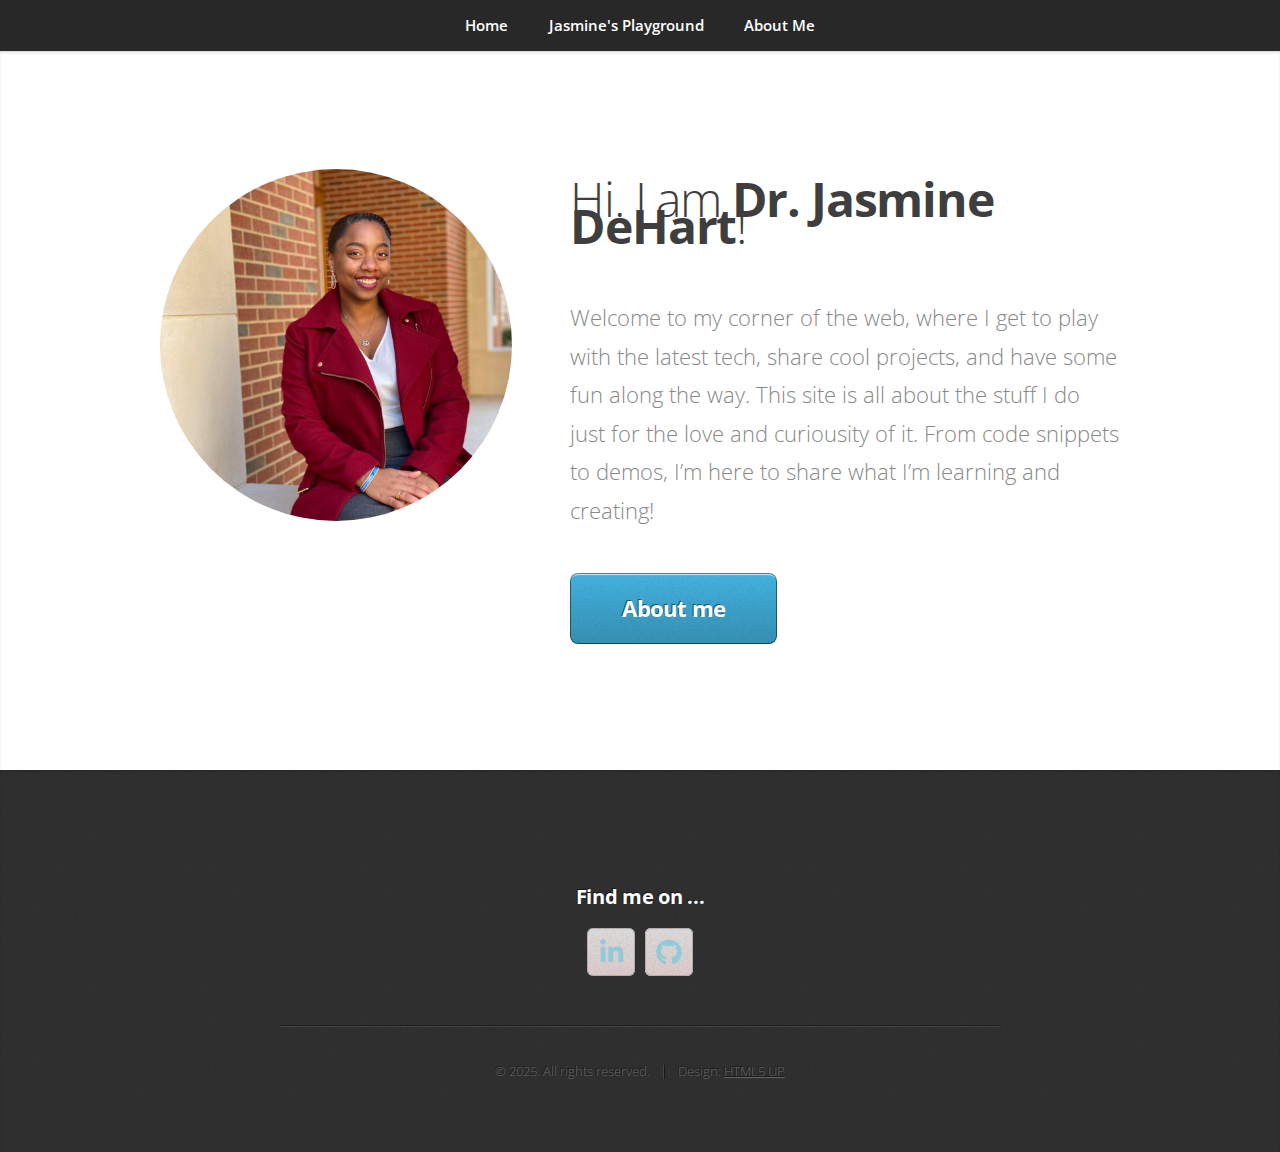
<file: index.html>
<!DOCTYPE HTML>
<!--
	Miniport by HTML5 UP
	html5up.net | @ajlkn
	Free for personal and commercial use under the CCA 3.0 license (html5up.net/license)
-->
<html>
	<head>
		<title>Jasmine DeHart, Ph.D.</title>
		<meta charset="utf-8" />
		<meta name="viewport" content="width=device-width, initial-scale=1, user-scalable=no" />
		<link rel="stylesheet" href="assets/css/main.css" />
	</head>
	<body class="is-preload">

		<!-- Nav -->
        <nav id="nav">
            <ul class="container">
                <li><a href="index.html">Home</a></li>
                <li><a href="playground.html">Jasmine's Playground</a></li>
                <li><a href="about.html">About Me</a></li>
            </ul>
        </nav>

		<!-- Home -->
			<article id="top" class="wrapper style1">
				<div class="container">
					<div class="row">
						<div class="col-4 col-5-large col-12-medium">
							<span class="image"><img src="images/website-portfolio.png" alt="" /></span>
						</div>
						<div class="col-8 col-7-large col-12-medium">
							<header>
								<h1>Hi. I am <strong>Dr. Jasmine DeHart</strong>!</h1>
							</header>
							<p>
								Welcome to my corner of the web, where I get to play with the latest tech, share cool projects, and have some fun along the way.
								This site is all about the stuff I do just for the love and curiousity of it.
								From code snippets to demos, I’m here to share what I’m learning and creating!
							</p>
							<a href="about.html" class="button large scrolly">About me</a>
						</div>
					</div>
				</div>
			</article>


		<!-- Portfolio -->
			<!-- <article id="portfolio" class="wrapper style3">
				<div class="container">
					<header>
						<h2>Here’s some stuff I made recently.</h2>
						<p>Proin odio consequat  sapien vestibulum consequat lorem dolore feugiat.</p>
					</header>
					<div class="row">
						<div class="col-4 col-6-medium col-12-small">
							<article class="box style2">
								<a href="#" class="image featured"><img src="images/pic01.jpg" alt="" /></a>
								<h3><a href="#">Magna feugiat</a></h3>
								<p>Ornare nulla proin odio consequat.</p>
							</article>
						</div>
						<div class="col-4 col-6-medium col-12-small">
							<article class="box style2">
								<a href="#" class="image featured"><img src="images/pic02.jpg" alt="" /></a>
								<h3><a href="#">Veroeros primis</a></h3>
								<p>Ornare nulla proin odio consequat.</p>
							</article>
						</div>
						<div class="col-4 col-6-medium col-12-small">
							<article class="box style2">
								<a href="#" class="image featured"><img src="images/pic03.jpg" alt="" /></a>
								<h3><a href="#">Lorem ipsum</a></h3>
								<p>Ornare nulla proin odio consequat.</p>
							</article>
						</div>
						<div class="col-4 col-6-medium col-12-small">
							<article class="box style2">
								<a href="#" class="image featured"><img src="images/pic04.jpg" alt="" /></a>
								<h3><a href="#">Tempus dolore</a></h3>
								<p>Ornare nulla proin odio consequat.</p>
							</article>
						</div>
						<div class="col-4 col-6-medium col-12-small">
							<article class="box style2">
								<a href="#" class="image featured"><img src="images/pic05.jpg" alt="" /></a>
								<h3><a href="#">Feugiat aliquam</a></h3>
								<p>Ornare nulla proin odio consequat.</p>
							</article>
						</div>
						<div class="col-4 col-6-medium col-12-small">
							<article class="box style2">
								<a href="#" class="image featured"><img src="images/pic06.jpg" alt="" /></a>
								<h3><a href="#">Sed amet ornare</a></h3>
								<p>Ornare nulla proin odio consequat.</p>
							</article>
						</div>
					</div>

				</div>
			</article> -->

		<!-- Footer -->
			<article id="contact" class="wrapper style4">
				<div class="container medium">

					<footer>
						<h3>Find me on ...</h3>
						<ul class="social">
							<li><a href="https://www.linkedin.com/in/jasmine-dehart/" class="icon brands fa-linkedin-in"><span class="label">LinkedIn</span></a></li>
							<li><a href="https://github.com/jasdehart" class="icon brands fa-github"><span class="label">Github</span></a></li>
						</ul>
						<hr />

						<ul id="copyright">
							<li>&copy; 2025. All rights reserved.</li><li>Design: <a href="http://html5up.net">HTML5 UP</a></li>
						</ul>
					</footer>
				</div>
			</article>

		<!-- Scripts -->
			<script src="assets/js/jquery.min.js"></script>
			<script src="assets/js/jquery.scrolly.min.js"></script>
			<script src="assets/js/browser.min.js"></script>
			<script src="assets/js/breakpoints.min.js"></script>
			<script src="assets/js/util.js"></script>
			<script src="assets/js/main.js"></script>

	</body>
</html>
</file>
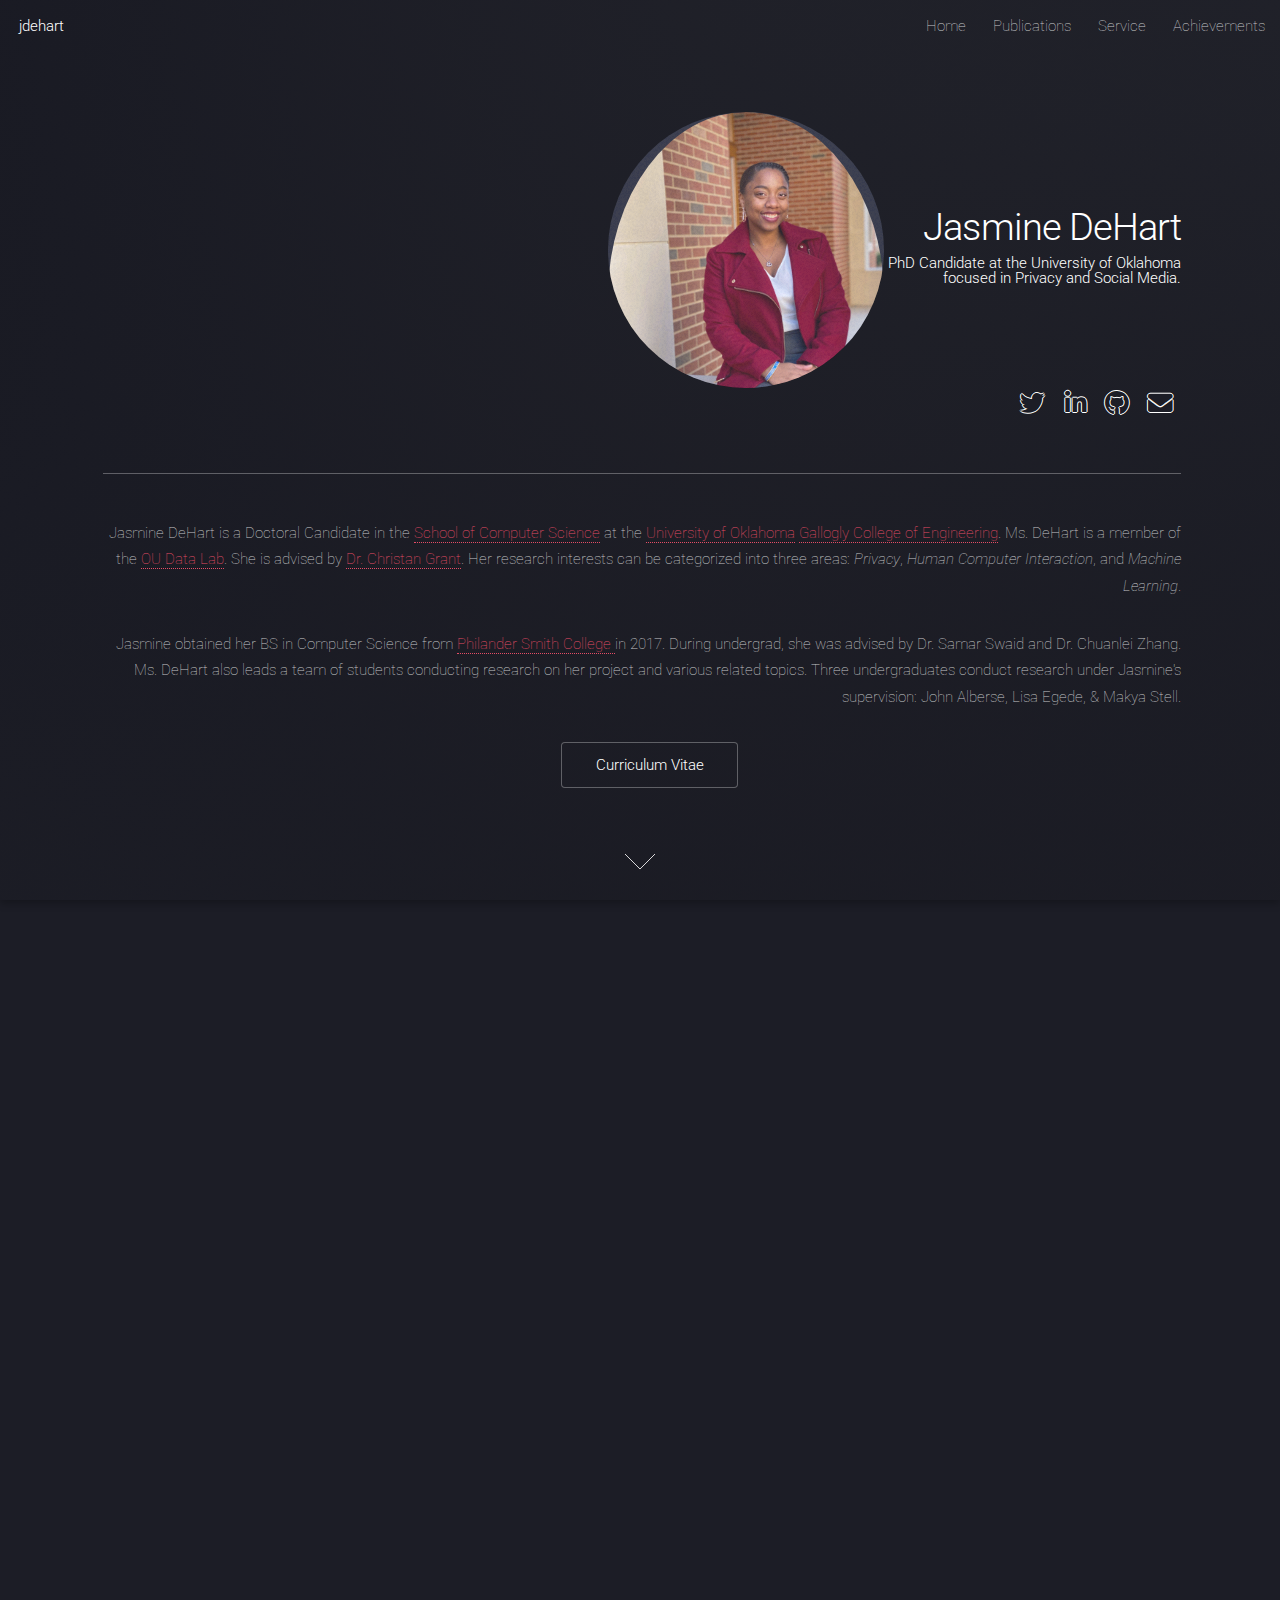
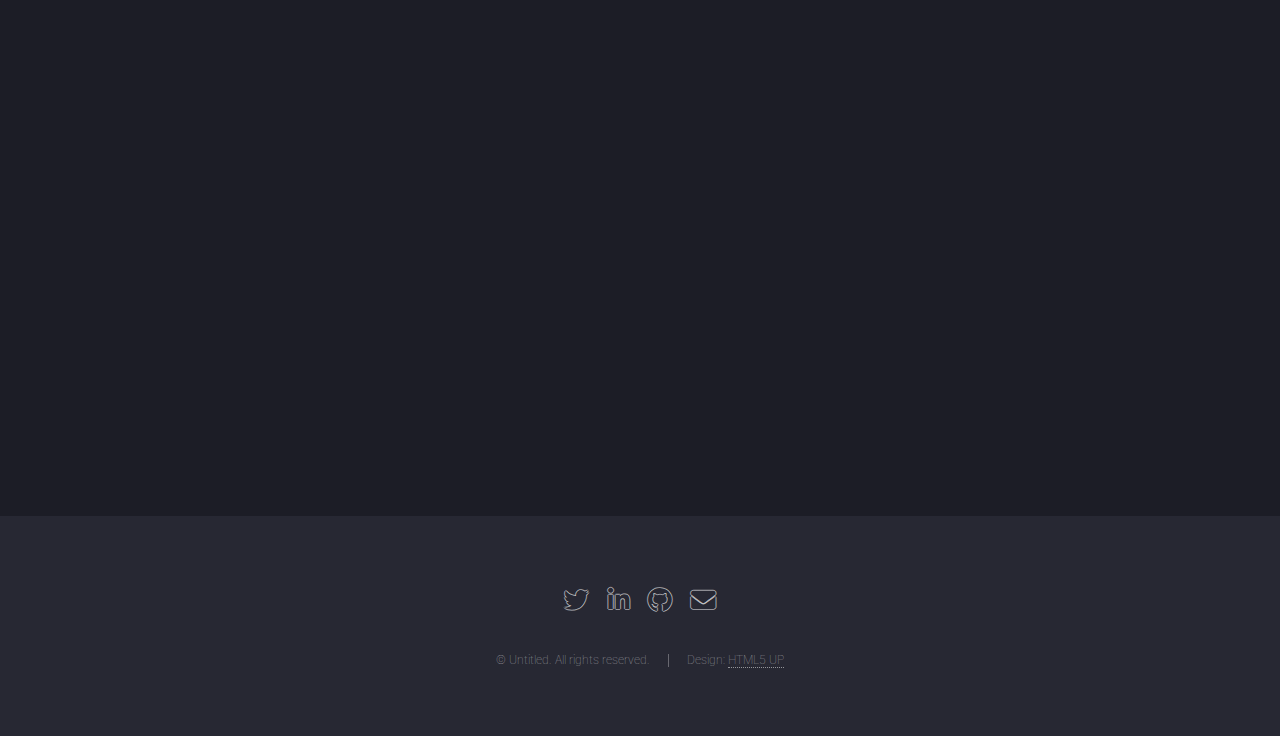
<file: verison3/index.html>
<!DOCTYPE HTML>
<!--
	Landed by HTML5 UP
	html5up.net | @ajlkn
	Free for personal and commercial use under the CCA 3.0 license (html5up.net/license)
-->
<html>
	<head>
		<title>Jasmine DeHart</title>
		<meta charset="utf-8" />
		<meta name="viewport" content="width=device-width, initial-scale=1, user-scalable=no" />
		<link rel="stylesheet" href="assets/css/main.css" />
		<noscript><link rel="stylesheet" href="assets/css/noscript.css" /></noscript>
		<!-- <link rel="shortcut icon" type="image/x-icon" href="favicon-32x32.png" /> -->

	</head>
	<body class="is-preload landing">
		<div id="page-wrapper">

			<!-- Header -->
				<header id="header">
					<h1 id="logo"><a href="index.html">jdehart</a></h1>
					<nav id="nav">
						<ul>
							<li><a href="index.html">Home</a></li>
							<li><a href="pub.html">Publications</a></li>
							<li><a href="service.html">Service</a></li>
							<li><a href="achievements.html">Achievements</a></li>
	
							</ul>

		
					</nav>
				</header>

			<!-- Banner -->
				<section id="banner">
					<div class="content">

						<span class="image"><img src="images/75429595_851342978625049_6782619801316491264_n.jpg" alt="" /></span>
						<header>
							<h2> Jasmine DeHart </h2>
								<h1>PhD Candidate at the University of Oklahoma</br>
								 focused in Privacy and Social Media.</h1>
									
						</header>

						<ul class="icons">
							<li><a href="https://twitter.com/jasdehart" class="icon brands alt fa-twitter"><span class="label">Twitter</span></a></li>
							<li><a href="https://www.linkedin.com/in/jasmine-dehart-83176378" class="icon brands alt fa-linkedin-in"><span class="label">LinkedIn</span></a></li>
							<li><a href="https://github.com/jasdehart" class="icon brands alt fa-github"><span class="label">GitHub</span></a></li>
							<li><a href="mailto:dehart.jasmine@ou.edu" class="icon solid alt fa-envelope"><span class="label">Email</span></a></li>
						</ul>
						<hr />

						<div class="col-8 col-12-medium imp-medium">

							<!-- Content -->
								<section id="content" style = "display: table; margin: 0 auto;">
							<p>Jasmine DeHart is a Doctoral Candidate in the 
							<a href="http://www.cs.ou.edu">School of Computer Science</a> 
							at the <a href="http://www.ou.edu">University of Oklahoma</a> 
							<a href="http://www.ou.edu/coe/datascience">Gallogly College of Engineering</a>. 
							Ms. DeHart is a member of the <a href="https://oudalab.github.io">OU Data Lab</a>. She is advised by <a href = "http://www.christangrant.com/">Dr. Christan Grant</a>.
							Her research interests can be categorized into three areas: <i>Privacy</i>, <i>Human Computer Interaction</i>, and <i>Machine Learning</i>. 
						</p>
							<p>Jasmine obtained her BS in Computer Science from <a href = "http://www.philander.edu"> Philander Smith College </a> in 2017. During undergrad, she was advised 
							by Dr. Samar Swaid and Dr. Chuanlei Zhang. Ms. DeHart also leads a team of students conducting research on her project and various related topics.
								Three undergraduates conduct research under Jasmine's supervision: John Alberse, Lisa Egede, & Makya Stell. </p>
								</section>
								<ul class="actions" style = "display: table; margin: 0 auto;">
									<li><a href="bio/dehart2023april.pdf" class="button">Curriculum Vitae</a></li>
								</ul>
						</div>
					</div>
					<a href="#addition" class="goto-next scrolly">Next</a>

				</section>


			<!-- Four -->
				<section id="four" class="wrapper style1 special fade-up">

					<div class="container">
						<header class="major">
							<h2>Publications</h2>
							<p>For more details about these works, please view the <a href="pub.html">Publications</a> page.</p>

								<div>
								
									<h3 style="font-family:verdana;", align="left">2022</h3>
									<p align="left"><span style = "color: #c2c509">Jasmine DeHart</span>, Christan Grant. Let me Explain! Exploring Large-Scale Networks with Mechanism Characteristics. Sunbelt Conference, International Network for Social Network Analysis (INSNA) XLII. Cairns, Australia. July 2022</p>
								<hr>
									<h3 style="font-family:verdana;", align="left">2021</h3>
									<p align="left"><span style = "color: #c2c509">Jasmine DeHart</span>, Oluwasijibomi Ajisegiri, Greg Erhardt, Jamie Cleveland, Corey E. Baker, Christan Grant. <a href ="https://www.thinkmind.org/index.php?view=article&articleid=intsys_v14_n12_2021_9">Becoming a Smart City: A Textual Analysis of the US Smart City Finalists.</a> International Journal on Advances in Intelligent Systems, Vol. 14, No. 1. December 2021. </p>
									<p align="left"><span style = "color: #c2c509">Jasmine DeHart</span>, Chenguang Xu, Lisa Egede, Christan Grant. <a href="https://ieeexplore.ieee.org/document/9671478">Proposing an Interactive Audit Pipeline for Visual Privacy Research.</a>a 2021 IEEE International Conference on Big Data (BigData). Orlando, FL. December 2021. [<a href="https://arxiv.org/abs/2111.03984">arXiv</a>] </p>
									<p align="left">Makya Stell, <span style = "color: #c2c509">Jasmine DeHart</span>, Christan Grant. <a href ="https://shareok.org/handle/11244/330967"> Visual Security and Safety (VSS)</a>. 27th Annual OK-LSAMP Research Symposium. October 2021.</p>
								<hr>

									<h3 style="font-family:verdana;" align="left">2020</h3>
									<p align="left"><span style = "color: #c2c509">Jasmine DeHart</span>, Makya Stell, Christan Grant. <a href = "https://www.mdpi.com/2078-2489/11/2/57"> Social Media and the Scourge of Visual Privacy.</a>
									Information (MDPI). Special Issue: End of Privacy? 11(2), 57. 2020.</p>
									<p align="left"><span style = "color: #c2c509">Jasmine DeHart</span>, Corey Baker, Christan Grant. <a href="http://www.thinkmind.org/index.php?view=article&amp;articleid=icwmc_2020_1_50_20049">Considerations for Designing Private and Inexpensive Smart Cities</a>.
									The Sixteenth International Conference on Wireless and Mobile Communications (ICWMC). pg 30-33. Porto, Portugal. 2020.</p>
								
								<hr>
									<h3 style="font-family:verdana;" align="left">2018</h3>
										<p align="left"><span style = "color: #c2c509">Jasmine DeHart</span>, Christan Grant. <a href = "https://www.ieee-security.org/TC/SP2018/poster-abstracts/oakland2018-paper27-poster-abstract.pdf"> Visual Content Privacy Leaks on Social Media.</a>
										The 39th IEEE Symposium on Security and Privacy (S&P). San Franciso, CA. 2018.</p>
								</div>
					</div>
				</section>


			<!-- Footer -->
				<footer id="footer">
					<ul class="icons">
						<li><a href="https://twitter.com/jasdehart" class="icon brands alt fa-twitter"><span class="label">Twitter</span></a></li>
						<li><a href="https://www.linkedin.com/in/jasmine-dehart-83176378" class="icon brands alt fa-linkedin-in"><span class="label">LinkedIn</span></a></li>
						<li><a href="https://github.com/jasdehart" class="icon brands alt fa-github"><span class="label">GitHub</span></a></li>
						<li><a href="mailto:dehart.jasmine@ou.edu" class="icon solid alt fa-envelope"><span class="label">Email</span></a></li>
					</ul>
					<ul class="copyright">
						<li>&copy; Untitled. All rights reserved.</li><li>Design: <a href="http://html5up.net">HTML5 UP</a></li>
					</ul>
				</footer>

		</div>

		<!-- Scripts -->
			<script src="assets/js/jquery.min.js"></script>
			<script src="assets/js/jquery.scrolly.min.js"></script>
			<script src="assets/js/jquery.dropotron.min.js"></script>
			<script src="assets/js/jquery.scrollex.min.js"></script>
			<script src="assets/js/browser.min.js"></script>
			<script src="assets/js/breakpoints.min.js"></script>
			<script src="assets/js/util.js"></script>
			<script src="assets/js/main.js"></script>

	</body>
</html>
</file>
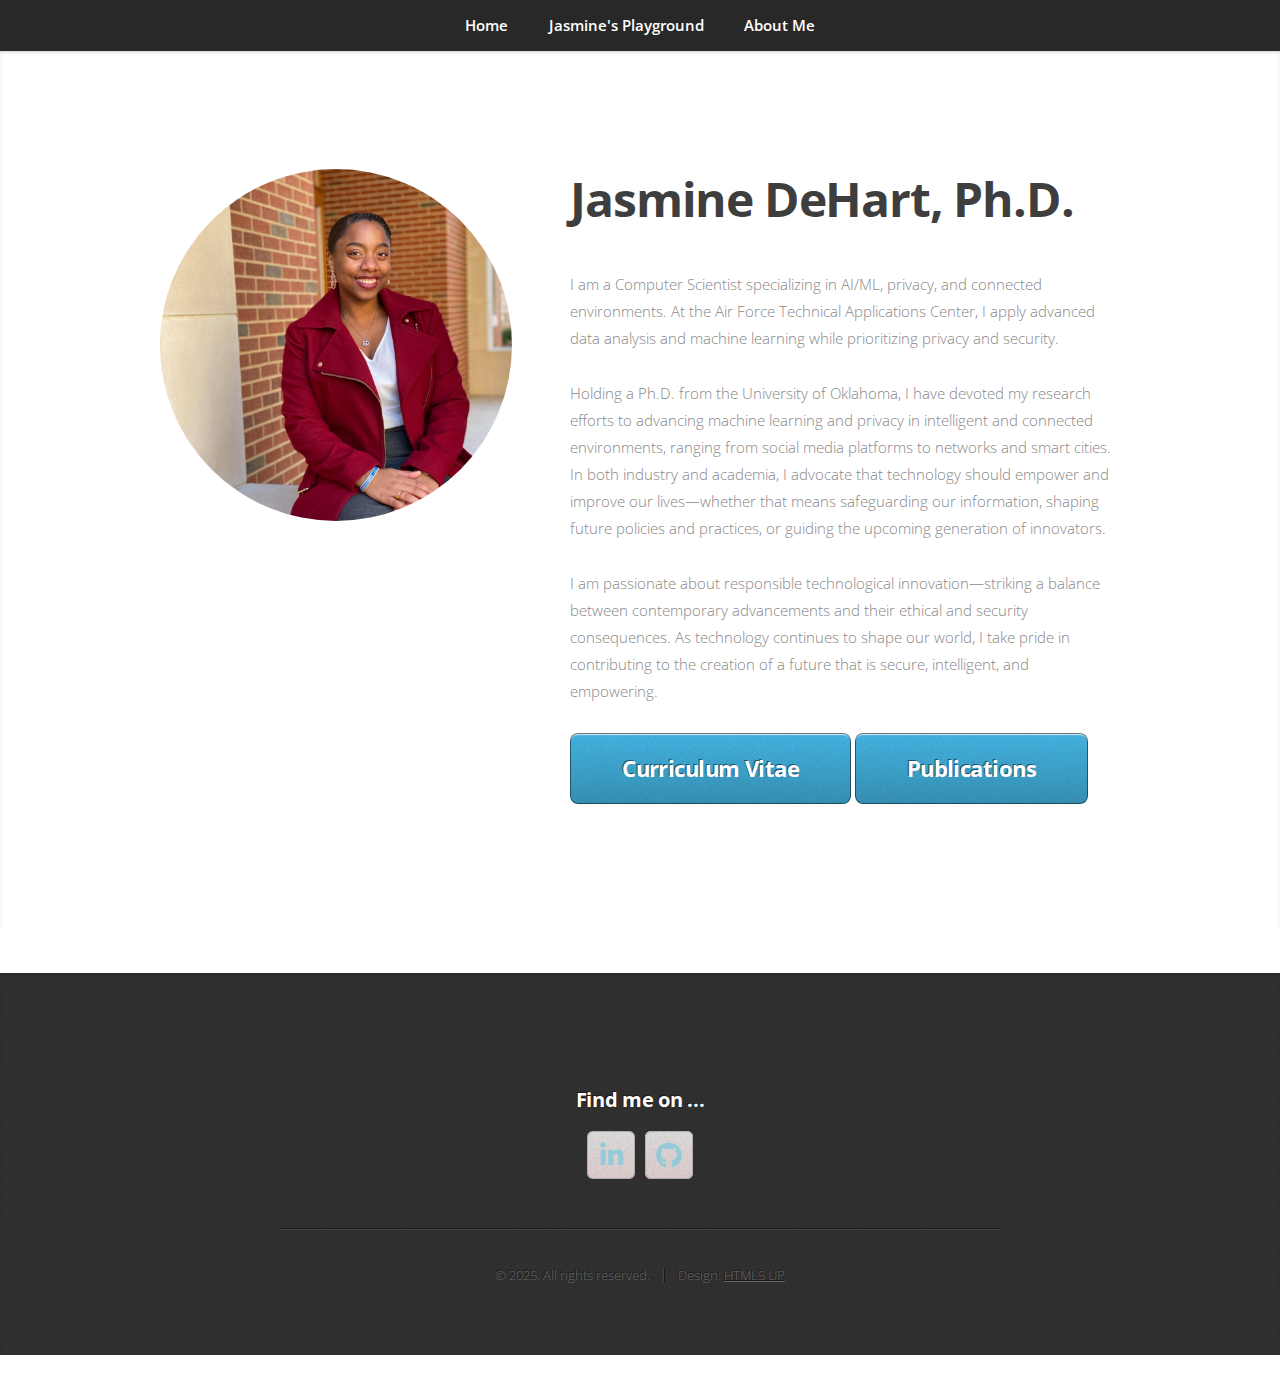
<file: about.html>
<!DOCTYPE HTML>
<!--
	Landed by HTML5 UP
	html5up.net | @ajlkn
	Free for personal and commercial use under the CCA 3.0 license (html5up.net/license)
-->
<html>
	<head>
        <head>
            <title>Jasmine DeHart, Ph.D.</title>
            <meta charset="utf-8" />
            <meta name="viewport" content="width=device-width, initial-scale=1, user-scalable=no" />
            <link rel="stylesheet" href="assets/css/main.css" />
        </head>
	<body class="is-preload">
		<div id="page-wrapper">

		<!-- Nav -->
        <nav id="nav">
            <ul class="container">
                <li><a href="index.html">Home</a></li>
                <li><a href="playground.html">Jasmine's Playground</a></li>
                <li><a href="about.html">About Me</a></li>
            </ul>
        </nav>


        		<!-- Home -->
			<article id="top" class="wrapper style1">
				<div class="container">
					<div class="row">
						<div class="col-4 col-5-large col-12-medium">
							<span class="image fit"><img src="images/website-portfolio.png" alt="" /></span>
                            <!-- <br \> <br \> -->
                            <!-- <br \> <br \> -->
                            <!-- <a href="bio/dehart_May2021.pdf" class="button large scrolly">Curriculum Vitae</a> -->
                            <!-- <a href="pub.html" class="button large scrolly">Publications</a> -->
                            
                            <!-- <ul class="social">
                                <li><a href="https://www.linkedin.com/in/jasmine-dehart/" class="icon brands fa-linkedin-in"><span class="label">LinkedIn</span></a></li>
                                <li><a href="https://github.com/jasdehart" class="icon brands fa-github"><span class="label">Github</span></a></li>
                            </ul> -->


						</div>
						<div class="col-8 col-7-large col-12-medium">
							<header>
								<h1> <strong>Jasmine DeHart, Ph.D.</strong></h1>
							</header>
							<small>I am a Computer Scientist specializing in AI/ML, privacy, and connected environments.
                                At the Air Force Technical Applications Center, I apply advanced data analysis and machine learning while prioritizing privacy and security. <br \><br \>

                                Holding a Ph.D. from the University of Oklahoma, I have devoted my research efforts to advancing machine learning and privacy in intelligent and connected environments, ranging from social media platforms to networks and smart cities.
                                In both industry and academia, I advocate that technology should empower and improve our lives—whether that means safeguarding our information, shaping future policies and practices, or guiding the upcoming generation of innovators.
                                <br \><br \>
                                I am passionate about responsible technological innovation—striking a balance between contemporary advancements and their ethical and security consequences.
                                As technology continues to shape our world, I take pride in contributing to the creation of a future that is secure, intelligent, and empowering. </small>
								<br \><br \>
							<a href="bio/dehart2025GovResume.pdf" class="button large scrolly">Curriculum Vitae</a>
							<a href="pub.html" class="button large scrolly">Publications</a>
						</div>
					</div>
				</div>
			</article>



        		<!-- Footer -->
			<article id="contact" class="wrapper style4">
				<div class="container medium">
					<footer>
						<h3>Find me on ...</h3>
						<ul class="social">
							<li><a href="https://www.linkedin.com/in/jasmine-dehart/" class="icon brands fa-linkedin-in"><span class="label">LinkedIn</span></a></li>
							<li><a href="https://github.com/jasdehart" class="icon brands fa-github"><span class="label">Github</span></a></li>
						</ul>
						<hr />

						<ul id="copyright">
							<li>&copy; 2025. All rights reserved.</li><li>Design: <a href="http://html5up.net">HTML5 UP</a></li>
						</ul>
					</footer>
				</div>
			</article>

		<!-- Scripts -->
        <script src="assets/js/jquery.min.js"></script>
        <script src="assets/js/jquery.scrolly.min.js"></script>
        <script src="assets/js/browser.min.js"></script>
        <script src="assets/js/breakpoints.min.js"></script>
        <script src="assets/js/util.js"></script>
        <script src="assets/js/main.js"></script>

</body>
</html>
</file>
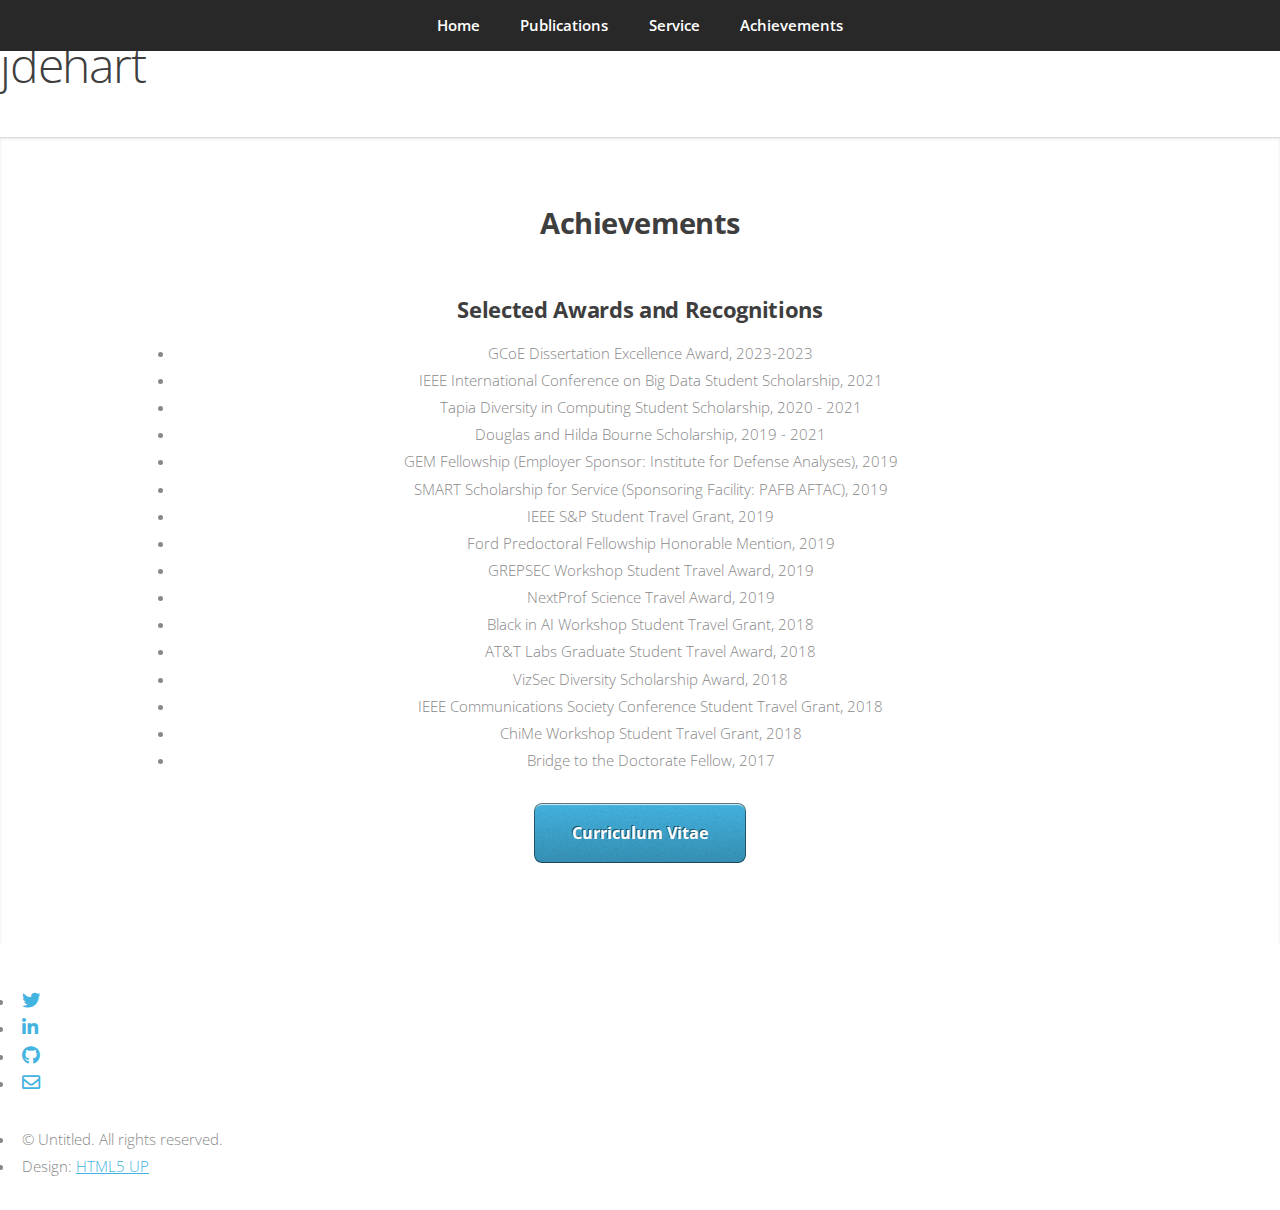
<file: achievements.html>
<!DOCTYPE HTML>
<!--
	Landed by HTML5 UP
	html5up.net | @ajlkn
	Free for personal and commercial use under the CCA 3.0 license (html5up.net/license)
-->
<html>
	<head>
		<title>Jasmine DeHart -- Achievements</title>
		<meta charset="utf-8" />
		<meta name="viewport" content="width=device-width, initial-scale=1, user-scalable=no" />
		<link rel="stylesheet" href="assets/css/main.css" />
		<noscript><link rel="stylesheet" href="assets/css/noscript.css" /></noscript>
	</head>
	<body class="is-preload">
		<div id="page-wrapper">

			<!-- Header -->
			<header id="header">
				<h1 id="logo"><a href="index.html">jdehart</a></h1>
				<nav id="nav">
					<ul>
						<li><a href="index.html">Home</a></li>
						<!-- <li><a href="#">About Me</a></li> -->
						<li><a href="pub.html">Publications</a></li>
						<li><a href="service.html">Service</a></li>
						<li><a href="achievements.html">Achievements</a></li>

						</ul>
					</nav>
				</header>

			<!-- Main -->
				<div id="main" class="wrapper style1">
					<div class="container">
						<header class="major">
							<h2>Achievements</h2>
							<!-- <p>Ipsum dolor feugiat aliquam tempus sed magna lorem consequat accumsan</p> -->
						</header>
						<!-- <div class="row gtr-150">
							<div class="col-4 col-12-medium">

								<!- Sidebar 
									<section id="sidebar">
										<section>
											<h3>Magna Feugiat</h3>
											<p>Sed tristique purus vitae volutpat commodo suscipit amet sed nibh. Proin a ullamcorper sed blandit. Sed tristique purus vitae volutpat commodo suscipit ullamcorper commodo suscipit amet sed nibh. Proin a ullamcorper sed blandit..</p>
											<footer>
												<ul class="actions">
													<li><a href="#" class="button">Learn More</a></li>
												</ul>
											</footer>
										</section>
										<hr />
										<section>
											<a href="#" class="image fit"><img src="images/pic06.jpg" alt="" /></a>
											<h3>Amet Lorem Tempus</h3>
											<p>Sed tristique purus vitae volutpat commodo suscipit amet sed nibh. Proin a ullamcorper sed blandit. Sed tristique purus vitae volutpat commodo suscipit ullamcorper sed blandit lorem ipsum dolore.</p>
											<footer>
												<ul class="actions">
													<li><a href="#" class="button">Learn More</a></li>
												</ul>
											</footer>
										</section>
									</section>

							</div> -->
							<div class="col-8 col-12-medium imp-medium">

								<!-- Content -->
									<section id="content">
										<!-- <a href="#" class="image fit"><img src="images/pic05.jpg" alt="" /></a> -->

										<h3>Selected Awards and Recognitions</h3>
										<ul>
											<li>GCoE Dissertation Excellence Award, 2023-2023</li>
											<li>IEEE International Conference on Big Data Student Scholarship, 2021</li>
											<li>Tapia Diversity in Computing Student Scholarship, 2020 - 2021</li>
											<li>Douglas and Hilda Bourne Scholarship, 2019 - 2021</li>
											<li>GEM Fellowship (Employer Sponsor: Institute for Defense Analyses), 2019</li>
											<li>SMART Scholarship for Service (Sponsoring Facility: PAFB AFTAC), 2019</li>
											<li>IEEE S&P Student Travel Grant, 2019</li>
											<li>Ford Predoctoral Fellowship Honorable Mention, 2019</li>
											<li>GREPSEC Workshop Student Travel Award, 2019</li>
											<li>NextProf Science Travel Award, 2019</li>
											<li>Black in AI Workshop Student Travel Grant, 2018</li>
											<li>AT&T Labs Graduate Student Travel Award, 2018 </li>
											<li>VizSec Diversity Scholarship Award, 2018 </li>
											<li>IEEE Communications Society Conference Student Travel Grant, 2018</li>
											<li>ChiMe Workshop Student Travel Grant, 2018 </li>
											<li>Bridge to the Doctorate Fellow, 2017</li>
			
										</ul>
										<ul class="actions" style = "display: table; margin: 0 auto;">
											<li><a href="bio/dehart2023april.pdf" class="button">Curriculum Vitae</a></li>
										</ul>
									</section>

							</div>
						</div>
					</div>
				</div>

			<!-- Footer -->
				<footer id="footer">
					<ul class="icons">
						<li><a href="https://twitter.com/jasdehart" class="icon brands alt fa-twitter"><span class="label">Twitter</span></a></li>
						<li><a href="https://www.linkedin.com/in/jasmine-dehart-83176378" class="icon brands alt fa-linkedin-in"><span class="label">LinkedIn</span></a></li>
						<li><a href="https://github.com/jasdehart" class="icon brands alt fa-github"><span class="label">GitHub</span></a></li>
						<li><a href="mailto:dehart.jasmine@ou.edu" class="icon solid alt fa-envelope"><span class="label">Email</span></a></li>
					</ul>

					<ul class="copyright">
						<li>&copy; Untitled. All rights reserved.</li><li>Design: <a href="http://html5up.net">HTML5 UP</a></li>
					</ul>
				</footer>

		</div>

		<!-- Scripts -->
			<script src="assets/js/jquery.min.js"></script>
			<script src="assets/js/jquery.scrolly.min.js"></script>
			<script src="assets/js/jquery.dropotron.min.js"></script>
			<script src="assets/js/jquery.scrollex.min.js"></script>
			<script src="assets/js/browser.min.js"></script>
			<script src="assets/js/breakpoints.min.js"></script>
			<script src="assets/js/util.js"></script>
			<script src="assets/js/main.js"></script>

	</body>
</html>
</file>
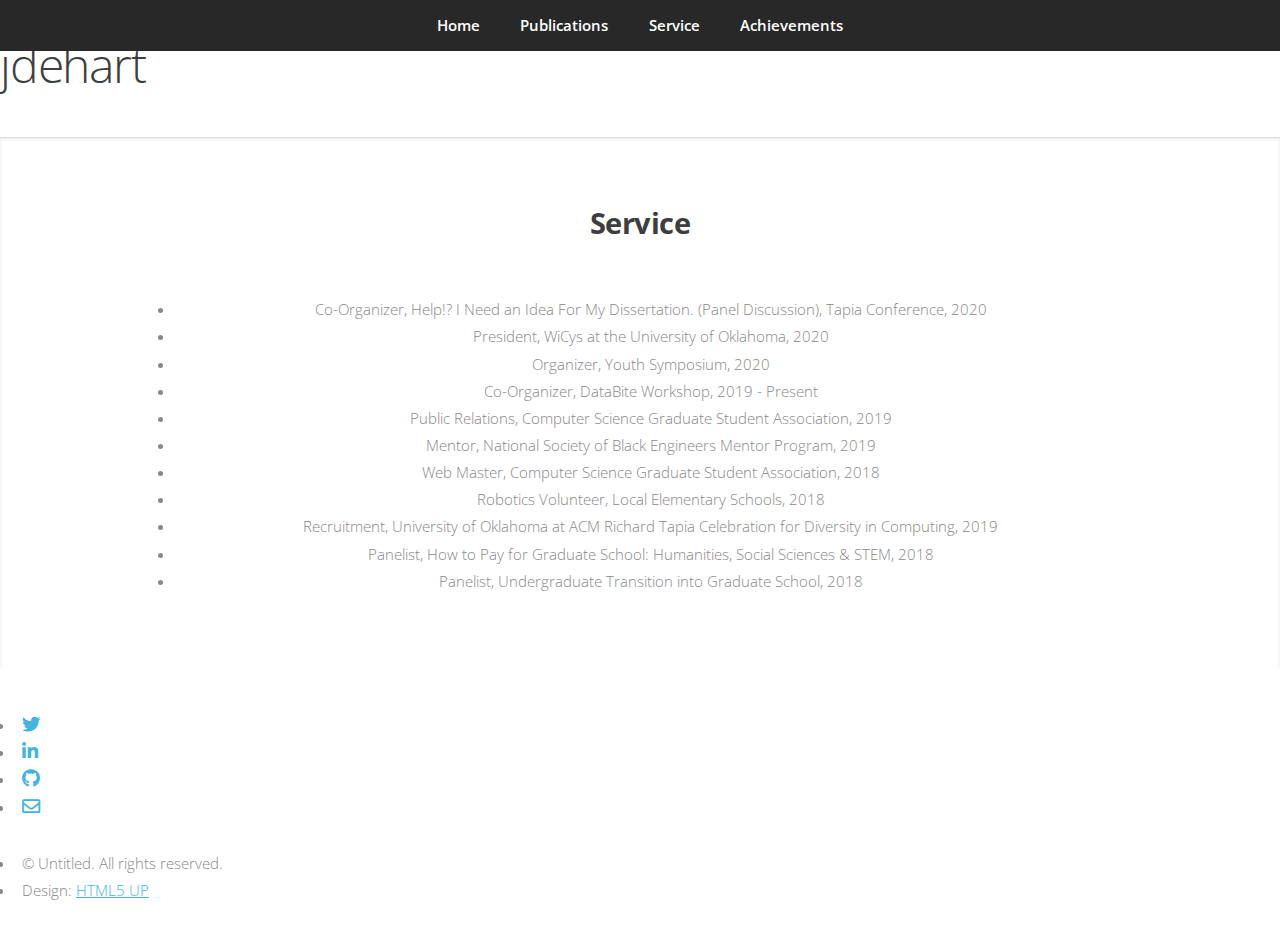
<file: elements.html>
<!DOCTYPE HTML>
<!--
	Landed by HTML5 UP
	html5up.net | @ajlkn
	Free for personal and commercial use under the CCA 3.0 license (html5up.net/license)
-->
<html>
	<head>
		<title>Jasmine DeHart -- Achievements</title>
		<meta charset="utf-8" />
		<meta name="viewport" content="width=device-width, initial-scale=1, user-scalable=no" />
		<link rel="stylesheet" href="assets/css/main.css" />
		<noscript><link rel="stylesheet" href="assets/css/noscript.css" /></noscript>
	</head>
	<body class="is-preload">
		<div id="page-wrapper">

			<!-- Header -->
			<header id="header">
				<h1 id="logo"><a href="index.html">jdehart</a></h1>
				<nav id="nav">
					<ul>
						<li><a href="index.html">Home</a></li>
						<!-- <li><a href="#">About Me</a></li> -->
						<li><a href="right-sidebar.html">Publications</a></li>
						<li><a href="elements.html">Service</a></li>
						<li><a href="left-sidebar.html">Achievements</a></li>

						</ul>
					</nav>
				</header>

			<!-- Main -->
				<div id="main" class="wrapper style1">
					<div class="container">
						<header class="major">
							<h2>Service</h2>
							<!-- <p>Ipsum dolor feugiat aliquam tempus sed magna lorem consequat accumsan</p> -->
						</header>
						<!-- <div class="row gtr-150">
							<div class="col-4 col-12-medium">

								<!- Sidebar 
									<section id="sidebar">
										<section>
											<h3>Magna Feugiat</h3>
											<p>Sed tristique purus vitae volutpat commodo suscipit amet sed nibh. Proin a ullamcorper sed blandit. Sed tristique purus vitae volutpat commodo suscipit ullamcorper commodo suscipit amet sed nibh. Proin a ullamcorper sed blandit..</p>
											<footer>
												<ul class="actions">
													<li><a href="#" class="button">Learn More</a></li>
												</ul>
											</footer>
										</section>
										<hr />
										<section>
											<a href="#" class="image fit"><img src="images/pic06.jpg" alt="" /></a>
											<h3>Amet Lorem Tempus</h3>
											<p>Sed tristique purus vitae volutpat commodo suscipit amet sed nibh. Proin a ullamcorper sed blandit. Sed tristique purus vitae volutpat commodo suscipit ullamcorper sed blandit lorem ipsum dolore.</p>
											<footer>
												<ul class="actions">
													<li><a href="#" class="button">Learn More</a></li>
												</ul>
											</footer>
										</section>
									</section>

							</div> -->
							<div class="col-8 col-12-medium imp-medium">

								<!-- Content -->
									<section id="content">
										<!-- <a href="#" class="image fit"><img src="images/pic05.jpg" alt="" /></a> -->

										<!-- <h3>Service</h3> -->
										<ul>
											<li> Co-Organizer, Help!? I Need an Idea For My Dissertation.
												(Panel Discussion), Tapia Conference, 2020</li>
											<li> President, WiCys at the University of Oklahoma, 2020 </li>
											<li> Organizer, Youth Symposium, 2020</li>
											<li> Co-Organizer, DataBite Workshop, 2019 - Present</li>
											<li> Public Relations, Computer Science Graduate Student Association, 2019 </li>
											<li> Mentor, National Society of Black Engineers Mentor Program, 2019</li>
											<li> Web Master, Computer Science Graduate Student Association, 2018</li>
											<li> Robotics Volunteer, Local Elementary Schools, 2018</li>
											<li>Recruitment, University of Oklahoma at ACM Richard Tapia Celebration for Diversity in Computing, 2019</li>
											<li>Panelist, How to Pay for Graduate School: Humanities, Social Sciences & STEM, 2018</li>
											<li>Panelist, Undergraduate Transition into Graduate School, 2018</li>
			
										</ul>
									</section>

							</div>
						</div>
					</div>
				</div>

			<!-- Footer -->
				<footer id="footer">
					<ul class="icons">
						<li><a href="https://twitter.com/jasdehart" class="icon brands alt fa-twitter"><span class="label">Twitter</span></a></li>
						<li><a href="https://www.linkedin.com/in/jasmine-dehart-83176378" class="icon brands alt fa-linkedin-in"><span class="label">LinkedIn</span></a></li>
						<li><a href="https://github.com/jasdehart" class="icon brands alt fa-github"><span class="label">GitHub</span></a></li>
						<li><a href="mailto:dehart.jasmine@ou.edu" class="icon solid alt fa-envelope"><span class="label">Email</span></a></li>
					</ul>

					<ul class="copyright">
						<li>&copy; Untitled. All rights reserved.</li><li>Design: <a href="http://html5up.net">HTML5 UP</a></li>
					</ul>
				</footer>

		</div>

		<!-- Scripts -->
			<script src="assets/js/jquery.min.js"></script>
			<script src="assets/js/jquery.scrolly.min.js"></script>
			<script src="assets/js/jquery.dropotron.min.js"></script>
			<script src="assets/js/jquery.scrollex.min.js"></script>
			<script src="assets/js/browser.min.js"></script>
			<script src="assets/js/breakpoints.min.js"></script>
			<script src="assets/js/util.js"></script>
			<script src="assets/js/main.js"></script>

	</body>
</html>
</file>
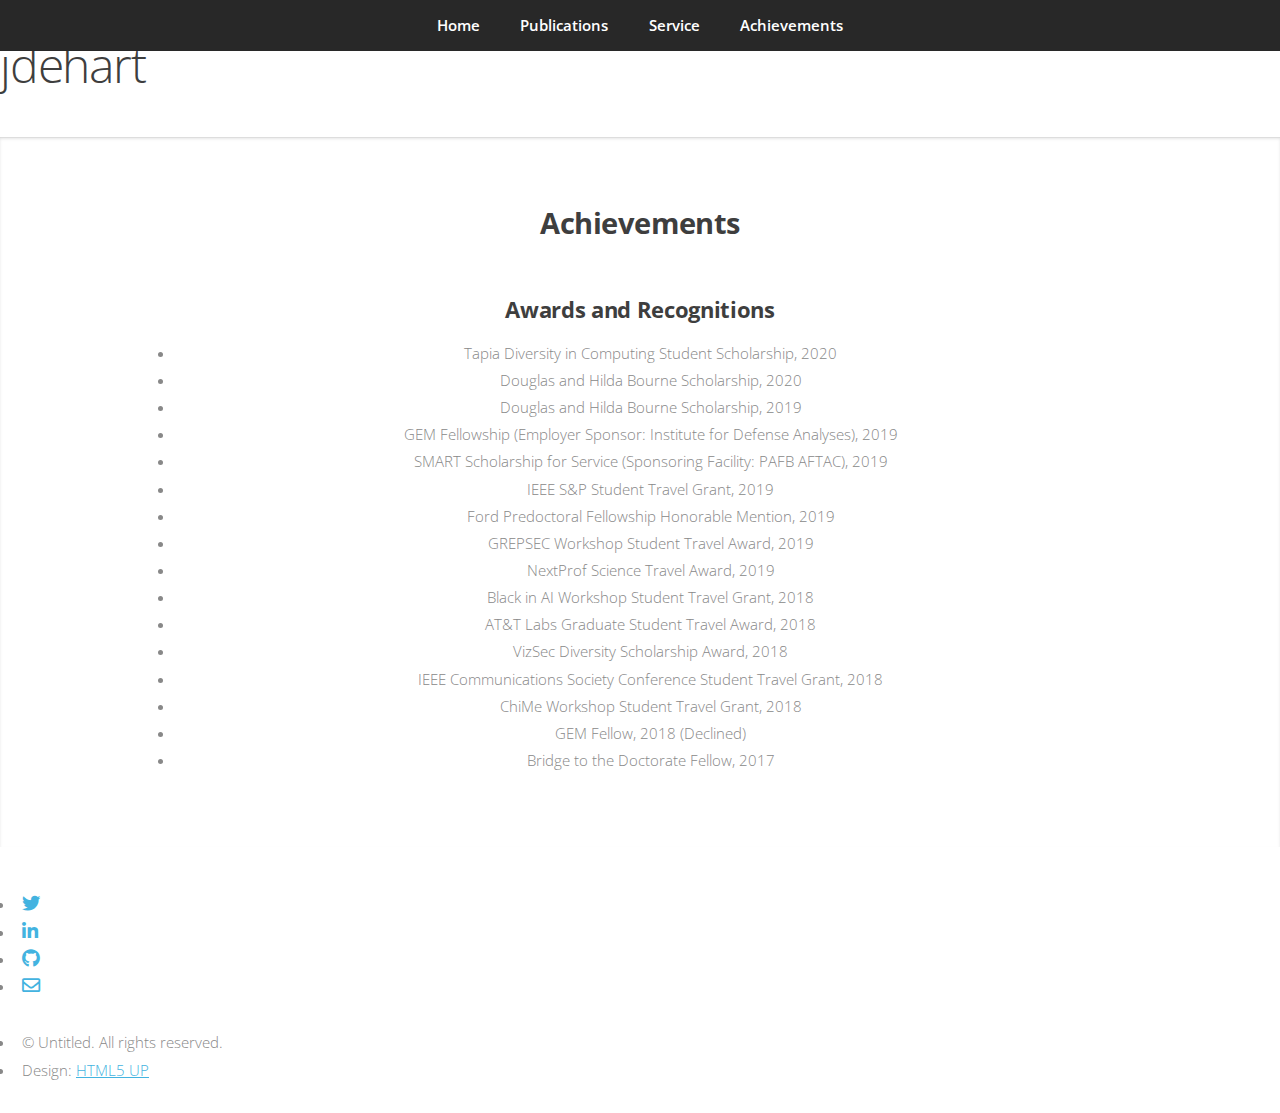
<file: left-sidebar.html>
<!DOCTYPE HTML>
<!--
	Landed by HTML5 UP
	html5up.net | @ajlkn
	Free for personal and commercial use under the CCA 3.0 license (html5up.net/license)
-->
<html>
	<head>
		<title>Jasmine DeHart -- Achievements</title>
		<meta charset="utf-8" />
		<meta name="viewport" content="width=device-width, initial-scale=1, user-scalable=no" />
		<link rel="stylesheet" href="assets/css/main.css" />
		<noscript><link rel="stylesheet" href="assets/css/noscript.css" /></noscript>
	</head>
	<body class="is-preload">
		<div id="page-wrapper">

			<!-- Header -->
			<header id="header">
				<h1 id="logo"><a href="index.html">jdehart</a></h1>
				<nav id="nav">
					<ul>
						<li><a href="index.html">Home</a></li>
						<!-- <li><a href="#">About Me</a></li> -->
						<li><a href="right-sidebar.html">Publications</a></li>
						<li><a href="elements.html">Service</a></li>
						<li><a href="left-sidebar.html">Achievements</a></li>

						</ul>
					</nav>
				</header>

			<!-- Main -->
				<div id="main" class="wrapper style1">
					<div class="container">
						<header class="major">
							<h2>Achievements</h2>
							<!-- <p>Ipsum dolor feugiat aliquam tempus sed magna lorem consequat accumsan</p> -->
						</header>
						<!-- <div class="row gtr-150">
							<div class="col-4 col-12-medium">

								<!- Sidebar 
									<section id="sidebar">
										<section>
											<h3>Magna Feugiat</h3>
											<p>Sed tristique purus vitae volutpat commodo suscipit amet sed nibh. Proin a ullamcorper sed blandit. Sed tristique purus vitae volutpat commodo suscipit ullamcorper commodo suscipit amet sed nibh. Proin a ullamcorper sed blandit..</p>
											<footer>
												<ul class="actions">
													<li><a href="#" class="button">Learn More</a></li>
												</ul>
											</footer>
										</section>
										<hr />
										<section>
											<a href="#" class="image fit"><img src="images/pic06.jpg" alt="" /></a>
											<h3>Amet Lorem Tempus</h3>
											<p>Sed tristique purus vitae volutpat commodo suscipit amet sed nibh. Proin a ullamcorper sed blandit. Sed tristique purus vitae volutpat commodo suscipit ullamcorper sed blandit lorem ipsum dolore.</p>
											<footer>
												<ul class="actions">
													<li><a href="#" class="button">Learn More</a></li>
												</ul>
											</footer>
										</section>
									</section>

							</div> -->
							<div class="col-8 col-12-medium imp-medium">

								<!-- Content -->
									<section id="content">
										<!-- <a href="#" class="image fit"><img src="images/pic05.jpg" alt="" /></a> -->

										<h3>Awards and Recognitions</h3>
										<ul>
											<li> Tapia Diversity in Computing Student Scholarship, 2020</li>
											<li> Douglas and Hilda Bourne Scholarship, 2020</li>
											<li> Douglas and Hilda Bourne Scholarship, 2019</li>
											<li>GEM Fellowship (Employer Sponsor: Institute for Defense Analyses), 2019</li>
											<li>SMART Scholarship for Service (Sponsoring Facility: PAFB AFTAC), 2019</li>
											<li>IEEE S&P Student Travel Grant, 2019</li>
											<li>Ford Predoctoral Fellowship Honorable Mention, 2019</li>
											<li>GREPSEC Workshop Student Travel Award, 2019</li>
											<li>NextProf Science Travel Award, 2019</li>
											<li>Black in AI Workshop Student Travel Grant, 2018</li>
											<li>AT&T Labs Graduate Student Travel Award, 2018 </li>
											<li>VizSec Diversity Scholarship Award, 2018 </li>
											<li>IEEE Communications Society Conference Student Travel Grant, 2018</li>
											<li>ChiMe Workshop Student Travel Grant, 2018 </li>
											<li>GEM Fellow, 2018 (Declined)</li>
											<li>Bridge to the Doctorate Fellow, 2017</li>
			
										</ul>
									</section>

							</div>
						</div>
					</div>
				</div>

			<!-- Footer -->
				<footer id="footer">
					<ul class="icons">
						<li><a href="https://twitter.com/jasdehart" class="icon brands alt fa-twitter"><span class="label">Twitter</span></a></li>
						<li><a href="https://www.linkedin.com/in/jasmine-dehart-83176378" class="icon brands alt fa-linkedin-in"><span class="label">LinkedIn</span></a></li>
						<li><a href="https://github.com/jasdehart" class="icon brands alt fa-github"><span class="label">GitHub</span></a></li>
						<li><a href="mailto:dehart.jasmine@ou.edu" class="icon solid alt fa-envelope"><span class="label">Email</span></a></li>
					</ul>

					<ul class="copyright">
						<li>&copy; Untitled. All rights reserved.</li><li>Design: <a href="http://html5up.net">HTML5 UP</a></li>
					</ul>
				</footer>

		</div>

		<!-- Scripts -->
			<script src="assets/js/jquery.min.js"></script>
			<script src="assets/js/jquery.scrolly.min.js"></script>
			<script src="assets/js/jquery.dropotron.min.js"></script>
			<script src="assets/js/jquery.scrollex.min.js"></script>
			<script src="assets/js/browser.min.js"></script>
			<script src="assets/js/breakpoints.min.js"></script>
			<script src="assets/js/util.js"></script>
			<script src="assets/js/main.js"></script>

	</body>
</html>
</file>
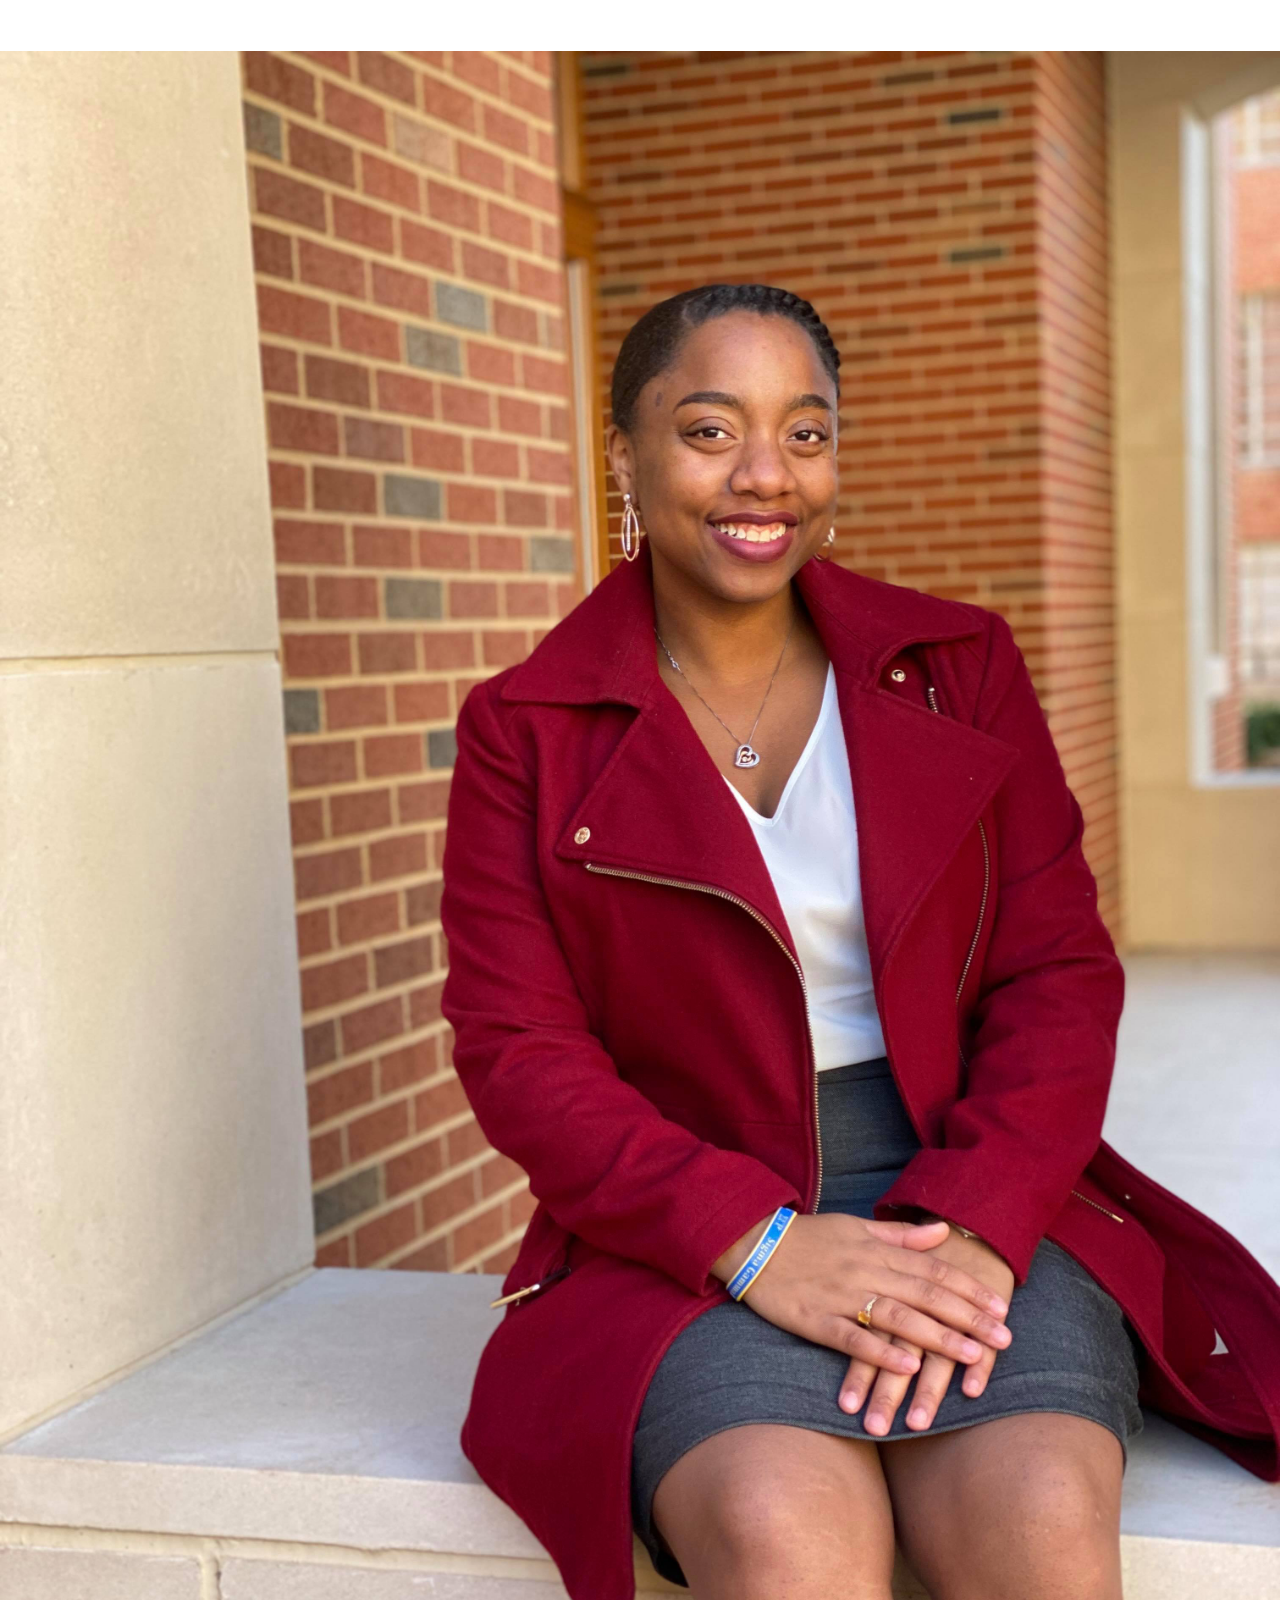
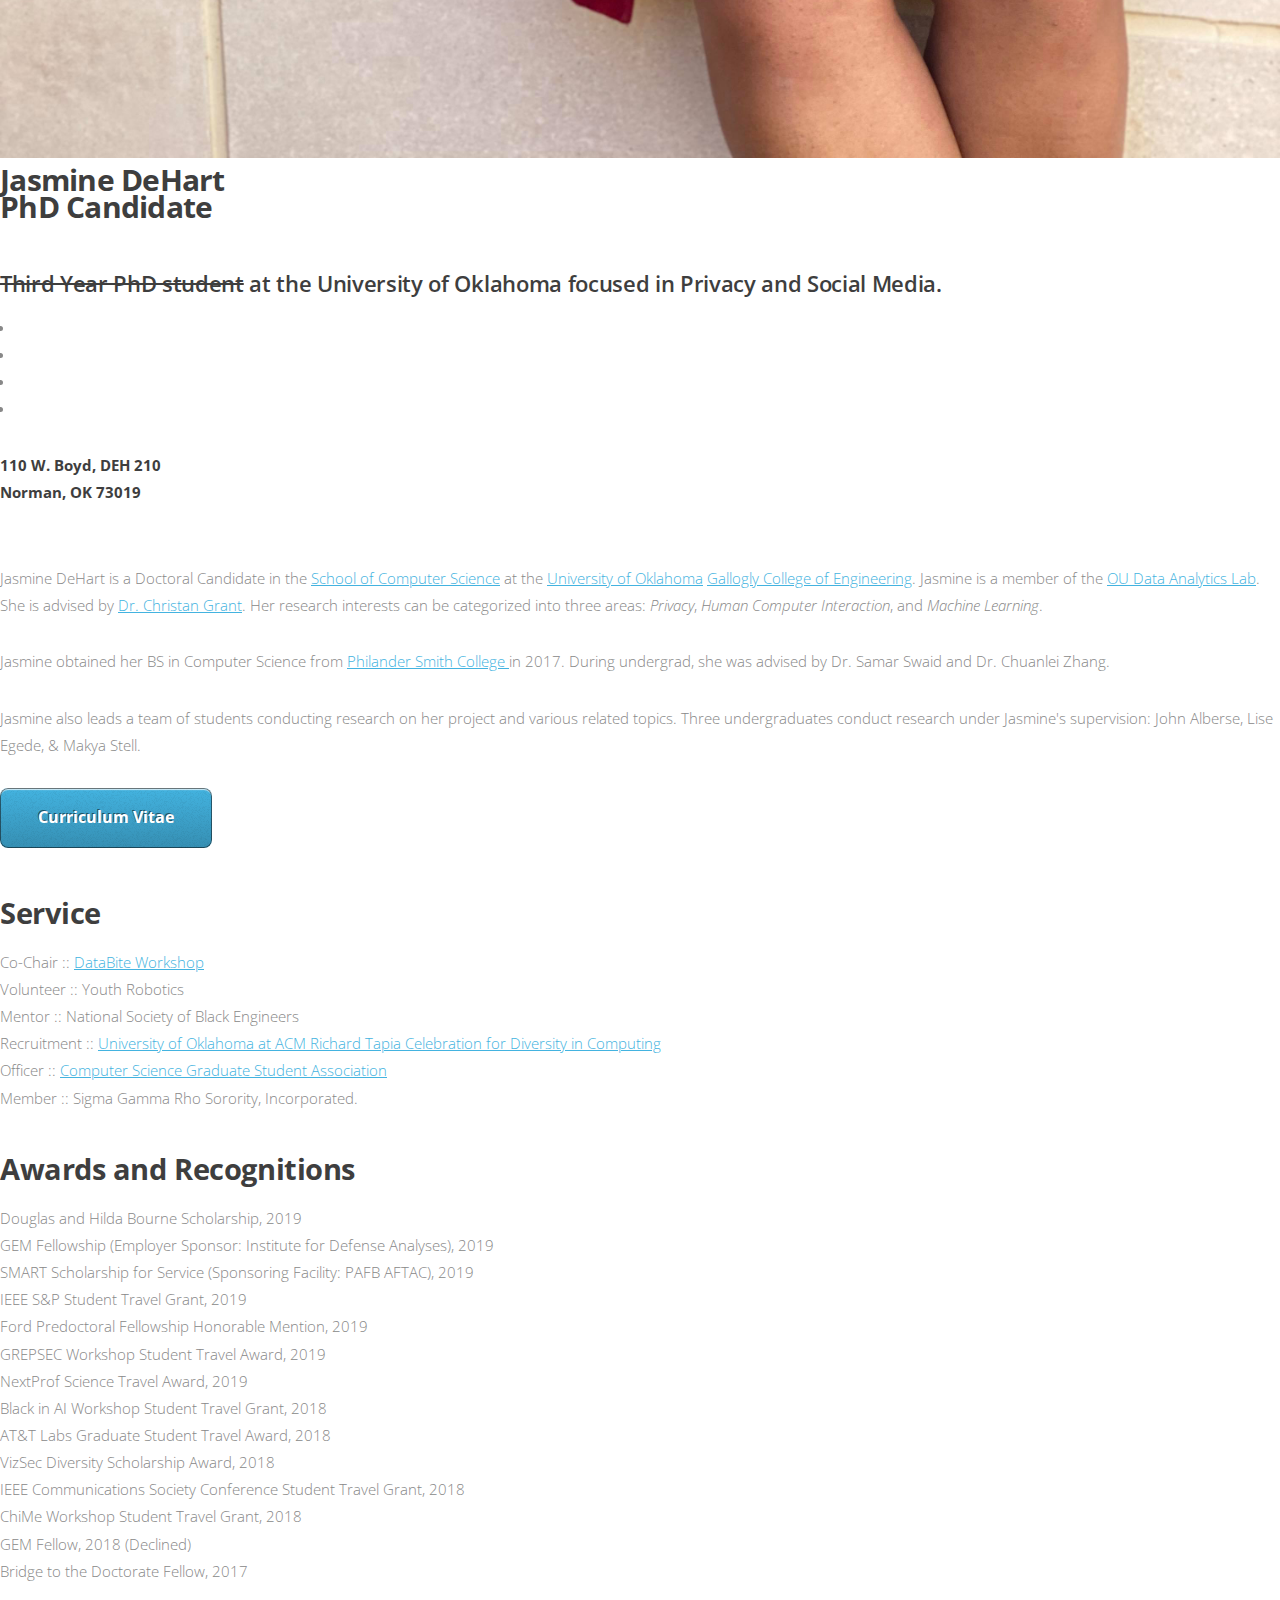
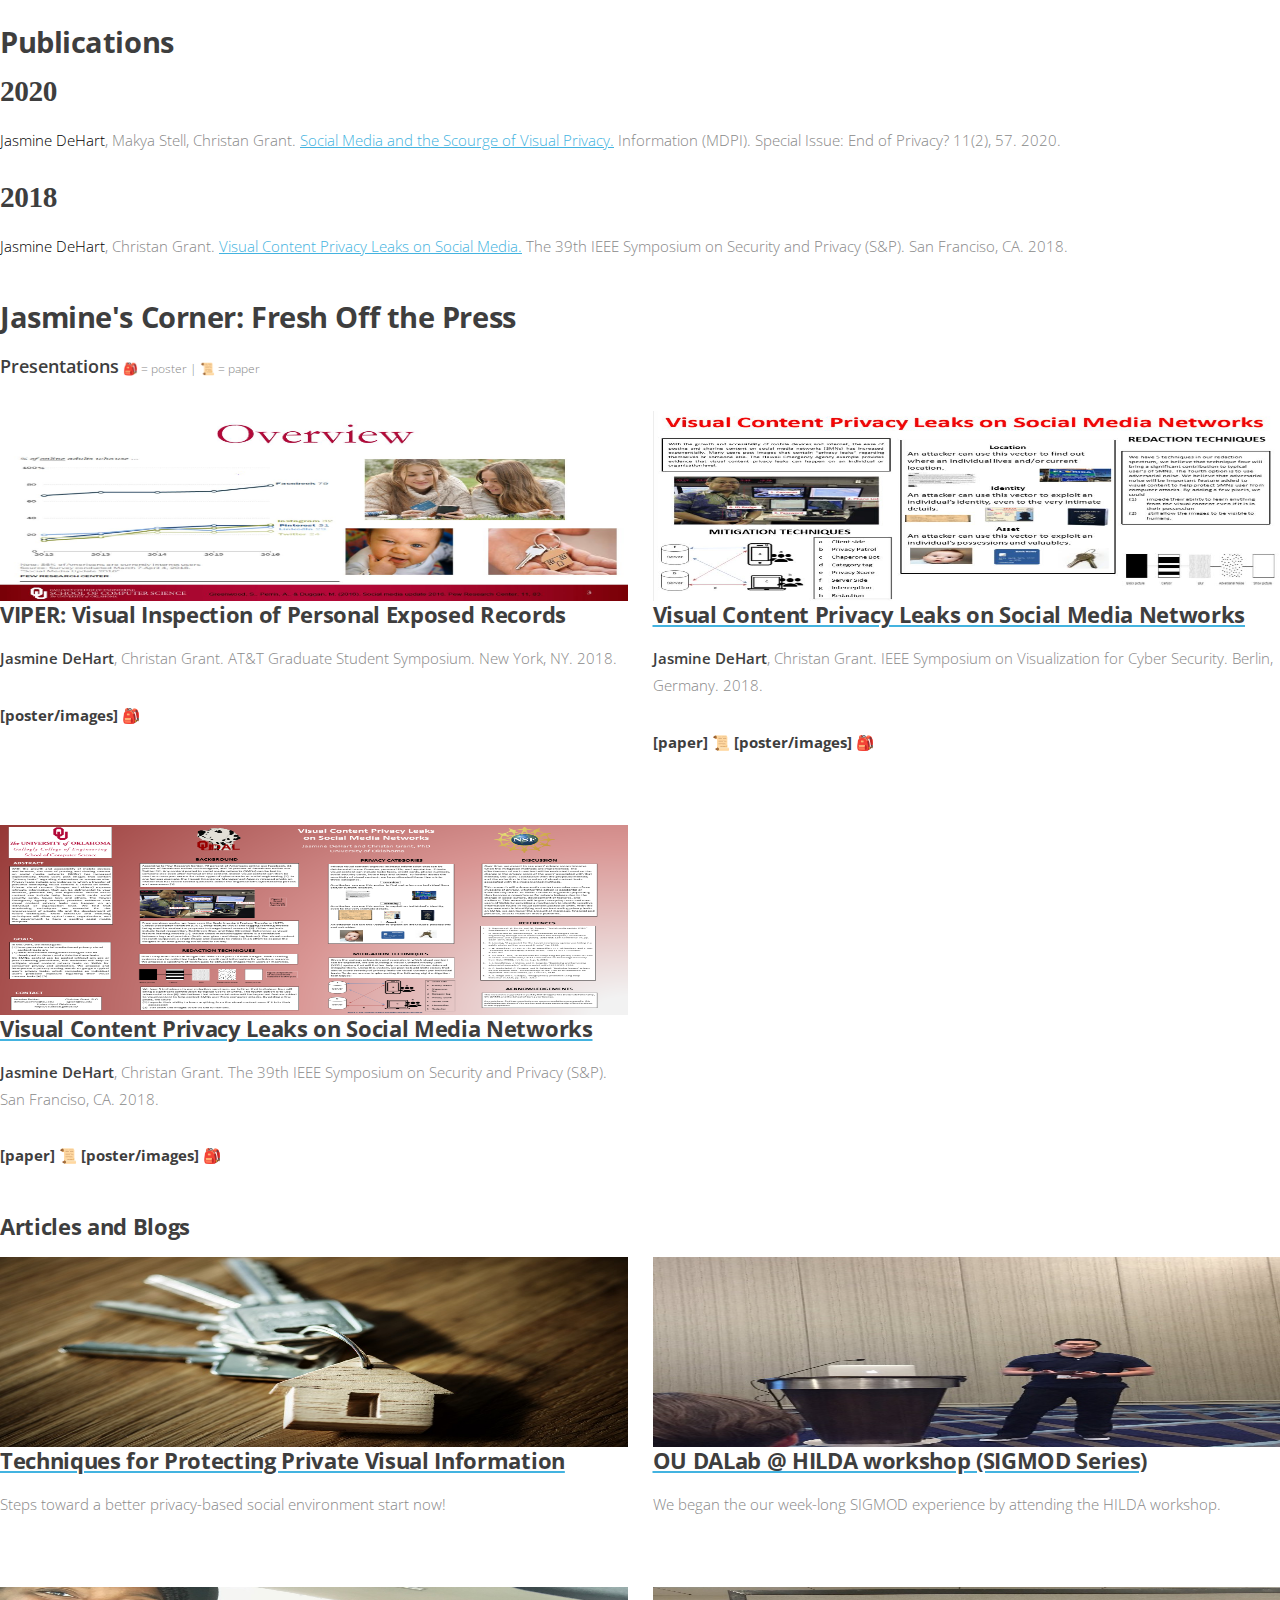
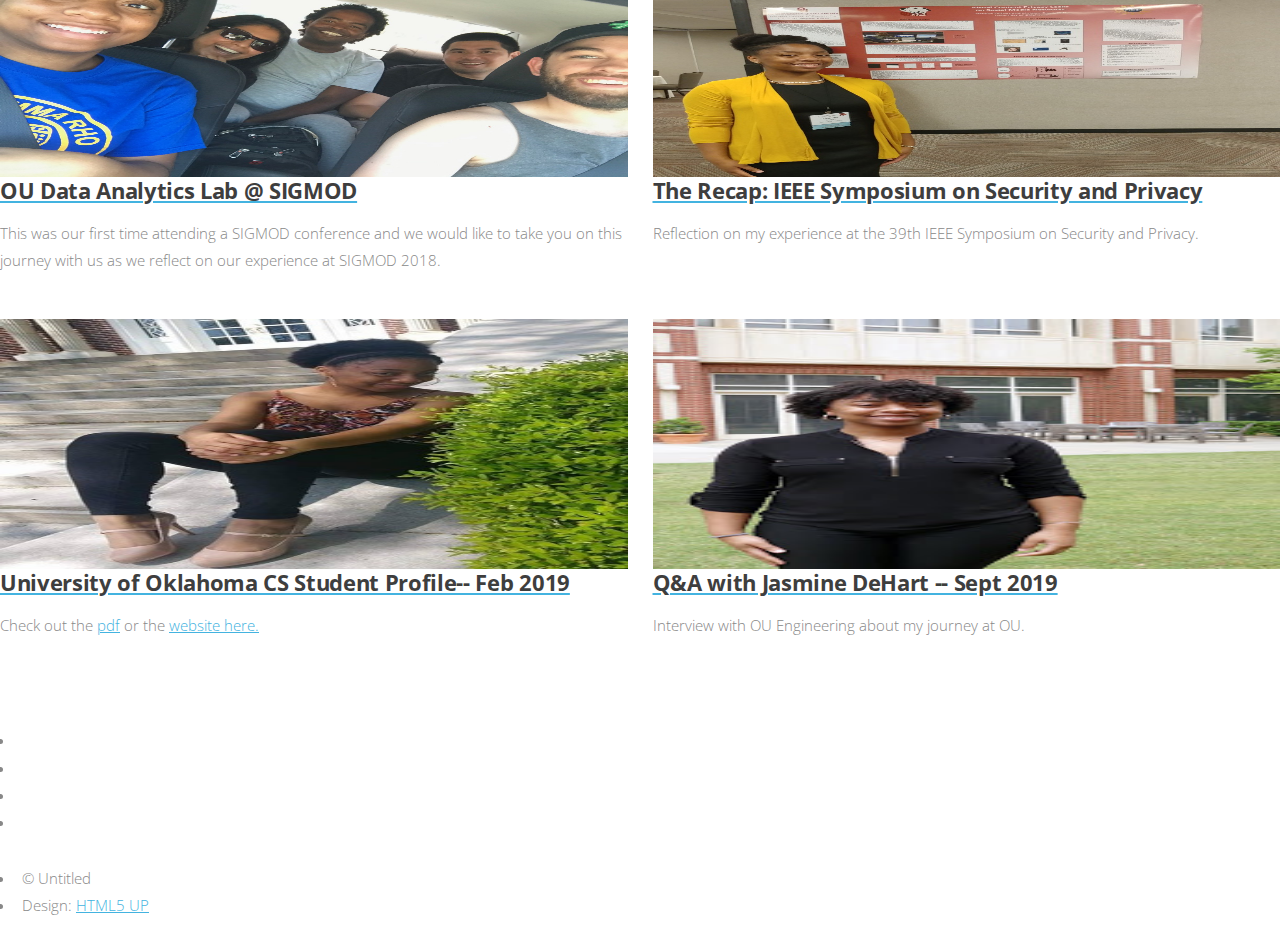
<file: old_index.html>
<!DOCTYPE HTML>
<!--
	Strata by HTML5 UP
	html5up.net | @ajlkn
	Free for personal and commercial use under the CCA 3.0 license (html5up.net/license)
-->
<html>
	<head>
		<title>Jasmine DeHart</title>
		<meta charset="utf-8" />
		<meta name="viewport" content="width=device-width, initial-scale=1, user-scalable=no" />
		<link rel="stylesheet" href="assets/css/main.css" />
		<link rel="shortcut icon" type="image/x-icon" href="favicon-32x32.png" />

	</head>
	<body class="is-preload">

		<!-- Header -->
			<header id="header">
				<div class="inner">
					<a href="#" class="image avatar"><img src="images/75429595_851342978625049_6782619801316491264_n.jpg" alt="" /></a>
					<h1 style=font-size:30px><strong>Jasmine DeHart</br>PhD Candidate</h1></br> 
					 <h3><del>Third Year PhD student</del> at the
						University of Oklahoma focused in Privacy and Social Media.</strong></h3>
					<ul class="icons">
							<li><a href="https://twitter.com/jasdehart" class="icon fa-twitter"><span class="label">Twitter</span></a></li>
							<li><a href="https://github.com/jasdehart" class="icon fa-github"><span class="label">Github</span></a></li>
							<li><a href="https://www.linkedin.com/in/jasmine-dehart-83176378" class="icon fa-linkedin"><span class="label">LinkedIn</span></a></li>
							<li><a href="mailto:dehart.jasmine@ou.edu" class="icon fa-envelope-o"><span class="label">Email</span></a></li>
						</ul>
					<h4>110 W. Boyd, DEH 210 </br> 
						Norman, OK 73019</h4>
				</div>
			</header>

		<!-- Main -->
			<div id="main">

				<!-- One -->
					<section id="one">
						<p>Jasmine DeHart is a Doctoral Candidate in the 
							<a href="http://www.cs.ou.edu">School of Computer Science</a> 
							at the <a href="http://www.ou.edu">University of Oklahoma</a> 
							<a href="http://www.ou.edu/coe/datascience">Gallogly College of Engineering</a>. 
							Jasmine is a member of the <a href="//oudalab.github.io">OU Data Analytics Lab</a>. She is advised by <a href = "http://www.christangrant.com/">Dr. Christan Grant</a>.
							Her research interests can be categorized into three areas: <i>Privacy</i>, <i>Human Computer Interaction</i>, and <i>Machine Learning</i>. 
						</p>
							<p>Jasmine obtained her BS in Computer Science from <a href = "http://www.philander.edu"> Philander Smith College </a> in 2017. During undergrad, she was advised 
							by Dr. Samar Swaid and Dr. Chuanlei Zhang.</p>
							<p>Jasmine also leads a team of students conducting research on her project and various related topics.
								Three undergraduates conduct research under Jasmine's supervision: John Alberse, Lise Egede, & Makya Stell. </p>
						<ul class="actions">
							<li><a href="bio/dehart_april2019.pdf" class="button">Curriculum Vitae</a></li>
						</ul>
					</section>

				<!--Service relevant-->
				<section id= "three">
						<h2>Service</h2>
						<div class="inner">

						Co-Chair :: <a href = "https://oudalab.github.io/databite/"> DataBite Workshop</a> </br>
						Volunteer :: Youth Robotics</br>
						Mentor :: National Society of Black Engineers </br>
						Recruitment :: <a href ="https://t.e2ma.net/message/p5ugs/pxwwvt">University of Oklahoma at ACM Richard Tapia Celebration for Diversity in Computing</a> </br>
						Officer :: <a href = "http://oklahoma.orgsync.com/org/csgsa/home">Computer Science Graduate Student Association </a></br>
						Member :: Sigma Gamma Rho Sorority, Incorporated.
						</div>
					</section>

				
				<!--Fellowships relevant-->
				<section id= "four">
						<h2>Awards and Recognitions</h2>
				<div class="inner">
					Douglas and Hilda Bourne Scholarship, 2019</br>
					GEM Fellowship (Employer Sponsor: Institute for Defense Analyses), 2019</br>
					SMART Scholarship for Service (Sponsoring Facility: PAFB AFTAC), 2019</br>
					IEEE S&P Student Travel Grant, 2019</br>
					Ford Predoctoral Fellowship Honorable Mention, 2019</br>
					GREPSEC Workshop Student Travel Award, 2019</br>
					NextProf Science Travel Award, 2019</br>
					Black in AI Workshop Student Travel Grant, 2018</br>
					AT&T Labs Graduate Student Travel Award, 2018 </br>
					VizSec Diversity Scholarship Award, 2018 </br>
					IEEE Communications Society Conference Student Travel Grant, 2018</br>
					ChiMe Workshop Student Travel Grant, 2018 </br>
					GEM Fellow, 2018 (Declined)</br>
					Bridge to the Doctorate Fellow, 2017
				</div>
					</section>

				<!--Publications-->
				<section id = "four">
					<h2>Publications</h2>
					<div class = "inner">
						<h2 style="font-family:verdana;">2020</h2>
						<p><span style = "color: #000000">Jasmine DeHart</span>, Makya Stell, Christan Grant. <a href = "https://www.mdpi.com/2078-2489/11/2/57"> Social Media and the Scourge of Visual Privacy.</a>
						Information (MDPI). Special Issue: End of Privacy? 11(2), 57. 2020.</p>
					
						<h2 style="font-family:verdana;">2018</h2>
							<p><span style = "color: #000000">Jasmine DeHart</span>, Christan Grant. <a href = "https://www.ieee-security.org/TC/SP2018/poster-abstracts/oakland2018-paper27-poster-abstract.pdf"> Visual Content Privacy Leaks on Social Media.</a>
							The 39th IEEE Symposium on Security and Privacy (S&P). San Franciso, CA. 2018.</p>
					</div>
				</section>

				<!-- Other Stuff -->
					<section id="two">
						<h2>Jasmine's Corner: Fresh Off the Press</h2>
						<p><span style = font-size:18px;"><strong>Presentations</strong></span> <span style = "font-size: 12px;">🎒 = poster | 📜 = paper</span></p>
						<div class="row">
							<article class = "col-6 col-12-xsmall work-item">
								<a href = "bio/dehart_attlabs.pdf"> <img class = "image fit thumb" src = "images/att.JPG" width = "30" height = "190" alt = "" /></a>
								<h3>VIPER: Visual Inspection of Personal Exposed Records</h3><p><strong>Jasmine DeHart</strong>, Christan Grant. AT&T Graduate Student Symposium. New York, NY. 2018.</p>
								<h6>[<a href = "bio/dehart_attlabs.pdf">poster/images</a>] 🎒</h6>
							</article>

							<article class="col-6 col-12-xsmall work-item">
								<a href="bio/vizsec.pdf"> <img class="image fit thumb" src="images/vizsec.JPG" width = "30" height = "190" alt="" /></a>
								<a href = "https://vizsec.org/files/2018/DeHart_Poster.pdf"><h3>Visual Content Privacy Leaks on Social Media Networks</h3></a>
								<p><strong>Jasmine DeHart</strong>, Christan Grant. IEEE Symposium on Visualization for Cyber Security. Berlin, Germany. 2018.</p>
								<h6>[<a href = "https://vizsec.org/files/2018/DeHart_Poster.pdf">paper</a>] 📜 [<a href = "images/vizsec.JPG">poster/images</a>] 🎒</h6>
							</article>

							<article class = "col-6 col-12-xsmall work-item">
								<a href = "images/VC_Poster_SAP2018.png"><img class = "image fit thumb" src = "images/VC_Poster_SAP2018.png" width = "30" height= "190" alt=""/> </a>
								<a href = "https://www.ieee-security.org/TC/SP2018/poster-abstracts/oakland2018-paper27-poster-abstract.pdf"><h3>Visual Content Privacy Leaks on Social Media Networks</h3></a>
								<p><strong>Jasmine DeHart</strong>, Christan Grant. The 39th IEEE Symposium on Security and Privacy (S&P). San Franciso, CA. 2018.</p>
								<h6>[<a href = "https://www.ieee-security.org/TC/SP2018/poster-abstracts/oakland2018-paper27-poster-abstract.pdf">paper</a>] 📜 [<a href = "images/VC_Poster_SAP2018.png">poster/images</a>] 🎒</h6>
							</article>

							<article class= "col-6 col-12-xsmall work-item">
							</article>
						</div>

						<h3>Articles and Blogs</h3>
						<div class="row">
							<article class="col-6 col-12-xsmall work-item">
								<a href="https://medium.com/ou-data-analytics-lab/techniques-for-protecting-private-visual-information-29abd900dbef" ><img class="image fit thumb" src="images/keys.jpg" width = "30" height = "190" alt="" />
									<h3>Techniques for Protecting Private Visual Information</h3></a>
								<p>Steps toward a better privacy-based social environment start now!</p>
							</article>

							<article class="col-6 col-12-xsmall work-item">
								<a href="https://medium.com/ou-data-analytics-lab/ou-dalab-hilda-workshop-sigmod-series-32e0bad01ec4" ><img class="image fit thumb" src="images/shine.jpeg" width="30" height="190" alt="" />
								<h3>OU DALab @ HILDA workshop (SIGMOD Series)</h3></a>
								<p>We began the our week-long SIGMOD experience by attending the HILDA workshop.</p>
							</article>

							<article class="col-6 col-12-xsmall work-item">
								<a href="https://medium.com/ou-data-analytics-lab/ou-data-analytics-lab-sigmod-170c0fd0d7" ><img class="image fit thumb" src="images/sigmod.jpeg" width="30" height="190" alt="" />
								<h3>OU Data Analytics Lab @ SIGMOD</h3></a>
								<p>This was our first time attending a SIGMOD conference and we would like to take you on this journey with us as we reflect on our experience at SIGMOD 2018.</p>
							</article>

							<article class="col-6 col-12-xsmall work-item">
									<a href="https://medium.com/ou-data-analytics-lab/the-recap-ieee-symposium-on-security-and-privacy-d781c94e039b" ><img class="image fit thumb" src="images/press.jpeg" width = "30" height = "190" alt="" />
										<h3>The Recap: IEEE Symposium on Security and Privacy</h3></a>
									<p>Reflection on my experience at the 39th IEEE Symposium on Security and Privacy.</p>
								</article>
							<!-- 
							<article class="col-6 col-12-xsmall work-item">
								<a href="images/fulls/04.jpg" class="image fit thumb"><img src="images/thumbs/04.jpg" alt="" /></a>
								<h3>Quam neque phasellus</h3>
								<p>Lorem ipsum dolor sit amet nisl sed nullam feugiat.</p>
							</article>
							<article class="col-6 col-12-xsmall work-item">
								<a href="images/fulls/05.jpg" class="image fit thumb"><img src="images/thumbs/05.jpg" alt="" /></a>
								<h3>Nunc enim commodo aliquet</h3>
								<p>Lorem ipsum dolor sit amet nisl sed nullam feugiat.</p>
							</article>
							<article class="col-6 col-12-xsmall work-item">
								<a href="images/fulls/06.jpg" class="image fit thumb"><img src="images/thumbs/06.jpg" alt="" /></a>
								<h3>Risus ornare lacinia</h3>
								<p>Lorem ipsum dolor sit amet nisl sed nullam feugiat.</p>
							</article>
							-->


						</div>

						<div class="row">
							<article class="col-6 col-12-xsmall work-item">
								<a href="bio/email _ Webview _ CS in February.pdf" ><img class="image fit thumb" src="images/cs_blurb.jpg" width = "30" height = "250" alt="" />
									<h3>University of Oklahoma CS Student Profile-- Feb 2019</h3></a>
								<p>Check out the <a href = "bio/email _ Webview _ CS in February.pdf">pdf</a> or the <a href = "https://t.e2ma.net/message/1msfz/pxwwvt"> website here.</a></p>
							</article>
							<article class="col-6 col-12-xsmall work-item">
								<a href="http://ouccoe100.blogspot.com/2019/09/q-with-jasmine-dehart-ou-computer.html" ><img class="image fit thumb" src="images/dehart (1).jpg" width = "30" height = "250" alt="" />
							<h3> Q&A with Jasmine DeHart -- Sept 2019</h3></a>
								<p>Interview with OU Engineering about my journey at OU.</p>
							</article>
							</div>
					<!--	<ul class="actions">
							<li><a href="#" class="button">Full Portfolio</a></li>
						</ul>
					-->
					</section>


				<!-- Four -->
				<!--
					<section id="four">
						<h2>Elements</h2>

						<section>
							<h4>Text</h4>
							<p>This is <b>bold</b> and this is <strong>strong</strong>. This is <i>italic</i> and this is <em>emphasized</em>.
							This is <sup>superscript</sup> text and this is <sub>subscript</sub> text.
							This is <u>underlined</u> and this is code: <code>for (;;) { ... }</code>. Finally, <a href="#">this is a link</a>.</p>
							<hr />
							<header>
								<h4>Heading with a Subtitle</h4>
								<p>Lorem ipsum dolor sit amet nullam id egestas urna aliquam</p>
							</header>
							<p>Nunc lacinia ante nunc ac lobortis. Interdum adipiscing gravida odio porttitor sem non mi integer non faucibus ornare mi ut ante amet placerat aliquet. Volutpat eu sed ante lacinia sapien lorem accumsan varius montes viverra nibh in adipiscing blandit tempus accumsan.</p>
							<header>
								<h5>Heading with a Subtitle</h5>
								<p>Lorem ipsum dolor sit amet nullam id egestas urna aliquam</p>
							</header>
							<p>Nunc lacinia ante nunc ac lobortis. Interdum adipiscing gravida odio porttitor sem non mi integer non faucibus ornare mi ut ante amet placerat aliquet. Volutpat eu sed ante lacinia sapien lorem accumsan varius montes viverra nibh in adipiscing blandit tempus accumsan.</p>
							<hr />
							<h2>Heading Level 2</h2>
							<h3>Heading Level 3</h3>
							<h4>Heading Level 4</h4>
							<h5>Heading Level 5</h5>
							<h6>Heading Level 6</h6>
							<hr />
							<h5>Blockquote</h5>
							<blockquote>Fringilla nisl. Donec accumsan interdum nisi, quis tincidunt felis sagittis eget tempus euismod. Vestibulum ante ipsum primis in faucibus vestibulum. Blandit adipiscing eu felis iaculis volutpat ac adipiscing accumsan faucibus. Vestibulum ante ipsum primis in faucibus lorem ipsum dolor sit amet nullam adipiscing eu felis.</blockquote>
							<h5>Preformatted</h5>
							<pre><code>i = 0;

while (!deck.isInOrder()) {
print 'Iteration ' + i;
deck.shuffle();
i++;
}

print 'It took ' + i + ' iterations to sort the deck.';</code></pre>
						</section>

						<section>
							<h4>Lists</h4>
							<div class="row">
								<div class="col-6 col-12-xsmall">
									<h5>Unordered</h5>
									<ul>
										<li>Dolor pulvinar etiam magna etiam.</li>
										<li>Sagittis adipiscing lorem eleifend.</li>
										<li>Felis enim feugiat dolore viverra.</li>
									</ul>
									<h5>Alternate</h5>
									<ul class="alt">
										<li>Dolor pulvinar etiam magna etiam.</li>
										<li>Sagittis adipiscing lorem eleifend.</li>
										<li>Felis enim feugiat dolore viverra.</li>
									</ul>
								</div>
								<div class="col-6 col-12-xsmall">
									<h5>Ordered</h5>
									<ol>
										<li>Dolor pulvinar etiam magna etiam.</li>
										<li>Etiam vel felis at lorem sed viverra.</li>
										<li>Felis enim feugiat dolore viverra.</li>
										<li>Dolor pulvinar etiam magna etiam.</li>
										<li>Etiam vel felis at lorem sed viverra.</li>
										<li>Felis enim feugiat dolore viverra.</li>
									</ol>
									<h5>Icons</h5>
									<ul class="icons">
										<li><a href="#" class="icon fa-twitter"><span class="label">Twitter</span></a></li>
										<li><a href="#" class="icon fa-facebook"><span class="label">Facebook</span></a></li>
										<li><a href="#" class="icon fa-instagram"><span class="label">Instagram</span></a></li>
										<li><a href="#" class="icon fa-github"><span class="label">Github</span></a></li>
										<li><a href="#" class="icon fa-dribbble"><span class="label">Dribbble</span></a></li>
										<li><a href="#" class="icon fa-tumblr"><span class="label">Tumblr</span></a></li>
									</ul>
								</div>
							</div>
							<h5>Actions</h5>
							<ul class="actions">
								<li><a href="#" class="button primary">Default</a></li>
								<li><a href="#" class="button">Default</a></li>
							</ul>
							<ul class="actions small">
								<li><a href="#" class="button primary small">Small</a></li>
								<li><a href="#" class="button small">Small</a></li>
							</ul>
							<div class="row">
								<div class="col-6 col-12-small">
									<ul class="actions stacked">
										<li><a href="#" class="button primary">Default</a></li>
										<li><a href="#" class="button">Default</a></li>
									</ul>
								</div>
								<div class="col-6 col-12-small">
									<ul class="actions stacked">
										<li><a href="#" class="button primary small">Small</a></li>
										<li><a href="#" class="button small">Small</a></li>
									</ul>
								</div>
								<div class="col-6 col-12-small">
									<ul class="actions stacked">
										<li><a href="#" class="button primary fit">Default</a></li>
										<li><a href="#" class="button fit">Default</a></li>
									</ul>
								</div>
								<div class="col-6 col-12-small">
									<ul class="actions stacked">
										<li><a href="#" class="button primary small fit">Small</a></li>
										<li><a href="#" class="button small fit">Small</a></li>
									</ul>
								</div>
							</div>
						</section>

						<section>
							<h4>Table</h4>
							<h5>Default</h5>
							<div class="table-wrapper">
								<table>
									<thead>
										<tr>
											<th>Name</th>
											<th>Description</th>
											<th>Price</th>
										</tr>
									</thead>
									<tbody>
										<tr>
											<td>Item One</td>
											<td>Ante turpis integer aliquet porttitor.</td>
											<td>29.99</td>
										</tr>
										<tr>
											<td>Item Two</td>
											<td>Vis ac commodo adipiscing arcu aliquet.</td>
											<td>19.99</td>
										</tr>
										<tr>
											<td>Item Three</td>
											<td> Morbi faucibus arcu accumsan lorem.</td>
											<td>29.99</td>
										</tr>
										<tr>
											<td>Item Four</td>
											<td>Vitae integer tempus condimentum.</td>
											<td>19.99</td>
										</tr>
										<tr>
											<td>Item Five</td>
											<td>Ante turpis integer aliquet porttitor.</td>
											<td>29.99</td>
										</tr>
									</tbody>
									<tfoot>
										<tr>
											<td colspan="2"></td>
											<td>100.00</td>
										</tr>
									</tfoot>
								</table>
							</div>

							<h5>Alternate</h5>
							<div class="table-wrapper">
								<table class="alt">
									<thead>
										<tr>
											<th>Name</th>
											<th>Description</th>
											<th>Price</th>
										</tr>
									</thead>
									<tbody>
										<tr>
											<td>Item One</td>
											<td>Ante turpis integer aliquet porttitor.</td>
											<td>29.99</td>
										</tr>
										<tr>
											<td>Item Two</td>
											<td>Vis ac commodo adipiscing arcu aliquet.</td>
											<td>19.99</td>
										</tr>
										<tr>
											<td>Item Three</td>
											<td> Morbi faucibus arcu accumsan lorem.</td>
											<td>29.99</td>
										</tr>
										<tr>
											<td>Item Four</td>
											<td>Vitae integer tempus condimentum.</td>
											<td>19.99</td>
										</tr>
										<tr>
											<td>Item Five</td>
											<td>Ante turpis integer aliquet porttitor.</td>
											<td>29.99</td>
										</tr>
									</tbody>
									<tfoot>
										<tr>
											<td colspan="2"></td>
											<td>100.00</td>
										</tr>
									</tfoot>
								</table>
							</div>
						</section>

						<section>
							<h4>Buttons</h4>
							<ul class="actions">
								<li><a href="#" class="button primary">Primary</a></li>
								<li><a href="#" class="button">Default</a></li>
							</ul>
							<ul class="actions">
								<li><a href="#" class="button large">Large</a></li>
								<li><a href="#" class="button">Default</a></li>
								<li><a href="#" class="button small">Small</a></li>
							</ul>
							<ul class="actions fit">
								<li><a href="#" class="button primary fit">Fit</a></li>
								<li><a href="#" class="button fit">Fit</a></li>
							</ul>
							<ul class="actions fit small">
								<li><a href="#" class="button primary fit small">Fit + Small</a></li>
								<li><a href="#" class="button fit small">Fit + Small</a></li>
							</ul>
							<ul class="actions">
								<li><a href="#" class="button primary icon fa-download">Icon</a></li>
								<li><a href="#" class="button icon fa-download">Icon</a></li>
							</ul>
							<ul class="actions">
								<li><span class="button primary disabled">Primary</span></li>
								<li><span class="button disabled">Default</span></li>
							</ul>
						</section>

						<section>
							<h4>Form</h4>
							<form method="post" action="#">
								<div class="row gtr-uniform gtr-50">
									<div class="col-6 col-12-xsmall">
										<input type="text" name="demo-name" id="demo-name" value="" placeholder="Name" />
									</div>
									<div class="col-6 col-12-xsmall">
										<input type="email" name="demo-email" id="demo-email" value="" placeholder="Email" />
									</div>
									<div class="col-12">
										<select name="demo-category" id="demo-category">
											<option value="">- Category -</option>
											<option value="1">Manufacturing</option>
											<option value="1">Shipping</option>
											<option value="1">Administration</option>
											<option value="1">Human Resources</option>
										</select>
									</div>
									<div class="col-4 col-12-small">
										<input type="radio" id="demo-priority-low" name="demo-priority" checked>
										<label for="demo-priority-low">Low Priority</label>
									</div>
									<div class="col-4 col-12-small">
										<input type="radio" id="demo-priority-normal" name="demo-priority">
										<label for="demo-priority-normal">Normal Priority</label>
									</div>
									<div class="col-4 col-12-small">
										<input type="radio" id="demo-priority-high" name="demo-priority">
										<label for="demo-priority-high">High Priority</label>
									</div>
									<div class="col-6 col-12-small">
										<input type="checkbox" id="demo-copy" name="demo-copy">
										<label for="demo-copy">Email me a copy of this message</label>
									</div>
									<div class="col-6 col-12-small">
										<input type="checkbox" id="demo-human" name="demo-human" checked>
										<label for="demo-human">I am a human and not a robot</label>
									</div>
									<div class="col-12">
										<textarea name="demo-message" id="demo-message" placeholder="Enter your message" rows="6"></textarea>
									</div>
									<div class="col-12">
										<ul class="actions">
											<li><input type="submit" value="Send Message" class="primary" /></li>
											<li><input type="reset" value="Reset" /></li>
										</ul>
									</div>
								</div>
							</form>
						</section>

						<section>
							<h4>Image</h4>
							<h5>Fit</h5>
							<div class="box alt">
								<div class="row gtr-50 gtr-uniform">
									<div class="col-12"><span class="image fit"><img src="images/fulls/05.jpg" alt="" /></span></div>
									<div class="col-4"><span class="image fit"><img src="images/thumbs/01.jpg" alt="" /></span></div>
									<div class="col-4"><span class="image fit"><img src="images/thumbs/02.jpg" alt="" /></span></div>
									<div class="col-4"><span class="image fit"><img src="images/thumbs/03.jpg" alt="" /></span></div>
									<div class="col-4"><span class="image fit"><img src="images/thumbs/04.jpg" alt="" /></span></div>
									<div class="col-4"><span class="image fit"><img src="images/thumbs/05.jpg" alt="" /></span></div>
									<div class="col-4"><span class="image fit"><img src="images/thumbs/06.jpg" alt="" /></span></div>
									<div class="col-4"><span class="image fit"><img src="images/thumbs/03.jpg" alt="" /></span></div>
									<div class="col-4"><span class="image fit"><img src="images/thumbs/02.jpg" alt="" /></span></div>
									<div class="col-4"><span class="image fit"><img src="images/thumbs/01.jpg" alt="" /></span></div>
								</div>
							</div>
							<h5>Left &amp; Right</h5>
							<p><span class="image left"><img src="images/avatar.jpg" alt="" /></span>Fringilla nisl. Donec accumsan interdum nisi, quis tincidunt felis sagittis eget. tempus euismod. Vestibulum ante ipsum primis in faucibus vestibulum. Blandit adipiscing eu felis iaculis volutpat ac adipiscing accumsan eu faucibus. Integer ac pellentesque praesent tincidunt felis sagittis eget. tempus euismod. Vestibulum ante ipsum primis in faucibus vestibulum. Blandit adipiscing eu felis iaculis volutpat ac adipiscing accumsan eu faucibus. Integer ac pellentesque praesent. Donec accumsan interdum nisi, quis tincidunt felis sagittis eget. tempus euismod. Vestibulum ante ipsum primis in faucibus vestibulum. Blandit adipiscing eu felis iaculis volutpat ac adipiscing accumsan eu faucibus. Integer ac pellentesque praesent tincidunt felis sagittis eget. tempus euismod. Vestibulum ante ipsum primis in faucibus vestibulum. Blandit adipiscing eu felis iaculis volutpat ac adipiscing accumsan eu faucibus. Integer ac pellentesque praesent.</p>
							<p><span class="image right"><img src="images/avatar.jpg" alt="" /></span>Fringilla nisl. Donec accumsan interdum nisi, quis tincidunt felis sagittis eget. tempus euismod. Vestibulum ante ipsum primis in faucibus vestibulum. Blandit adipiscing eu felis iaculis volutpat ac adipiscing accumsan eu faucibus. Integer ac pellentesque praesent tincidunt felis sagittis eget. tempus euismod. Vestibulum ante ipsum primis in faucibus vestibulum. Blandit adipiscing eu felis iaculis volutpat ac adipiscing accumsan eu faucibus. Integer ac pellentesque praesent. Donec accumsan interdum nisi, quis tincidunt felis sagittis eget. tempus euismod. Vestibulum ante ipsum primis in faucibus vestibulum. Blandit adipiscing eu felis iaculis volutpat ac adipiscing accumsan eu faucibus. Integer ac pellentesque praesent tincidunt felis sagittis eget. tempus euismod. Vestibulum ante ipsum primis in faucibus vestibulum. Blandit adipiscing eu felis iaculis volutpat ac adipiscing accumsan eu faucibus. Integer ac pellentesque praesent.</p>
						</section>

					</section>
				-->

			</div>

		<!-- Footer -->
			<footer id="footer">
				<div class="inner">
					<ul class="icons">
						<li><a href="https://twitter.com/jasdehart" class="icon fa-twitter"><span class="label">Twitter</span></a></li>
						<li><a href="https://github.com/jasdehart" class="icon fa-github"><span class="label">Github</span></a></li>
						<li><a href="https://www.linkedin.com/in/jasmine-dehart-83176378" class="icon fa-linkedin"><span class="label">LinkedIn</span></a></li>
						<li><a href="mailto:dehart.jasmine@ou.edu" class="icon fa-envelope-o"><span class="label">Email</span></a></li>
					</ul>
					<ul class="copyright">
						<li>&copy; Untitled</li><li>Design: <a href="http://html5up.net">HTML5 UP</a></li>
					</ul>
				</div>
			</footer>

		<!-- Scripts -->
			<script src="assets/js/jquery.min.js"></script>
			<script src="assets/js/jquery.poptrox.min.js"></script>
			<script src="assets/js/browser.min.js"></script>
			<script src="assets/js/breakpoints.min.js"></script>
			<script src="assets/js/util.js"></script>
			<script src="assets/js/main.js"></script>

	</body>
</html>
</file>
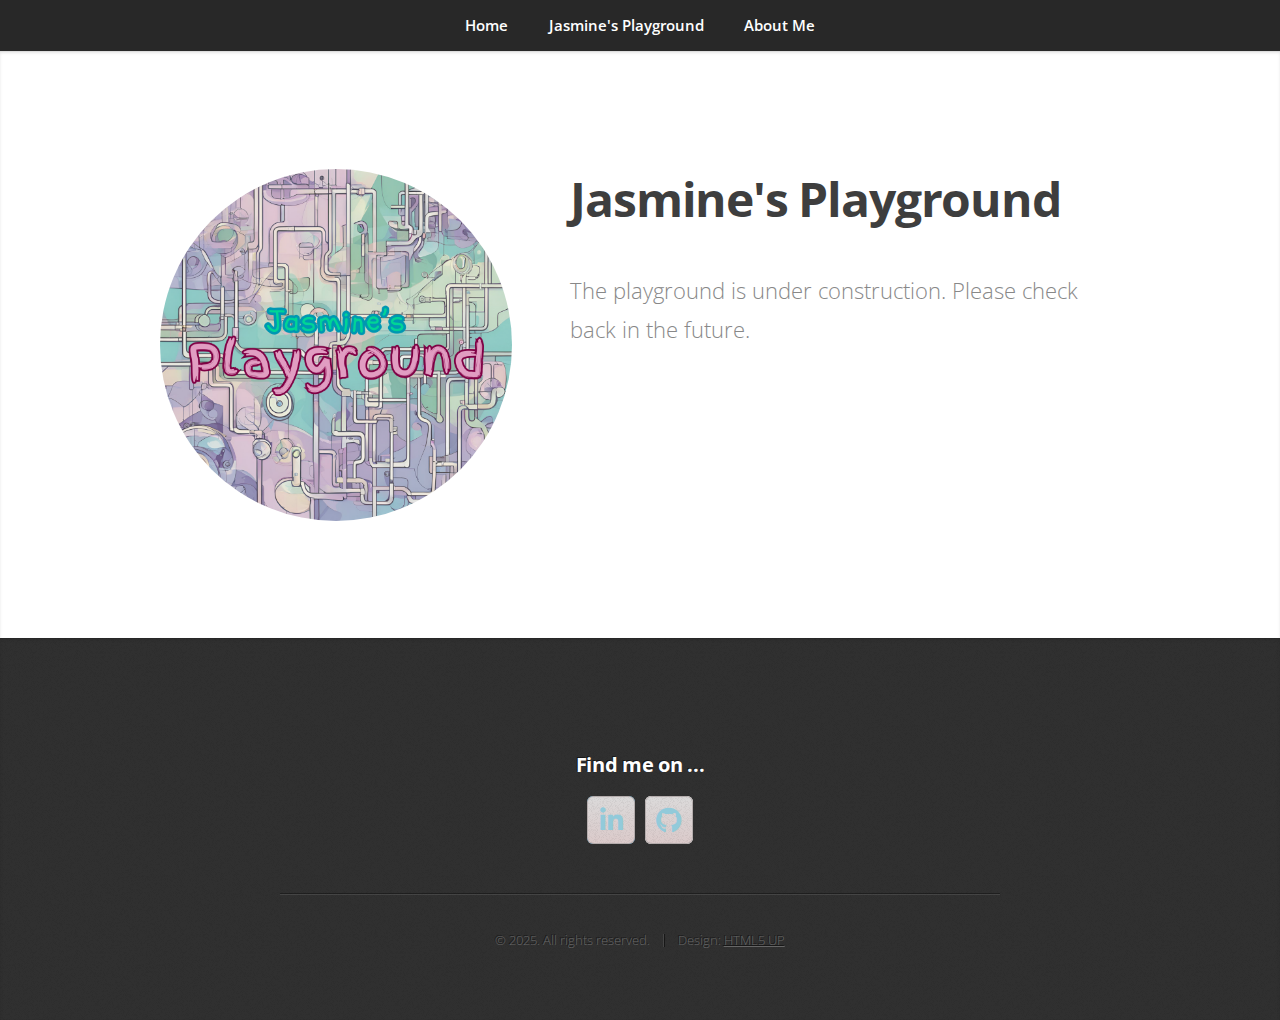
<file: playground.html>
<!DOCTYPE HTML>
<!--
	Landed by HTML5 UP
	html5up.net | @ajlkn
	Free for personal and commercial use under the CCA 3.0 license (html5up.net/license)
-->
<html>
	<head>
        <head>
            <title>Jasmine DeHart, Ph.D.</title>
            <meta charset="utf-8" />
            <meta name="viewport" content="width=device-width, initial-scale=1, user-scalable=no" />
            <link rel="stylesheet" href="assets/css/main.css" />
        </head>
	<body class="is-preload">
		<div id="page-wrapper">

		<!-- Nav -->
        <nav id="nav">
            <ul class="container">
                <li><a href="index.html">Home</a></li>
                <li><a href="playground.html">Jasmine's Playground</a></li>
                <li><a href="about.html">About Me</a></li>
            </ul>
        </nav>

		<article id="top" class="wrapper style1">
			<div class="container">
				<div class="row">
					<div class="col-4 col-5-large col-12-medium">
						<span class="image fit"><img src="images/playground.png" alt="" /></span>

					</div>
						<div class="col-8 col-7-large col-12-medium">
							<header>
								<h1> <strong>Jasmine's Playground</strong></h1>
							</header>
							<p> The playground is under construction. Please check back in the future. </p>
								<br \><br \>
						</div>
					</div>
				</div>
			</div>
		</article>



        		<!-- Footer -->
			<article id="contact" class="wrapper style4">
				<div class="container medium">
					<footer>
						<h3>Find me on ...</h3>
						<ul class="social">
							<li><a href="https://www.linkedin.com/in/jasmine-dehart/" class="icon brands fa-linkedin-in"><span class="label">LinkedIn</span></a></li>
							<li><a href="https://github.com/jasdehart" class="icon brands fa-github"><span class="label">Github</span></a></li>
						</ul>
						<hr />

						<ul id="copyright">
							<li>&copy; 2025. All rights reserved.</li><li>Design: <a href="http://html5up.net">HTML5 UP</a></li>
						</ul>
					</footer>
				</div>
			</article>

		<!-- Scripts -->
        <script src="assets/js/jquery.min.js"></script>
        <script src="assets/js/jquery.scrolly.min.js"></script>
        <script src="assets/js/browser.min.js"></script>
        <script src="assets/js/breakpoints.min.js"></script>
        <script src="assets/js/util.js"></script>
        <script src="assets/js/main.js"></script>

</body>
</html>
</file>
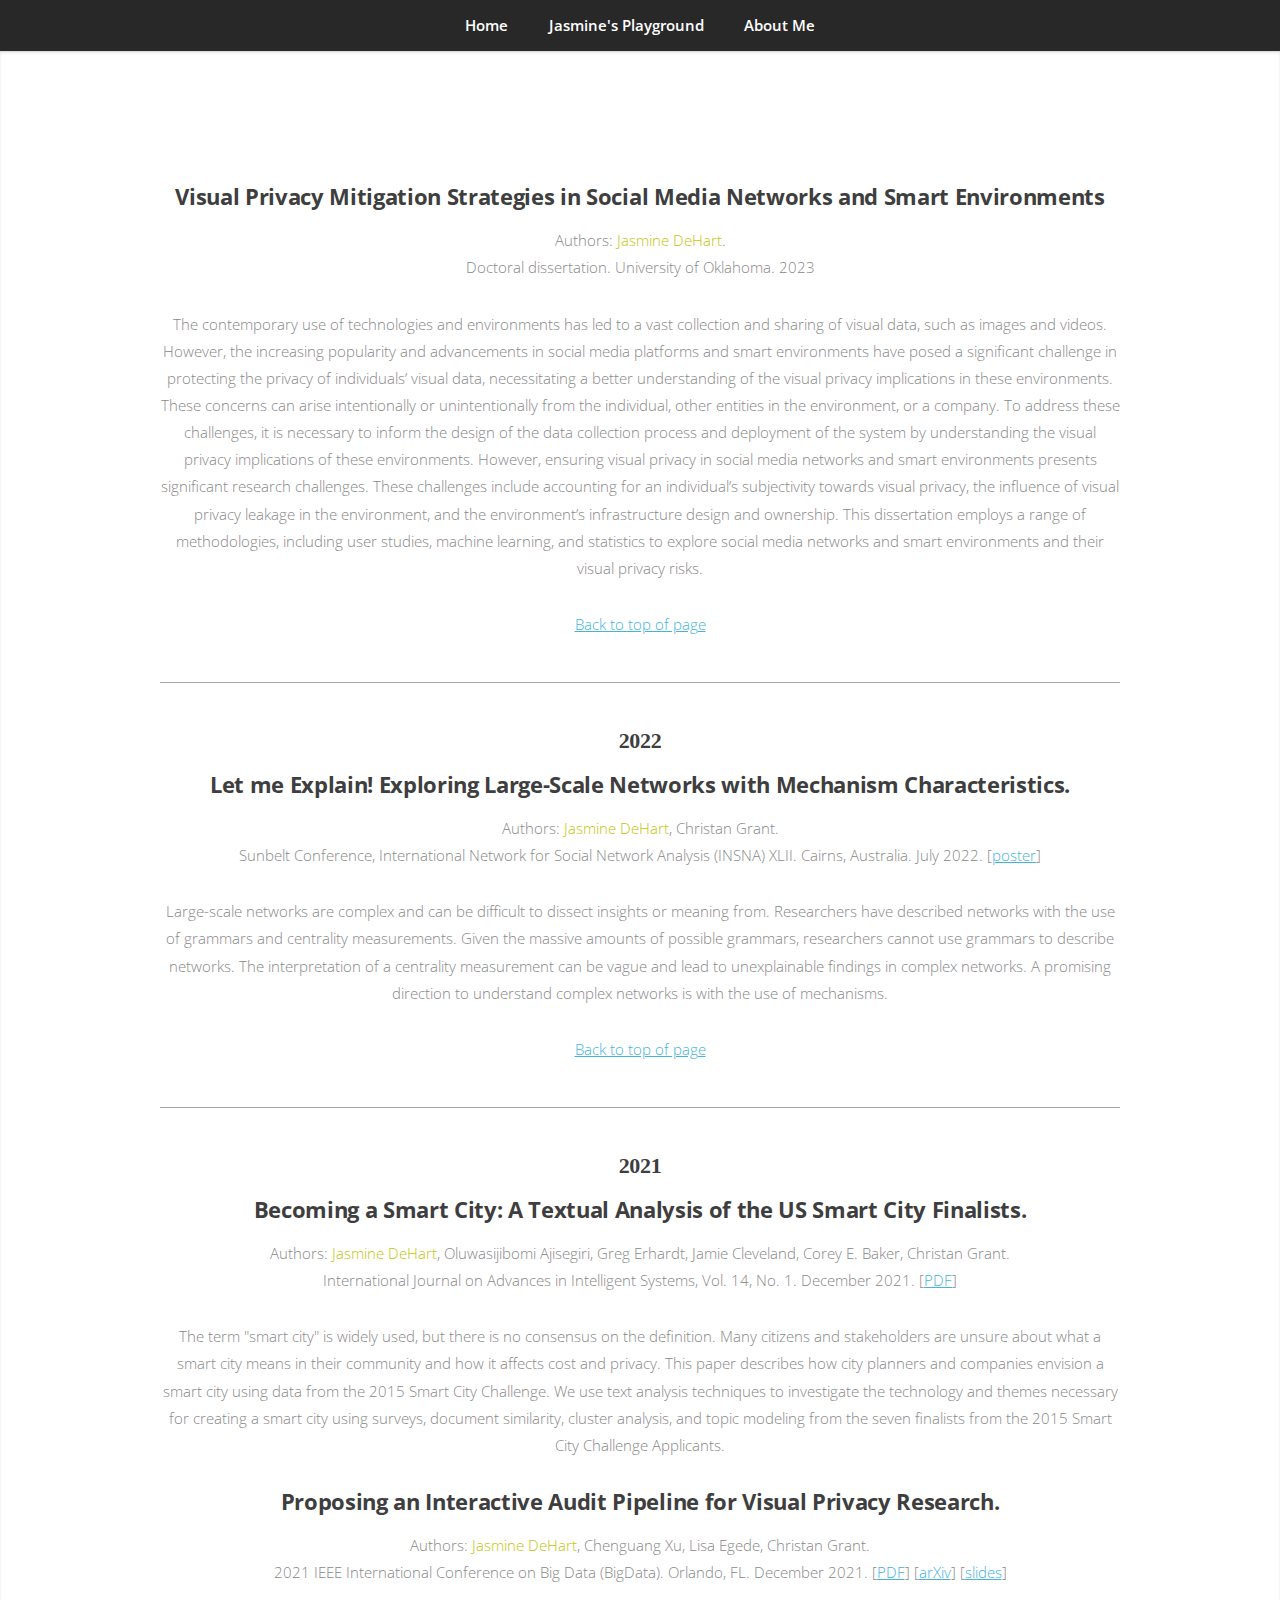
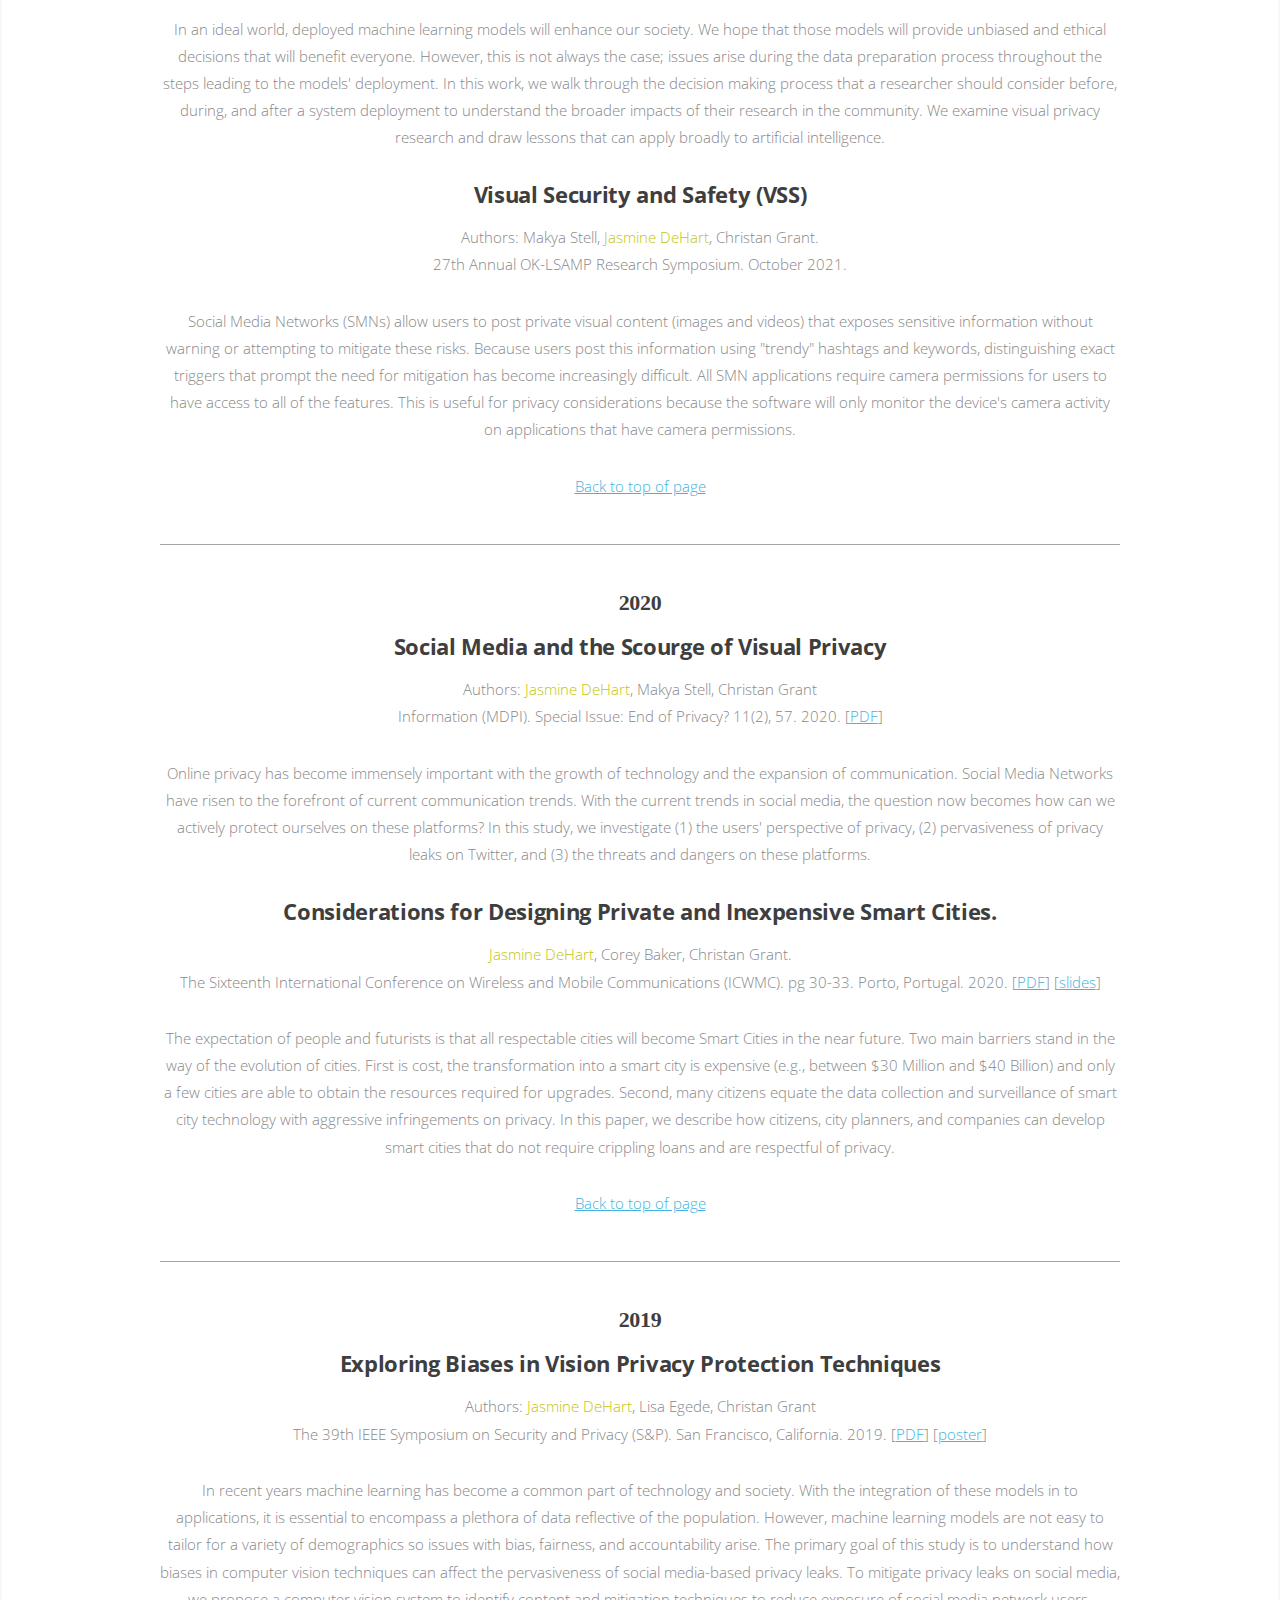
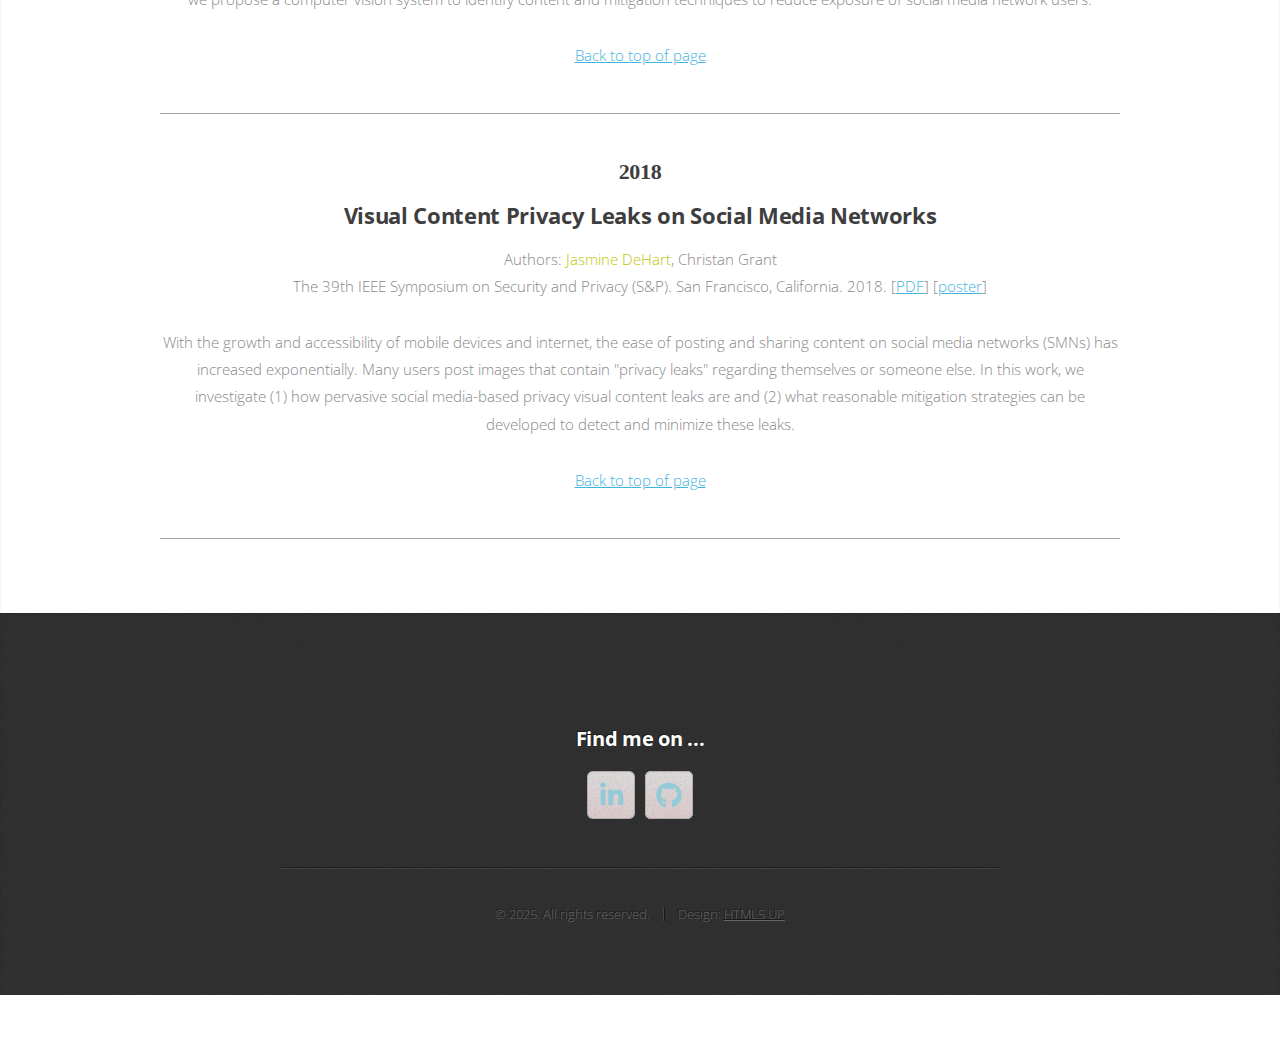
<file: pub.html>
<!DOCTYPE HTML>
<!--
	Landed by HTML5 UP
	html5up.net | @ajlkn
	Free for personal and commercial use under the CCA 3.0 license (html5up.net/license)
-->
<html>
	<head>
        <head>
            <title>Jasmine DeHart, Ph.D.</title>
            <meta charset="utf-8" />
            <meta name="viewport" content="width=device-width, initial-scale=1, user-scalable=no" />
            <link rel="stylesheet" href="assets/css/main.css" />
        </head>
	<body class="is-preload">
		<div id="page-wrapper">

		<!-- Nav -->
        <nav id="nav">
            <ul class="container">
                <li><a href="index.html">Home</a></li>
                <li><a href="playground.html">Jasmine's Playground</a></li>
                <li><a href="about.html">About Me</a></li>
            </ul>
        </nav>
		
			<!-- Main -->
				<div id="main" class="wrapper style1">
					<div class="container">
						<header class="major">
							<!-- <h2>Publications</h2> -->
							<a name="top"></a>
							<!-- <p>Ipsum dolor feugiat aliquam tempus sed magna lorem consequat accumsan</p> -->
						</header>
						<!-- <section class="main special">
							<a href="#2023" class="button">2023</a>
							<a href="#2022" class="button">2022</a>
							<a href="#2021" class="button">2021</a>
							<a href="#2020" class="button">2020</a>
							<a href="#2019" class="button">2019</a>
							<a href="#2018" class="button">2018</a>
						</section> -->

							<div class="col-8 col-12-medium">

								<!-- Content -->
								<section id="2023">
									<!---Sunbelt-->
									<!-- <h3 style="font-family:verdana;">2023</h3> <a name="2023"></a> -->
									<h3> <a href =""> Visual Privacy Mitigation Strategies in Social Media Networks and Smart Environments</a></h3> 
									<p>Authors: <span style = "color: #c2c509">Jasmine DeHart</span>. </br>
									Doctoral dissertation. University of Oklahoma. 2023 </p>
									<p>The contemporary use of technologies and environments has led to a vast collection and sharing of visual data, such as images and videos.
										However, the increasing popularity and advancements in social media platforms and smart environments have posed a significant challenge in protecting the privacy of individuals’ visual data, necessitating a better understanding of the visual privacy implications in these environments.
										These concerns can arise intentionally or unintentionally from the individual, other entities in the environment, or a company.
										To address these challenges, it is necessary to inform the design of the data collection process and deployment of the system by understanding the visual privacy implications of these environments.
										However, ensuring visual privacy in social media networks and smart environments presents significant research challenges.
										These challenges include accounting for an individual’s subjectivity towards visual privacy, the influence of visual privacy leakage in the environment, and the environment’s infrastructure design and ownership.
										This dissertation employs a range of methodologies, including user studies, machine learning, and statistics to explore social media networks and smart environments and their visual privacy risks.</p>
										</p>

										<a href="#top">Back to top of page</a> <br>
										<hr>

								<section id="2022">
									<!---Sunbelt-->
									<h3 style="font-family:verdana;">2022</h3> <a name="2022"></a>
									<h3> <a href ="https://static1.squarespace.com/static/60c9503dcaf858285d42c5e1/t/62c2cd15edc7b10960759459/1656933654669/sunbelt_2022_agenda_FINAL.pdf"> Let me Explain! Exploring Large-Scale Networks with Mechanism Characteristics.</a></h3> 
									<p>Authors: <span style = "color: #c2c509">Jasmine DeHart</span>, Christan Grant. </br>
										Sunbelt Conference, International Network for Social Network Analysis (INSNA) XLII. Cairns, Australia. July 2022.
										[<a href="pubs/dehart2022let.pdf">poster</a>] </p>
					
									<p>Large-scale networks are complex and can be difficult to dissect insights or meaning from.
										Researchers have described networks with the use of grammars and centrality measurements.
										Given the massive amounts of possible grammars, researchers cannot use grammars to describe networks.
										The interpretation of a centrality measurement can be vague and lead to unexplainable findings in complex networks.
										A promising direction to understand complex networks is with the use of mechanisms.</p>

										<a href="#top">Back to top of page</a> <br>
										<hr>
								
								<section id="2021">
									<!---IARIA-->
									<h3 style="font-family:verdana;">2021</h3> <a name="2021"></a>
									<h3><a href ="https://www.thinkmind.org/index.php?view=article&articleid=intsys_v14_n12_2021_9">Becoming a Smart City: A Textual Analysis of the US Smart City Finalists.</a></h3>
									<p>Authors: <span style = "color: #c2c509">Jasmine DeHart</span>,  Oluwasijibomi Ajisegiri, Greg Erhardt, Jamie Cleveland, Corey E. Baker, Christan Grant. </br>
										 International Journal on Advances in Intelligent Systems, Vol. 14, No. 1. December 2021.
										 [<a href="pubs/dehart2021becoming.pdf">PDF</a>] </p>
									<p>The term "smart city" is widely used, but there is no consensus on the definition.
										Many citizens and stakeholders are unsure about what a smart city means in their community and how it affects cost and privacy.
										This paper describes how city planners and companies envision a smart city using data from the 2015 Smart City Challenge.
										We use text analysis techniques to investigate the technology and themes necessary for creating a smart city using surveys,
										document similarity, cluster analysis, and topic modeling from the seven finalists from the 2015 Smart City Challenge Applicants.
									</p>

									<!---BigData-->
									<h3><a href="https://ieeexplore.ieee.org/document/9671478">Proposing an Interactive Audit Pipeline for Visual Privacy Research.</a></h3>
									<p>Authors: <span style = "color: #c2c509">Jasmine DeHart</span>, Chenguang Xu, Lisa Egede, Christan Grant.<br>
										2021 IEEE International Conference on Big Data (BigData). Orlando, FL. December 2021.
										[<a href="pubs/dehart2021proposing.pdf">PDF</a>] 
										[<a href="https://arxiv.org/abs/2111.03984">arXiv</a>]
										[<a href="https://www.slideshare.net/christangrant/proposing-an-interactive-audit-pipeline-for-visual-privacy-research">slides</a>] </p>
									<p>In an ideal world, deployed machine learning models will enhance our society. We hope that those models will provide unbiased and ethical decisions that will benefit everyone.
										However, this is not always the case; issues arise during the data preparation process throughout the steps leading to the models' deployment.
										In this work, we walk through the decision making process that a researcher should consider before, during, and after a system deployment to understand the broader impacts of their research in the community.
										We examine visual privacy research and draw lessons that can apply broadly to artificial intelligence.</p>

									<!---OKLSAMP-->
									<h3> <a href ="https://shareok.org/handle/11244/330967"> Visual Security and Safety (VSS)</a></h3>
									<p>Authors: Makya Stell, <span style = "color: #c2c509">Jasmine DeHart</span>, Christan Grant.<br>
										27th Annual OK-LSAMP Research Symposium. October 2021.</p>
									<p>Social Media Networks (SMNs) allow users to post private visual content (images and videos) that exposes sensitive information without warning or attempting to mitigate these risks.
										Because users post this information using "trendy" hashtags and keywords, distinguishing exact triggers that prompt the need for mitigation has become increasingly difficult.
										All SMN applications require camera permissions for users to have access to all of the features.
										This is useful for privacy considerations because the software will only monitor the device's camera activity on applications that have camera permissions. 
									</p>
									<a href="#top">Back to top of page</a> <br>
									<hr>

								
								</section>

									<section id="2020">
										<h3 style="font-family:verdana;">2020</h3> <a name="2020"></a>
										
										<!---MDPI-->
										<h3><a href = "https://www.mdpi.com/2078-2489/11/2/57">Social Media and the Scourge of Visual Privacy</a></h3> 
										<p>Authors: <span style = "color: #c2c509">Jasmine DeHart</span>, Makya Stell, Christan Grant </br>
											Information (MDPI). Special Issue: End of Privacy? 11(2), 57. 2020.
											[<a href="pubs/dehart2020social.pdf">PDF</a>] </p>
										<p> Online privacy has become immensely important with the growth of technology and the expansion of communication.
											Social Media Networks have risen to the forefront of current communication trends.
											With the current trends in social media, the question now becomes how can we actively protect ourselves on these platforms?
											In this study, we investigate (1) the users' perspective of privacy, (2) pervasiveness of privacy leaks on Twitter, and (3) the threats and dangers on these platforms.
										</p>
										
										
										<!---ICWMC-->
										<h3><a href="http://www.thinkmind.org/index.php?view=article&amp;articleid=icwmc_2020_1_50_20049">Considerations for Designing Private and Inexpensive Smart Cities</a>.</h3>
										<p><span style = "color: #c2c509">Jasmine DeHart</span>, Corey Baker, Christan Grant. <br>
												The Sixteenth International Conference on Wireless and Mobile Communications (ICWMC). pg 30-33. Porto, Portugal. 2020.
												[<a href="pubs/dehart2020considerations.pdf">PDF</a>]
												[<a href="pubs/dehart2020considerations-slides.pdf">slides</a>] </p>
										<p>The expectation of people and futurists is that all respectable cities will become Smart Cities in the near future.
											Two main barriers stand in the way of the evolution of cities.
											First is cost, the transformation into a smart city is expensive (e.g., between $30 Million and $40 Billion) and only a few cities are able to obtain the resources required for upgrades.
											Second, many citizens equate the data collection and surveillance of smart city technology with aggressive infringements on privacy.
											In this paper, we describe how citizens, city planners, and companies can develop smart cities that do not require crippling loans and are respectful of privacy.
										</p>
										<a href="#top">Back to top of page</a> <br>

										<hr>
										</section>

							<section id="2019">
								<h3 style="font-family:verdana;">2019</h3> 
											<!-- <a href="#" class="image fit"><img src="images/pic07.jpg" alt=""  width = "80" height = "240" /></a> -->
											<h3><a href = "https://www.ieee-security.org/TC/SP2019/program-posters.html">Exploring Biases in Vision Privacy Protection Techniques</a></h3> 
											<p> Authors: <span style = "color: #c2c509">Jasmine DeHart</span>, Lisa Egede, Christan Grant </br>
											The 39th IEEE Symposium on Security and Privacy (S&P). San Francisco, California. 2019.
											[<a href="pubs/dehart2019exploring-abs.pdf">PDF</a>] [<a href="pubs/dehart2019exploring-poster.jpeg">poster</a>] </p>
											<p>  In recent years machine learning has become a
												common part of technology and society. With the integration
												of these models in to applications, it is essential to encompass
												a plethora of data reflective of the population. However,
												machine learning models are not easy to tailor for a variety of
												demographics so issues with bias, fairness, and accountability
												arise. The primary goal of this study is to understand how biases
												in computer vision techniques can affect the pervasiveness of
												social media-based privacy leaks. To mitigate privacy leaks on
												social media, we propose a computer vision system to identify
												content and mitigation techniques to reduce exposure of social
												media network users.</p>
												<a href="#top">Back to top of page</a>
												<hr>
										</section>
									</section>


							<div class="col-8 col-12-medium"> 
								<section id="2018">
									<h3 style="font-family:verdana;">2018</h3> 
											<!-- <a href="#" class="image fit"><img src="images/pic07.jpg" alt=""  width = "80" height = "240" /></a> -->
											<h3><a href = "https://www.ieee-security.org/TC/SP2018/poster-abstracts/oakland2018-paper27-poster-abstract.pdf">Visual Content Privacy Leaks on Social Media Networks</a></h3> 
											<p> Authors: <span style = "color: #c2c509">Jasmine DeHart</span>, Christan Grant </br>
											The 39th IEEE Symposium on Security and Privacy (S&P). San Francisco, California. 2018.
											[<a href="pubs/dehart2018visual-abs.pdf">PDF</a>] [<a href="pubs/dehart2018visual-poster.jpeg">poster</a>] </p>
											<p>  With the growth and accessibility of mobile devices and internet, the ease of posting and 
												sharing content on social media networks (SMNs) has increased exponentially.
												Many users post images that contain "privacy leaks" regarding themselves or someone else. 
												In this work, we investigate (1) how pervasive social media-based privacy visual content 
												leaks are and (2) what reasonable mitigation strategies can be developed to detect and minimize these leaks.</p>
												<a href="#top">Back to top of page</a>
												<hr>
										</section>
									</section>

						</div>
					</div>
				</div>

			<!-- Footer -->
        		<!-- Footer -->
                <article id="contact" class="wrapper style4">
                    <div class="container medium">
                        <footer>
                            <h3>Find me on ...</h3>
                            <ul class="social">
                                <li><a href="https://www.linkedin.com/in/jasmine-dehart/" class="icon brands fa-linkedin-in"><span class="label">LinkedIn</span></a></li>
                                <li><a href="https://github.com/jasdehart" class="icon brands fa-github"><span class="label">Github</span></a></li>
                            </ul>
                            <hr />
    
                            <ul id="copyright">
                                <li>&copy; 2025. All rights reserved.</li><li>Design: <a href="http://html5up.net">HTML5 UP</a></li>
                            </ul>
                        </footer>
                    </div>
                </article>
    
            <!-- Scripts -->
            <script src="assets/js/jquery.min.js"></script>
            <script src="assets/js/jquery.scrolly.min.js"></script>
            <script src="assets/js/browser.min.js"></script>
            <script src="assets/js/breakpoints.min.js"></script>
            <script src="assets/js/util.js"></script>
            <script src="assets/js/main.js"></script>
    
    </body>
    </html>
</file>
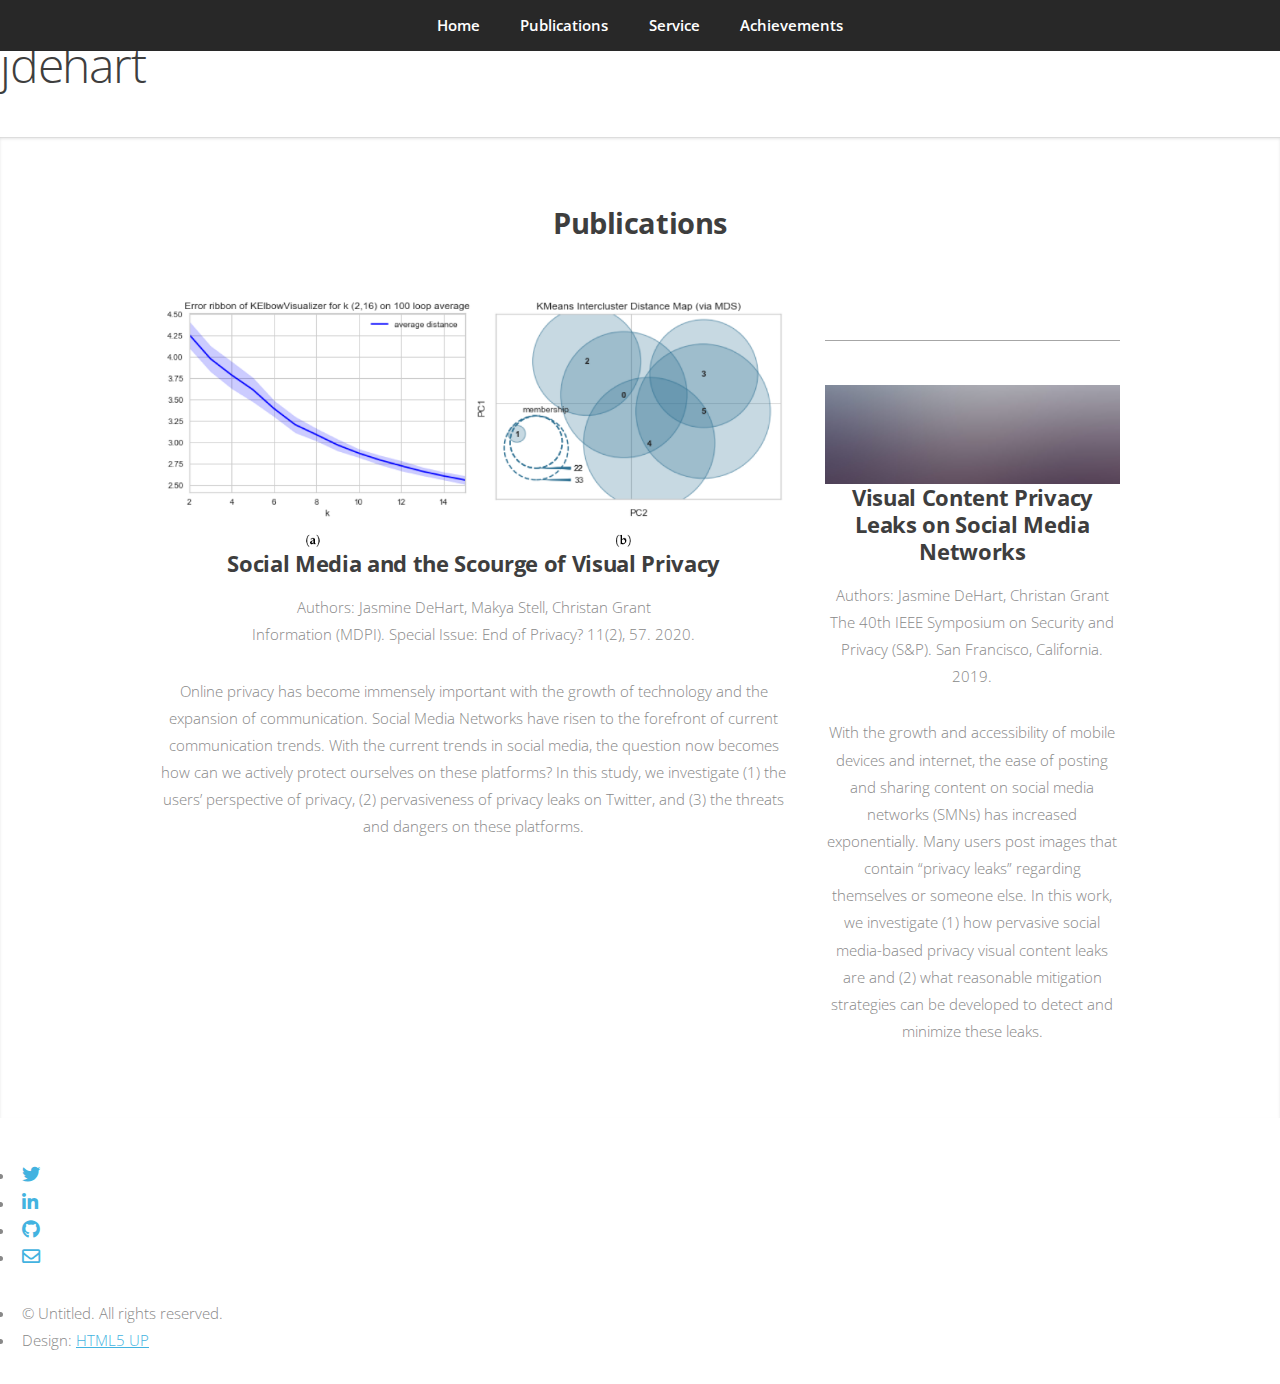
<file: right-sidebar.html>
<!DOCTYPE HTML>
<!--
	Landed by HTML5 UP
	html5up.net | @ajlkn
	Free for personal and commercial use under the CCA 3.0 license (html5up.net/license)
-->
<html>
	<head>
		<title>Jasmine DeHart -- Publications</title>
		<meta charset="utf-8" />
		<meta name="viewport" content="width=device-width, initial-scale=1, user-scalable=no" />
		<link rel="stylesheet" href="assets/css/main.css" />
		<noscript><link rel="stylesheet" href="assets/css/noscript.css" /></noscript>
	</head>
	<body class="is-preload">
		<div id="page-wrapper">

			<!-- Header -->
				<header id="header">
					<h1 id="logo"><a href="index.html">jdehart</a></h1>
					<nav id="nav">
						
							<ul>
								<li><a href="index.html">Home</a></li>
								<!-- <li><a href="#">About Me</a></li> -->
								<li><a href="right-sidebar.html">Publications</a></li>
								<li><a href="elements.html">Service</a></li>
								<li><a href="left-sidebar.html">Achievements</a></li>
		
								</ul>
						
					</nav>
				</header>

			<!-- Main -->
				<div id="main" class="wrapper style1">
					<div class="container">
						<header class="major">
							<h2>Publications</h2>
							<!-- <p>Ipsum dolor feugiat aliquam tempus sed magna lorem consequat accumsan</p> -->
						</header>
						<div class="row gtr-150">
							<div class="col-8 col-12-medium">

								<!-- Content -->
									<section id="content">
										<a href="#" class="image fit"><img src="images/information-11-00057-g001.png" alt="" /></a>
										<h3><a href = "https://www.mdpi.com/2078-2489/11/2/57">Social Media and the Scourge of Visual Privacy</a></h3>
										<p>Authors: Jasmine DeHart, Makya Stell, Christan Grant </br>
											Information (MDPI). Special Issue: End of Privacy? 11(2), 57. 2020.</p>
										<p> Online privacy has become immensely important with the growth of technology and the expansion of communication.
											Social Media Networks have risen to the forefront of current communication trends.
											With the current trends in social media, the question now becomes how can we actively protect ourselves on these platforms?
											In this study, we investigate (1) the users’ perspective of privacy, (2) pervasiveness of privacy leaks on Twitter, and (3) the threats and dangers on these platforms.  </p>


							</div>
							<div class="col-4 col-12-medium">


										<hr /> 
										<section>
											<a href="#" class="image fit"><img src="images/pic07.jpg" alt="" /></a>
											<h3><a href = "https://www.ieee-security.org/TC/SP2018/poster-abstracts/oakland2018-paper27-poster-abstract.pdf">Visual Content Privacy Leaks on Social Media Networks</a></h3>
											<p> Authors: Jasmine DeHart, Christan Grant </br>
											The 40th IEEE Symposium on Security and Privacy (S&P). San Francisco, California. 2019.</p>
											<p>  With the growth and accessibility of mobile devices and internet, the ease of posting and 
												sharing content on social media networks (SMNs) has increased exponentially.
												Many users post images that contain “privacy leaks” regarding themselves or someone else. 
												In this work, we investigate (1) how pervasive social media-based privacy visual content 
												leaks are and (2) what reasonable mitigation strategies can be developed to detect and minimize these leaks.</p>
											<!-- <footer>
												<ul class="actions">
													<li><a href="#" class="button">Learn More</a></li>
												</ul>
											</footer> -->
										<!-- </section> -->
									</section>

							</div>
						</div>
					</div>
				</div>

			<!-- Footer -->
				<footer id="footer">
					<ul class="icons">
						<li><a href="https://twitter.com/jasdehart" class="icon brands alt fa-twitter"><span class="label">Twitter</span></a></li>
						<li><a href="https://www.linkedin.com/in/jasmine-dehart-83176378" class="icon brands alt fa-linkedin-in"><span class="label">LinkedIn</span></a></li>
						<li><a href="https://github.com/jasdehart" class="icon brands alt fa-github"><span class="label">GitHub</span></a></li>
						<li><a href="mailto:dehart.jasmine@ou.edu" class="icon solid alt fa-envelope"><span class="label">Email</span></a></li>
					</ul>
					<ul class="copyright">
						<li>&copy; Untitled. All rights reserved.</li><li>Design: <a href="http://html5up.net">HTML5 UP</a></li>
					</ul>
				</footer>

		</div>

		<!-- Scripts -->
			<script src="assets/js/jquery.min.js"></script>
			<script src="assets/js/jquery.scrolly.min.js"></script>
			<script src="assets/js/jquery.dropotron.min.js"></script>
			<script src="assets/js/jquery.scrollex.min.js"></script>
			<script src="assets/js/browser.min.js"></script>
			<script src="assets/js/breakpoints.min.js"></script>
			<script src="assets/js/util.js"></script>
			<script src="assets/js/main.js"></script>

	</body>
</html>
</file>
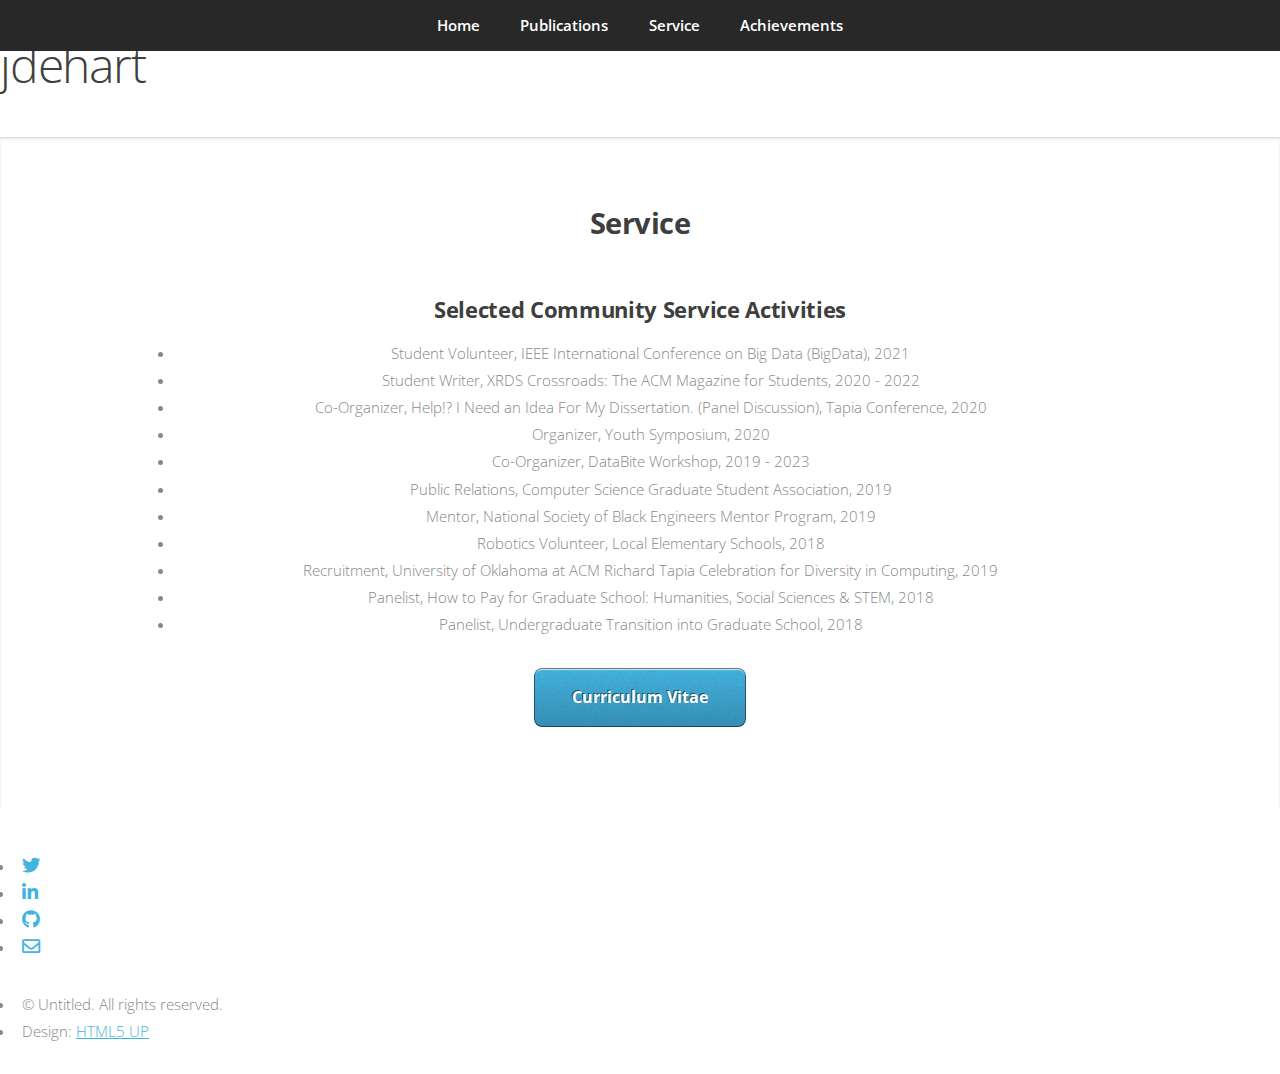
<file: service.html>
<!DOCTYPE HTML>
<!--
	Landed by HTML5 UP
	html5up.net | @ajlkn
	Free for personal and commercial use under the CCA 3.0 license (html5up.net/license)
-->
<html>
	<head>
		<title>Jasmine DeHart -- Service</title>
		<meta charset="utf-8" />
		<meta name="viewport" content="width=device-width, initial-scale=1, user-scalable=no" />
		<link rel="stylesheet" href="assets/css/main.css" />
		<noscript><link rel="stylesheet" href="assets/css/noscript.css" /></noscript>
	</head>
	<body class="is-preload">
		<div id="page-wrapper">

			<!-- Header -->
			<header id="header">
				<h1 id="logo"><a href="index.html">jdehart</a></h1>
				<nav id="nav">
					<ul>
						<li><a href="index.html">Home</a></li>
						<!-- <li><a href="#">About Me</a></li> -->
						<li><a href="pub.html">Publications</a></li>
						<li><a href="service.html">Service</a></li>
						<li><a href="achievements.html">Achievements</a></li>

						</ul>
					</nav>
				</header>

			<!-- Main -->
				<div id="main" class="wrapper style1">
					<div class="container">
						<header class="major">
							<h2>Service</h2>
							<!-- <p>Ipsum dolor feugiat aliquam tempus sed magna lorem consequat accumsan</p> -->
						</header>
						<!-- <div class="row gtr-150">
							<div class="col-4 col-12-medium">

								<!- Sidebar 
									<section id="sidebar">
										<section>
											<h3>Magna Feugiat</h3>
											<p>Sed tristique purus vitae volutpat commodo suscipit amet sed nibh. Proin a ullamcorper sed blandit. Sed tristique purus vitae volutpat commodo suscipit ullamcorper commodo suscipit amet sed nibh. Proin a ullamcorper sed blandit..</p>
											<footer>
												<ul class="actions">
													<li><a href="#" class="button">Learn More</a></li>
												</ul>
											</footer>
										</section>
										<hr />
										<section>
											<a href="#" class="image fit"><img src="images/pic06.jpg" alt="" /></a>
											<h3>Amet Lorem Tempus</h3>
											<p>Sed tristique purus vitae volutpat commodo suscipit amet sed nibh. Proin a ullamcorper sed blandit. Sed tristique purus vitae volutpat commodo suscipit ullamcorper sed blandit lorem ipsum dolore.</p>
											<footer>
												<ul class="actions">
													<li><a href="#" class="button">Learn More</a></li>
												</ul>
											</footer>
										</section>
									</section>

							</div> -->
							<div class="col-8 col-12-medium imp-medium">

								<!-- Content -->
									<section id="content">
										<!-- <a href="#" class="image fit"><img src="images/pic05.jpg" alt="" /></a> -->

										<h3>Selected Community Service Activities</h3>
										<ul>
											<li>Student Volunteer, IEEE International Conference on Big Data (BigData), 2021</li>
											<li>Student Writer, XRDS Crossroads: The ACM Magazine for Students, 2020 - 2022</li>
											<li>Co-Organizer, Help!? I Need an Idea For My Dissertation.
												(Panel Discussion), Tapia Conference, 2020</li>
											<li> Organizer, Youth Symposium, 2020</li>
											<li> Co-Organizer, DataBite Workshop, 2019 - 2023</li>
											<li> Public Relations, Computer Science Graduate Student Association, 2019 </li>
											<li> Mentor, National Society of Black Engineers Mentor Program, 2019</li>
											<li> Robotics Volunteer, Local Elementary Schools, 2018</li>
											<li>Recruitment, University of Oklahoma at ACM Richard Tapia Celebration for Diversity in Computing, 2019</li>
											<li>Panelist, How to Pay for Graduate School: Humanities, Social Sciences & STEM, 2018</li>
											<li>Panelist, Undergraduate Transition into Graduate School, 2018</li>
			
										</ul>

										<ul class="actions" style = "display: table; margin: 0 auto;">
											<li><a href="bio/dehart2023april.pdf" class="button">Curriculum Vitae</a></li>
										</ul>

									</section>

							</div>
						</div>
					</div>
				</div>

			<!-- Footer -->
				<footer id="footer">
					<ul class="icons">
						<li><a href="https://twitter.com/jasdehart" class="icon brands alt fa-twitter"><span class="label">Twitter</span></a></li>
						<li><a href="https://www.linkedin.com/in/jasmine-dehart-83176378" class="icon brands alt fa-linkedin-in"><span class="label">LinkedIn</span></a></li>
						<li><a href="https://github.com/jasdehart" class="icon brands alt fa-github"><span class="label">GitHub</span></a></li>
						<li><a href="mailto:dehart.jasmine@ou.edu" class="icon solid alt fa-envelope"><span class="label">Email</span></a></li>
					</ul>

					<ul class="copyright">
						<li>&copy; Untitled. All rights reserved.</li><li>Design: <a href="http://html5up.net">HTML5 UP</a></li>
					</ul>
				</footer>

		</div>

		<!-- Scripts -->
			<script src="assets/js/jquery.min.js"></script>
			<script src="assets/js/jquery.scrolly.min.js"></script>
			<script src="assets/js/jquery.dropotron.min.js"></script>
			<script src="assets/js/jquery.scrollex.min.js"></script>
			<script src="assets/js/browser.min.js"></script>
			<script src="assets/js/breakpoints.min.js"></script>
			<script src="assets/js/util.js"></script>
			<script src="assets/js/main.js"></script>

	</body>
</html>
</file>
<file: verison3/assets/css/noscript.css>
/*
	Landed by HTML5 UP
	html5up.net | @ajlkn
	Free for personal and commercial use under the CCA 3.0 license (html5up.net/license)
*/

/* Loader */

	body.landing.is-preload:before {
		display: none;
	}

	body.landing.is-preload:after {
		display: none;
	}
</file>
<file: assets/css/noscript.css>
/*
	Landed by HTML5 UP
	html5up.net | @ajlkn
	Free for personal and commercial use under the CCA 3.0 license (html5up.net/license)
*/

/* Loader */

	body.landing.is-preload:before {
		display: none;
	}

	body.landing.is-preload:after {
		display: none;
	}
</file>
<file: assets/css/main.css>
@import url("https://fonts.googleapis.com/css?family=Open+Sans:300,300italic,600,600italic,700");
@import url("fontawesome-all.min.css");

/*
	Miniport by HTML5 UP
	html5up.net | @ajlkn
	Free for personal and commercial use under the CCA 3.0 license (html5up.net/license)
*/

html, body, div, span, applet, object,
iframe, h1, h2, h3, h4, h5, h6, p, blockquote,
pre, a, abbr, acronym, address, big, cite,
code, del, dfn, em, img, ins, kbd, q, s, samp,
small, strike, strong, sub, sup, tt, var, b,
u, i, center, dl, dt, dd, ol, ul, li, fieldset,
form, label, legend, table, caption, tbody,
tfoot, thead, tr, th, td, article, aside,
canvas, details, embed, figure, figcaption,
footer, header, hgroup, menu, nav, output, ruby,
section, summary, time, mark, audio, video {
	margin: 0;
	padding: 0;
	border: 0;
	font-size: 100%;
	font: inherit;
	vertical-align: baseline;}

article, aside, details, figcaption, figure,
footer, header, hgroup, menu, nav, section {
	display: block;}

body {
	line-height: 1;
}

ol, ul {
	list-style: none;
}

blockquote, q {
	quotes: none;
}

	blockquote:before, blockquote:after, q:before, q:after {
		content: '';
		content: none;
	}

table {
	border-collapse: collapse;
	border-spacing: 0;
}

body {
	-webkit-text-size-adjust: none;
}

mark {
	background-color: transparent;
	color: inherit;
}

input::-moz-focus-inner {
	border: 0;
	padding: 0;
}

input, select, textarea {
	-moz-appearance: none;
	-webkit-appearance: none;
	-ms-appearance: none;
	appearance: none;
}

/* Basic */

	html {
		box-sizing: border-box;
	}

	*, *:before, *:after {
		box-sizing: inherit;
	}

	body {
		padding-top: 3.5em;
	}

		body.is-preload *, body.is-preload *:before, body.is-preload *:after {
			-moz-animation: none !important;
			-webkit-animation: none !important;
			-ms-animation: none !important;
			animation: none !important;
			-moz-transition: none !important;
			-webkit-transition: none !important;
			-ms-transition: none !important;
			transition: none !important;
		}

	body, input, textarea, select {
		font-family: 'Open Sans', sans-serif;
		line-height: 1.85em;
		color: #888;
		font-weight: 300;
		font-size: 13pt;
	}

	a {
		-moz-transition: color .2s ease-in-out;
		-webkit-transition: color .2s ease-in-out;
		-ms-transition: color .2s ease-in-out;
		transition: color .2s ease-in-out;
		color: #43B3E0;
		text-decoration: underline;
	}

		a:hover {
			color: #43bff0 !important;
		}

		a img {
			border: 0;
		}

	b, strong {
		font-weight: 600;
		color: #3e3e3e;
	}

	i, em {
		font-style: italic;
	}

	sub {
		position: relative;
		top: 0.5em;
		font-size: 0.8em;
	}

	sup {
		position: relative;
		top: -0.5em;
		font-size: 0.8em;
	}

	blockquote {
		border-left: solid 0.75em #eee;
		padding: 1em 0 1em 1.5em;
		font-style: italic;
	}

	h1, h2, h3, h4, h5, h6 {
		color: #3e3e3e;
		margin: 0 0 0.75em 0;
	}

	h1 a, h2 a, h3 a, h4 a, h5 a, h6 a {
		text-decoration: none;
		color: inherit;
	}

	h2, h3, h4, h5, h6 {
		font-weight: 700;
	}

	h1 {
		font-size: 3.25em;
		letter-spacing: -0.025em;
		font-weight: 300;
	}

		h1 strong {
			font-weight: 700;
		}

	h2 {
		font-size: 2em;
		letter-spacing: -0.015em;
	}

	h3 {
		font-size: 1.5em;
		letter-spacing: -0.015em;
	}

	em, i {
		font-style: italic;
	}

	br.clear {
		clear: both;
	}

	hr {
		border: 0;
		border-top: solid 1px #444;
		border-top-color: rgba(0, 0, 0, 0.35);
		box-shadow: 0px 1px 0px 0px rgba(255, 255, 255, 0.1);
		height: 1px;
		margin: 3em 0;
	}

	p, ul, ol, dl, table {
		margin-bottom: 2em;
	}

	header {
		margin: 0 0 3em 0;
	}

		header > p {
			font-size: 1.25em;
			margin: 0;
		}

	footer {
		margin: 3em 0 0 0;
	}

		footer > p {
			font-size: 1.25em;
		}

/* Container */

	.container {
		margin: 0 auto;
		max-width: calc(100% - 50px);
		width: 1200px;
	}

		.container.medium {
			width: 900px;
		}

		@media screen and (max-width: 1680px) {

			.container {
				width: 1200px;
			}

				.container.medium {
					width: 900px;
				}

		}

		@media screen and (max-width: 1280px) {

			.container {
				width: 960px;
			}

				.container.medium {
					width: 720px;
				}

		}

		@media screen and (max-width: 980px) {

			.container {
				width: 100%;
			}

				.container.medium {
					width: 75%;
				}

		}

		@media screen and (max-width: 736px) {

			.container {
				width: 100%;
				max-width: calc(100% - 30px);
			}

				.container.medium {
					width: 100%;
				}

		}

/* Row */

	.row {
		display: flex;
		flex-wrap: wrap;
		box-sizing: border-box;
		align-items: stretch;
	}

		.row > * {
			box-sizing: border-box;
		}

		.row.gtr-uniform > * > :last-child {
			margin-bottom: 0;
		}

		.row.aln-left {
			justify-content: flex-start;
		}

		.row.aln-center {
			justify-content: center;
		}

		.row.aln-right {
			justify-content: flex-end;
		}

		.row.aln-top {
			align-items: flex-start;
		}

		.row.aln-middle {
			align-items: center;
		}

		.row.aln-bottom {
			align-items: flex-end;
		}

		.row > .imp {
			order: -1;
		}

		.row > .col-1 {
			width: 8.33333%;
		}

		.row > .off-1 {
			margin-left: 8.33333%;
		}

		.row > .col-2 {
			width: 16.66667%;
		}

		.row > .off-2 {
			margin-left: 16.66667%;
		}

		.row > .col-3 {
			width: 25%;
		}

		.row > .off-3 {
			margin-left: 25%;
		}

		.row > .col-4 {
			width: 33.33333%;
		}

		.row > .off-4 {
			margin-left: 33.33333%;
		}

		.row > .col-5 {
			width: 41.66667%;
		}

		.row > .off-5 {
			margin-left: 41.66667%;
		}

		.row > .col-6 {
			width: 50%;
		}

		.row > .off-6 {
			margin-left: 50%;
		}

		.row > .col-7 {
			width: 58.33333%;
		}

		.row > .off-7 {
			margin-left: 58.33333%;
		}

		.row > .col-8 {
			width: 66.66667%;
		}

		.row > .off-8 {
			margin-left: 66.66667%;
		}

		.row > .col-9 {
			width: 75%;
		}

		.row > .off-9 {
			margin-left: 75%;
		}

		.row > .col-10 {
			width: 83.33333%;
		}

		.row > .off-10 {
			margin-left: 83.33333%;
		}

		.row > .col-11 {
			width: 91.66667%;
		}

		.row > .off-11 {
			margin-left: 91.66667%;
		}

		.row > .col-12 {
			width: 100%;
		}

		.row > .off-12 {
			margin-left: 100%;
		}

		.row.gtr-0 {
			margin-top: 0px;
			margin-left: 0px;
		}

			.row.gtr-0 > * {
				padding: 0px 0 0 0px;
			}

			.row.gtr-0.gtr-uniform {
				margin-top: 0px;
			}

				.row.gtr-0.gtr-uniform > * {
					padding-top: 0px;
				}

		.row.gtr-25 {
			margin-top: -6.25px;
			margin-left: -6.25px;
		}

			.row.gtr-25 > * {
				padding: 6.25px 0 0 6.25px;
			}

			.row.gtr-25.gtr-uniform {
				margin-top: -6.25px;
			}

				.row.gtr-25.gtr-uniform > * {
					padding-top: 6.25px;
				}

		.row.gtr-50 {
			margin-top: -12.5px;
			margin-left: -12.5px;
		}

			.row.gtr-50 > * {
				padding: 12.5px 0 0 12.5px;
			}

			.row.gtr-50.gtr-uniform {
				margin-top: -12.5px;
			}

				.row.gtr-50.gtr-uniform > * {
					padding-top: 12.5px;
				}

		.row {
			margin-top: -25px;
			margin-left: -25px;
		}

			.row > * {
				padding: 25px 0 0 25px;
			}

			.row.gtr-uniform {
				margin-top: -25px;
			}

				.row.gtr-uniform > * {
					padding-top: 25px;
				}

		.row.gtr-150 {
			margin-top: -37.5px;
			margin-left: -37.5px;
		}

			.row.gtr-150 > * {
				padding: 37.5px 0 0 37.5px;
			}

			.row.gtr-150.gtr-uniform {
				margin-top: -37.5px;
			}

				.row.gtr-150.gtr-uniform > * {
					padding-top: 37.5px;
				}

		.row.gtr-200 {
			margin-top: -50px;
			margin-left: -50px;
		}

			.row.gtr-200 > * {
				padding: 50px 0 0 50px;
			}

			.row.gtr-200.gtr-uniform {
				margin-top: -50px;
			}

				.row.gtr-200.gtr-uniform > * {
					padding-top: 50px;
				}

		@media screen and (max-width: 1680px) {

			.row {
				display: flex;
				flex-wrap: wrap;
				box-sizing: border-box;
				align-items: stretch;
			}

				.row > * {
					box-sizing: border-box;
				}

				.row.gtr-uniform > * > :last-child {
					margin-bottom: 0;
				}

				.row.aln-left {
					justify-content: flex-start;
				}

				.row.aln-center {
					justify-content: center;
				}

				.row.aln-right {
					justify-content: flex-end;
				}

				.row.aln-top {
					align-items: flex-start;
				}

				.row.aln-middle {
					align-items: center;
				}

				.row.aln-bottom {
					align-items: flex-end;
				}

				.row > .imp-xlarge {
					order: -1;
				}

				.row > .col-1-xlarge {
					width: 8.33333%;
				}

				.row > .off-1-xlarge {
					margin-left: 8.33333%;
				}

				.row > .col-2-xlarge {
					width: 16.66667%;
				}

				.row > .off-2-xlarge {
					margin-left: 16.66667%;
				}

				.row > .col-3-xlarge {
					width: 25%;
				}

				.row > .off-3-xlarge {
					margin-left: 25%;
				}

				.row > .col-4-xlarge {
					width: 33.33333%;
				}

				.row > .off-4-xlarge {
					margin-left: 33.33333%;
				}

				.row > .col-5-xlarge {
					width: 41.66667%;
				}

				.row > .off-5-xlarge {
					margin-left: 41.66667%;
				}

				.row > .col-6-xlarge {
					width: 50%;
				}

				.row > .off-6-xlarge {
					margin-left: 50%;
				}

				.row > .col-7-xlarge {
					width: 58.33333%;
				}

				.row > .off-7-xlarge {
					margin-left: 58.33333%;
				}

				.row > .col-8-xlarge {
					width: 66.66667%;
				}

				.row > .off-8-xlarge {
					margin-left: 66.66667%;
				}

				.row > .col-9-xlarge {
					width: 75%;
				}

				.row > .off-9-xlarge {
					margin-left: 75%;
				}

				.row > .col-10-xlarge {
					width: 83.33333%;
				}

				.row > .off-10-xlarge {
					margin-left: 83.33333%;
				}

				.row > .col-11-xlarge {
					width: 91.66667%;
				}

				.row > .off-11-xlarge {
					margin-left: 91.66667%;
				}

				.row > .col-12-xlarge {
					width: 100%;
				}

				.row > .off-12-xlarge {
					margin-left: 100%;
				}

				.row.gtr-0 {
					margin-top: 0px;
					margin-left: 0px;
				}

					.row.gtr-0 > * {
						padding: 0px 0 0 0px;
					}

					.row.gtr-0.gtr-uniform {
						margin-top: 0px;
					}

						.row.gtr-0.gtr-uniform > * {
							padding-top: 0px;
						}

				.row.gtr-25 {
					margin-top: -6.25px;
					margin-left: -6.25px;
				}

					.row.gtr-25 > * {
						padding: 6.25px 0 0 6.25px;
					}

					.row.gtr-25.gtr-uniform {
						margin-top: -6.25px;
					}

						.row.gtr-25.gtr-uniform > * {
							padding-top: 6.25px;
						}

				.row.gtr-50 {
					margin-top: -12.5px;
					margin-left: -12.5px;
				}

					.row.gtr-50 > * {
						padding: 12.5px 0 0 12.5px;
					}

					.row.gtr-50.gtr-uniform {
						margin-top: -12.5px;
					}

						.row.gtr-50.gtr-uniform > * {
							padding-top: 12.5px;
						}

				.row {
					margin-top: -25px;
					margin-left: -25px;
				}

					.row > * {
						padding: 25px 0 0 25px;
					}

					.row.gtr-uniform {
						margin-top: -25px;
					}

						.row.gtr-uniform > * {
							padding-top: 25px;
						}

				.row.gtr-150 {
					margin-top: -37.5px;
					margin-left: -37.5px;
				}

					.row.gtr-150 > * {
						padding: 37.5px 0 0 37.5px;
					}

					.row.gtr-150.gtr-uniform {
						margin-top: -37.5px;
					}

						.row.gtr-150.gtr-uniform > * {
							padding-top: 37.5px;
						}

				.row.gtr-200 {
					margin-top: -50px;
					margin-left: -50px;
				}

					.row.gtr-200 > * {
						padding: 50px 0 0 50px;
					}

					.row.gtr-200.gtr-uniform {
						margin-top: -50px;
					}

						.row.gtr-200.gtr-uniform > * {
							padding-top: 50px;
						}

		}

		@media screen and (max-width: 1280px) {

			.row {
				display: flex;
				flex-wrap: wrap;
				box-sizing: border-box;
				align-items: stretch;
			}

				.row > * {
					box-sizing: border-box;
				}

				.row.gtr-uniform > * > :last-child {
					margin-bottom: 0;
				}

				.row.aln-left {
					justify-content: flex-start;
				}

				.row.aln-center {
					justify-content: center;
				}

				.row.aln-right {
					justify-content: flex-end;
				}

				.row.aln-top {
					align-items: flex-start;
				}

				.row.aln-middle {
					align-items: center;
				}

				.row.aln-bottom {
					align-items: flex-end;
				}

				.row > .imp-large {
					order: -1;
				}

				.row > .col-1-large {
					width: 8.33333%;
				}

				.row > .off-1-large {
					margin-left: 8.33333%;
				}

				.row > .col-2-large {
					width: 16.66667%;
				}

				.row > .off-2-large {
					margin-left: 16.66667%;
				}

				.row > .col-3-large {
					width: 25%;
				}

				.row > .off-3-large {
					margin-left: 25%;
				}

				.row > .col-4-large {
					width: 33.33333%;
				}

				.row > .off-4-large {
					margin-left: 33.33333%;
				}

				.row > .col-5-large {
					width: 41.66667%;
				}

				.row > .off-5-large {
					margin-left: 41.66667%;
				}

				.row > .col-6-large {
					width: 50%;
				}

				.row > .off-6-large {
					margin-left: 50%;
				}

				.row > .col-7-large {
					width: 58.33333%;
				}

				.row > .off-7-large {
					margin-left: 58.33333%;
				}

				.row > .col-8-large {
					width: 66.66667%;
				}

				.row > .off-8-large {
					margin-left: 66.66667%;
				}

				.row > .col-9-large {
					width: 75%;
				}

				.row > .off-9-large {
					margin-left: 75%;
				}

				.row > .col-10-large {
					width: 83.33333%;
				}

				.row > .off-10-large {
					margin-left: 83.33333%;
				}

				.row > .col-11-large {
					width: 91.66667%;
				}

				.row > .off-11-large {
					margin-left: 91.66667%;
				}

				.row > .col-12-large {
					width: 100%;
				}

				.row > .off-12-large {
					margin-left: 100%;
				}

				.row.gtr-0 {
					margin-top: 0px;
					margin-left: 0px;
				}

					.row.gtr-0 > * {
						padding: 0px 0 0 0px;
					}

					.row.gtr-0.gtr-uniform {
						margin-top: 0px;
					}

						.row.gtr-0.gtr-uniform > * {
							padding-top: 0px;
						}

				.row.gtr-25 {
					margin-top: -6.25px;
					margin-left: -6.25px;
				}

					.row.gtr-25 > * {
						padding: 6.25px 0 0 6.25px;
					}

					.row.gtr-25.gtr-uniform {
						margin-top: -6.25px;
					}

						.row.gtr-25.gtr-uniform > * {
							padding-top: 6.25px;
						}

				.row.gtr-50 {
					margin-top: -12.5px;
					margin-left: -12.5px;
				}

					.row.gtr-50 > * {
						padding: 12.5px 0 0 12.5px;
					}

					.row.gtr-50.gtr-uniform {
						margin-top: -12.5px;
					}

						.row.gtr-50.gtr-uniform > * {
							padding-top: 12.5px;
						}

				.row {
					margin-top: -25px;
					margin-left: -25px;
				}

					.row > * {
						padding: 25px 0 0 25px;
					}

					.row.gtr-uniform {
						margin-top: -25px;
					}

						.row.gtr-uniform > * {
							padding-top: 25px;
						}

				.row.gtr-150 {
					margin-top: -37.5px;
					margin-left: -37.5px;
				}

					.row.gtr-150 > * {
						padding: 37.5px 0 0 37.5px;
					}

					.row.gtr-150.gtr-uniform {
						margin-top: -37.5px;
					}

						.row.gtr-150.gtr-uniform > * {
							padding-top: 37.5px;
						}

				.row.gtr-200 {
					margin-top: -50px;
					margin-left: -50px;
				}

					.row.gtr-200 > * {
						padding: 50px 0 0 50px;
					}

					.row.gtr-200.gtr-uniform {
						margin-top: -50px;
					}

						.row.gtr-200.gtr-uniform > * {
							padding-top: 50px;
						}

		}

		@media screen and (max-width: 980px) {

			.row {
				display: flex;
				flex-wrap: wrap;
				box-sizing: border-box;
				align-items: stretch;
			}

				.row > * {
					box-sizing: border-box;
				}

				.row.gtr-uniform > * > :last-child {
					margin-bottom: 0;
				}

				.row.aln-left {
					justify-content: flex-start;
				}

				.row.aln-center {
					justify-content: center;
				}

				.row.aln-right {
					justify-content: flex-end;
				}

				.row.aln-top {
					align-items: flex-start;
				}

				.row.aln-middle {
					align-items: center;
				}

				.row.aln-bottom {
					align-items: flex-end;
				}

				.row > .imp-medium {
					order: -1;
				}

				.row > .col-1-medium {
					width: 8.33333%;
				}

				.row > .off-1-medium {
					margin-left: 8.33333%;
				}

				.row > .col-2-medium {
					width: 16.66667%;
				}

				.row > .off-2-medium {
					margin-left: 16.66667%;
				}

				.row > .col-3-medium {
					width: 25%;
				}

				.row > .off-3-medium {
					margin-left: 25%;
				}

				.row > .col-4-medium {
					width: 33.33333%;
				}

				.row > .off-4-medium {
					margin-left: 33.33333%;
				}

				.row > .col-5-medium {
					width: 41.66667%;
				}

				.row > .off-5-medium {
					margin-left: 41.66667%;
				}

				.row > .col-6-medium {
					width: 50%;
				}

				.row > .off-6-medium {
					margin-left: 50%;
				}

				.row > .col-7-medium {
					width: 58.33333%;
				}

				.row > .off-7-medium {
					margin-left: 58.33333%;
				}

				.row > .col-8-medium {
					width: 66.66667%;
				}

				.row > .off-8-medium {
					margin-left: 66.66667%;
				}

				.row > .col-9-medium {
					width: 75%;
				}

				.row > .off-9-medium {
					margin-left: 75%;
				}

				.row > .col-10-medium {
					width: 83.33333%;
				}

				.row > .off-10-medium {
					margin-left: 83.33333%;
				}

				.row > .col-11-medium {
					width: 91.66667%;
				}

				.row > .off-11-medium {
					margin-left: 91.66667%;
				}

				.row > .col-12-medium {
					width: 100%;
				}

				.row > .off-12-medium {
					margin-left: 100%;
				}

				.row.gtr-0 {
					margin-top: 0px;
					margin-left: 0px;
				}

					.row.gtr-0 > * {
						padding: 0px 0 0 0px;
					}

					.row.gtr-0.gtr-uniform {
						margin-top: 0px;
					}

						.row.gtr-0.gtr-uniform > * {
							padding-top: 0px;
						}

				.row.gtr-25 {
					margin-top: -6.25px;
					margin-left: -6.25px;
				}

					.row.gtr-25 > * {
						padding: 6.25px 0 0 6.25px;
					}

					.row.gtr-25.gtr-uniform {
						margin-top: -6.25px;
					}

						.row.gtr-25.gtr-uniform > * {
							padding-top: 6.25px;
						}

				.row.gtr-50 {
					margin-top: -12.5px;
					margin-left: -12.5px;
				}

					.row.gtr-50 > * {
						padding: 12.5px 0 0 12.5px;
					}

					.row.gtr-50.gtr-uniform {
						margin-top: -12.5px;
					}

						.row.gtr-50.gtr-uniform > * {
							padding-top: 12.5px;
						}

				.row {
					margin-top: -25px;
					margin-left: -25px;
				}

					.row > * {
						padding: 25px 0 0 25px;
					}

					.row.gtr-uniform {
						margin-top: -25px;
					}

						.row.gtr-uniform > * {
							padding-top: 25px;
						}

				.row.gtr-150 {
					margin-top: -37.5px;
					margin-left: -37.5px;
				}

					.row.gtr-150 > * {
						padding: 37.5px 0 0 37.5px;
					}

					.row.gtr-150.gtr-uniform {
						margin-top: -37.5px;
					}

						.row.gtr-150.gtr-uniform > * {
							padding-top: 37.5px;
						}

				.row.gtr-200 {
					margin-top: -50px;
					margin-left: -50px;
				}

					.row.gtr-200 > * {
						padding: 50px 0 0 50px;
					}

					.row.gtr-200.gtr-uniform {
						margin-top: -50px;
					}

						.row.gtr-200.gtr-uniform > * {
							padding-top: 50px;
						}

		}

		@media screen and (max-width: 736px) {

			.row {
				display: flex;
				flex-wrap: wrap;
				box-sizing: border-box;
				align-items: stretch;
			}

				.row > * {
					box-sizing: border-box;
				}

				.row.gtr-uniform > * > :last-child {
					margin-bottom: 0;
				}

				.row.aln-left {
					justify-content: flex-start;
				}

				.row.aln-center {
					justify-content: center;
				}

				.row.aln-right {
					justify-content: flex-end;
				}

				.row.aln-top {
					align-items: flex-start;
				}

				.row.aln-middle {
					align-items: center;
				}

				.row.aln-bottom {
					align-items: flex-end;
				}

				.row > .imp-small {
					order: -1;
				}

				.row > .col-1-small {
					width: 8.33333%;
				}

				.row > .off-1-small {
					margin-left: 8.33333%;
				}

				.row > .col-2-small {
					width: 16.66667%;
				}

				.row > .off-2-small {
					margin-left: 16.66667%;
				}

				.row > .col-3-small {
					width: 25%;
				}

				.row > .off-3-small {
					margin-left: 25%;
				}

				.row > .col-4-small {
					width: 33.33333%;
				}

				.row > .off-4-small {
					margin-left: 33.33333%;
				}

				.row > .col-5-small {
					width: 41.66667%;
				}

				.row > .off-5-small {
					margin-left: 41.66667%;
				}

				.row > .col-6-small {
					width: 50%;
				}

				.row > .off-6-small {
					margin-left: 50%;
				}

				.row > .col-7-small {
					width: 58.33333%;
				}

				.row > .off-7-small {
					margin-left: 58.33333%;
				}

				.row > .col-8-small {
					width: 66.66667%;
				}

				.row > .off-8-small {
					margin-left: 66.66667%;
				}

				.row > .col-9-small {
					width: 75%;
				}

				.row > .off-9-small {
					margin-left: 75%;
				}

				.row > .col-10-small {
					width: 83.33333%;
				}

				.row > .off-10-small {
					margin-left: 83.33333%;
				}

				.row > .col-11-small {
					width: 91.66667%;
				}

				.row > .off-11-small {
					margin-left: 91.66667%;
				}

				.row > .col-12-small {
					width: 100%;
				}

				.row > .off-12-small {
					margin-left: 100%;
				}

				.row.gtr-0 {
					margin-top: 0px;
					margin-left: 0px;
				}

					.row.gtr-0 > * {
						padding: 0px 0 0 0px;
					}

					.row.gtr-0.gtr-uniform {
						margin-top: 0px;
					}

						.row.gtr-0.gtr-uniform > * {
							padding-top: 0px;
						}

				.row.gtr-25 {
					margin-top: -3.75px;
					margin-left: -3.75px;
				}

					.row.gtr-25 > * {
						padding: 3.75px 0 0 3.75px;
					}

					.row.gtr-25.gtr-uniform {
						margin-top: -3.75px;
					}

						.row.gtr-25.gtr-uniform > * {
							padding-top: 3.75px;
						}

				.row.gtr-50 {
					margin-top: -7.5px;
					margin-left: -7.5px;
				}

					.row.gtr-50 > * {
						padding: 7.5px 0 0 7.5px;
					}

					.row.gtr-50.gtr-uniform {
						margin-top: -7.5px;
					}

						.row.gtr-50.gtr-uniform > * {
							padding-top: 7.5px;
						}

				.row {
					margin-top: -15px;
					margin-left: -15px;
				}

					.row > * {
						padding: 15px 0 0 15px;
					}

					.row.gtr-uniform {
						margin-top: -15px;
					}

						.row.gtr-uniform > * {
							padding-top: 15px;
						}

				.row.gtr-150 {
					margin-top: -22.5px;
					margin-left: -22.5px;
				}

					.row.gtr-150 > * {
						padding: 22.5px 0 0 22.5px;
					}

					.row.gtr-150.gtr-uniform {
						margin-top: -22.5px;
					}

						.row.gtr-150.gtr-uniform > * {
							padding-top: 22.5px;
						}

				.row.gtr-200 {
					margin-top: -30px;
					margin-left: -30px;
				}

					.row.gtr-200 > * {
						padding: 30px 0 0 30px;
					}

					.row.gtr-200.gtr-uniform {
						margin-top: -30px;
					}

						.row.gtr-200.gtr-uniform > * {
							padding-top: 30px;
						}

		}

/* Form */

	form label {
		color: #3e3e3e;
		font-weight: 700;
		display: block;
		margin: 0 0 0.5em 0;
	}

	form input[type=text],
	form input[type=email],
	form input[type=password],
	form select,
	form textarea {
		-moz-transition: background .2s ease-in-out, box-shadow .2s ease-in-out;
		-webkit-transition: background .2s ease-in-out, box-shadow .2s ease-in-out;
		-ms-transition: background .2s ease-in-out, box-shadow .2s ease-in-out;
		transition: background .2s ease-in-out, box-shadow .2s ease-in-out;
		-webkit-appearance: none;
		display: block;
		border: 0;
		padding: 0.75em;
		font-size: 1em;
		border-radius: 8px;
		border: solid 1px #ddd;
		background: #fff;
		color: #bbb;
		box-shadow: inset 0px 2px 3px 1px rgba(0, 0, 0, 0.05), 0px 1px 0px 0px rgba(255, 255, 255, 0.025);
		width: 100%;
	}

		form input[type=text]:focus,
		form input[type=email]:focus,
		form input[type=password]:focus,
		form select:focus,
		form textarea:focus {
			background: #fafafa;
			box-shadow: inset 0px 2px 5px 0px rgba(0, 0, 0, 0.05), 0px 1px 0px 0px rgba(255, 255, 255, 0.025), inset 0px 0px 2px 1px #43bff0;
		}

	form textarea {
		height: 15em;
	}

	form .actions:last-child {
		margin-bottom: 0;
	}

	form ::-webkit-input-placeholder {
		color: #555 !important;
	}

	form :-moz-placeholder {
		color: #555 !important;
	}

	form ::-moz-placeholder {
		color: #555 !important;
	}

	form :-ms-input-placeholder {
		color: #555 !important;
	}

	form ::-moz-focus-inner {
		border: 0;
	}

/* Tables */

	table {
		width: 100%;
	}

		table.default {
			width: 100%;
		}

			table.default tr {
				border-top: solid 1px #eee;
			}

				table.default tr:first-child {
					border-top: 0;
				}

			table.default td {
				padding: 0.5em 1em 0.5em 1em;
			}

			table.default th {
				text-align: left;
				padding: 0.5em 1em 0.5em 1em;
				font-weight: 600;
				margin: 0 0 1em 0;
			}

			table.default thead {
				background: #4f4f4f;
				color: #fff;
			}

/* Section/Article */

	section, article {
		margin-bottom: 3em;
	}

	section > :last-child,
	article > :last-child,
	section:last-child,
	article:last-child {
		margin-bottom: 0;
	}

/* Image */

	.image {
		display: inline-block;
		position: relative;
	}

		.image img {
			display: block;
			width: 100%;
		}

		.image.fit {
			display: block;
			width: 100%;
		}

		.image.featured {
			display: block;
			width: 100%;
			margin: 0 0 2em 0;
		}

		.image.left {
			float: left;
			margin: 0 2em 2em 0;
		}

		.image.centered {
			display: block;
			margin: 0 0 2em 0;
		}

			.image.centered img {
				margin: 0 auto;
				width: auto;
			}

/* Button */

	input[type="button"],
	input[type="submit"],
	input[type="reset"],
	button,
	.button {
		background-image: url("images/bg.png"), -moz-linear-gradient(top, rgba(0, 0, 0, 0), rgba(0, 0, 0, 0.2));
		background-image: url("images/bg.png"), -webkit-linear-gradient(top, rgba(0, 0, 0, 0), rgba(0, 0, 0, 0.2));
		background-image: url("images/bg.png"), -ms-linear-gradient(top, rgba(0, 0, 0, 0), rgba(0, 0, 0, 0.2));
		background-image: url("images/bg.png"), linear-gradient(top, rgba(0, 0, 0, 0), rgba(0, 0, 0, 0.2));
		-moz-transition: background-color .2s ease-in-out;
		-webkit-transition: background-color .2s ease-in-out;
		-ms-transition: background-color .2s ease-in-out;
		transition: background-color .2s ease-in-out;
		-webkit-appearance: none;
		position: relative;
		display: inline-block;
		color: #fff !important;
		text-decoration: none;
		font-weight: 700;
		border: 0;
		outline: 0;
		cursor: pointer;
		border-radius: 8px;
		text-shadow: -1px -1px 0.5px rgba(0, 0, 0, 0.5);
		overflow: hidden;
		box-shadow: inset 0px 0px 0px 1px rgba(0, 0, 0, 0.5), inset 0px 2px 1px 0px rgba(255, 255, 255, 0.75);
		background-color: #43B3E0;
		padding: 1em 2.35em 1em 2.35em;
		font-size: 1.1em;
		max-width: 24em;
	}

		input[type="button"]:hover,
		input[type="submit"]:hover,
		input[type="reset"]:hover,
		button:hover,
		.button:hover {
			background-color: #43bff0;
			color: #fff !important;
		}

		input[type="button"]:active,
		input[type="submit"]:active,
		input[type="reset"]:active,
		button:active,
		.button:active {
			background-color: #3BA8D3;
			top: 1px;
		}

		input[type="button"].large,
		input[type="submit"].large,
		input[type="reset"].large,
		button.large,
		.button.large {
			font-size: 1.5em;
			letter-spacing: -0.025em;
		}

		input[type="button"].alt,
		input[type="submit"].alt,
		input[type="reset"].alt,
		button.alt,
		.button.alt {
			background-color: #444;
			box-shadow: inset 0px 0px 0px 1px #242424, inset 0px 2px 1px 0px rgba(255, 255, 255, 0.2);
		}

			input[type="button"].alt:hover,
			input[type="submit"].alt:hover,
			input[type="reset"].alt:hover,
			button.alt:hover,
			.button.alt:hover {
				background-color: #4f4f4f;
				color: #fff !important;
			}

			input[type="button"].alt:active,
			input[type="submit"].alt:active,
			input[type="reset"].alt:active,
			button.alt:active,
			.button.alt:active {
				background-color: #3f3f3f;
			}

/* List */

	ul {
		list-style: disc;
		padding-left: 1em;
	}

		ul li {
			padding-left: 0.5em;
		}

	ol {
		list-style: decimal;
		padding-left: 1.25em;
	}

		ol li {
			padding-left: 0.25em;
		}

/* Social */

	ul.social {
		cursor: default;
		margin: 0;
		list-style: none;
		padding-left: 0;
	}

		ul.social li {
			position: relative;
			display: inline-block;
			margin: 0.25em;
			top: 0;
			padding-left: 0;
		}

			ul.social li a {
				-moz-transition: top .2s ease-in-out;
				-webkit-transition: top .2s ease-in-out;
				-ms-transition: top .2s ease-in-out;
				transition: top .2s ease-in-out;
				display: block;
				width: 48px;
				height: 48px;
				border-radius: 6px;
				top: 0;
				position: relative;
			}

				ul.social li a:before {
					background-image: url("images/bg.png"), -moz-linear-gradient(top, rgba(201, 191, 191, 0.1), rgba(199, 35, 35, 0.1));
					background-image: url("images/bg.png"), -webkit-linear-gradient(top,  rgba(201, 191, 191, 0.1), rgba(199, 35, 35, 0.1));
					background-image: url("images/bg.png"), -ms-linear-gradient(top,  rgba(201, 191, 191, 0.1), rgba(199, 35, 35, 0.1));
					background-image: url("images/bg.png"), linear-gradient(top,  rgba(201, 191, 191, 0.1), rgba(199, 35, 35, 0.1));
					-moz-transition: background-color .2s ease-in-out;
					-webkit-transition: background-color .2s ease-in-out;
					-ms-transition: background-color .2s ease-in-out;
					transition: background-color .2s ease-in-out;
					background-color: #ddd;
					border-radius: 6px;
					box-shadow: inset 0px 0px 0px 1px #b4acac, inset 0px 2px 1px 0px rgba(201, 191, 191, 0.1);
					color: #92cada !important;
					display: block;
					font-size: 26px;
					height: 48px;
					line-height: 48px;
					text-align: center;
					outline: 0;
					overflow: hidden;
					text-shadow: 1px 1px 0px rgba(201, 191, 191, 0.1);
					width: 48px;
				}

				ul.social li a.fa-twitter {
					background-color: #2DAAE4;
				}

				ul.social li a.fa-facebook-f {
					background-color: #3C5A98;
				}

				ul.social li a.fa-dribbble {
					background-color: #C4376B;
				}

				ul.social li a.fa-linkedin-in {
					background-color: #006599;
				}

				ul.social li a.fa-tumblr {
					background-color: #51718A;
				}

				ul.social li a.fa-google-plus {
					background-color: #DA2713;
				}

				ul.social li a.fa-github {
					background-color: #FAFAFA;
				}

				ul.social li a.fa-rss {
					background-color: #F2600B;
				}

				ul.social li a.fa-instagram {
					background-color: #E0D7C8;
				}

				ul.social li a.fa-foursquare {
					background-color: #39A3D4;
				}

				ul.social li a.fa-skype {
					background-color: #10BEF1;
				}

				ul.social li a.fa-soundcloud {
					background-color: #FE5419;
				}

				ul.social li a.fa-youtube {
					background-color: #BF2E25;
				}

				ul.social li a.fa-blogger {
					background-color: #FF6501;
				}

				ul.social li a.fa-flickr {
					background-color: #0062DB;
				}

				ul.social li a.fa-vimeo {
					background-color: #4C8AB0;
				}

				ul.social li a:hover {
					top: -5px;
				}

					ul.social li a:hover:before {
						background-color: transparent;
					}

/* Actions */

	ul.actions {
		list-style: none;
		padding-left: 0;
	}

		ul.actions li {
			display: inline-block;
			margin: 0 0 0 1em;
			padding-left: 0;
		}

			ul.actions li:first-child {
				margin-left: 0;
			}

/* Box */

	.box {
		background: #fff;
		box-shadow: inset 0px 0px 0px 1px rgba(0, 0, 0, 0.15), 0px 2px 3px 0px rgba(0, 0, 0, 0.1);
		text-align: center;
		padding: 2em;
	}

		.box.style1 {
			padding: 3em 2em 3.5em 2em;
		}

			.box.style1 h3 {
				margin-bottom: 0.5em;
			}

		.box.style2 h3 {
			margin-bottom: 0.25em;
		}

		.box.style2 .image {
			position: relative;
			left: 2em;
			top: 2em;
			margin: -4em 0 4em -4em;
			width: auto;
		}

/* Icons */

	.icon {
		text-decoration: none;
		text-decoration: none;
	}

		.icon:before {
			-moz-osx-font-smoothing: grayscale;
			-webkit-font-smoothing: antialiased;
			display: inline-block;
			font-style: normal;
			font-variant: normal;
			text-rendering: auto;
			line-height: 1;
			text-transform: none !important;
			font-family: 'Font Awesome 5 Free';
			font-weight: 400;
		}

		.icon:before {
			font-size: 1.25em;
		}

		.icon > .label {
			display: none;
		}

		.icon.solid:before {
			font-weight: 100;
		}

		.icon.brands:before {
			font-family: 'Font Awesome 5 Brands';
		}

		.icon.featured {
			color: #EA8A95;
			display: block;
			margin: 0 0 1.5em 0;
			cursor: default;
		}

			.icon.featured:before {
				font-size: 6em;
			}

/* Wrappers */

	.wrapper {
		background-image: url("images/bg.png");
		box-shadow: inset 0px 1px 0px 0px rgba(0, 0, 0, 0.05), inset 0px 2px 3px 0px rgba(0, 0, 0, 0.1);
		padding: 8em 0 8em 0;
		text-align: center;
	}

		.wrapper.style1 {
			background-image: none;
			background-color: #fff;
		}

		.wrapper.style2 {
			background-color: #fafafa;
			text-shadow: 1px 1px 0px #fff;
		}

		.wrapper.style3 {
			background-color: #f4f4f4;
			text-shadow: 1px 1px 0px #fff;
		}

		.wrapper.style4 {
			background-color: #303030;
			color: #999;
			text-shadow: -1px -1px 0px #181818;
		}

			.wrapper.style4 h1, .wrapper.style4 h2, .wrapper.style4 h3, .wrapper.style4 h4, .wrapper.style4 h5, .wrapper.style4 h6 {
				color: #fff;
			}

			.wrapper.style4 form input[type=text],
			.wrapper.style4 form input[type=password],
			.wrapper.style4 form select,
			.wrapper.style4 form textarea {
				border: none;
				background: #282828;
			}

				.wrapper.style4 form input[type=text]:focus,
				.wrapper.style4 form input[type=password]:focus,
				.wrapper.style4 form select:focus,
				.wrapper.style4 form textarea:focus {
					background: #252525;
				}

/* Nav */

	#nav {
		background-color: #282828;
		text-align: center;
		position: fixed;
		left: 0;
		top: 0;
		width: 100%;
		z-index: 10000;
		cursor: default;
		height: 3.5em;
		line-height: 3.5em;
	}

		#nav ul {
			margin-bottom: 0;
			list-style: none;
			padding-left: 0;
		}

		#nav li {
			display: inline-block;
			padding-left: 0;
		}

		#nav a {
			-moz-transition: background-color .2s ease-in-out;
			-webkit-transition: background-color .2s ease-in-out;
			-ms-transition: background-color .2s ease-in-out;
			transition: background-color .2s ease-in-out;
			position: relative;
			display: block;
			color: #fff;
			text-decoration: none;
			outline: 0;
			font-weight: 600;
			border-radius: 8px;
			color: #fff;
			height: 2.5em;
			line-height: 2.5em;
			padding: 0 1.25em;
		}

			#nav a:hover {
				color: #fff !important;
				background: #383838;
			}

			#nav a.active {
				background: #484848;
			}

				#nav a.active:before {
					content: '';
					display: block;
					position: absolute;
					bottom: -0.6em;
					left: 50%;
					margin-left: -0.75em;
					border-left: solid 0.75em transparent;
					border-right: solid 0.75em transparent;
					border-top: solid 0.6em #282828;
				}

/* Articles */

	body > article {
		margin-bottom: 0;
	}

	#top {
		padding: 10em 0 10em 0;
		text-align: left;
	}

		#top .image {
			border-radius: 100%;
			width: 20em;
			height: 20em;
			margin: 0;
		}

			#top .image img {
				border-radius: 100%;
			}

		#top h1 {
			margin-top: 0.35em;
		}

		#top p {
			font-size: 1.5em;
			line-height: 1.75em;
		}

			#top p a {
				color: inherit;
			}

	#contact footer {
		font-size: 0.9em;
	}

/* Copyright */

	#copyright {
		color: #666;
		font-size: 1em;
		line-height: 1em;
		list-style: none;
		padding-left: 0;
		margin-bottom: 0;
	}

		#copyright li {
			display: inline-block;
			border-left: solid 1px rgba(0, 0, 0, 0.5);
			box-shadow: -1px 0px 0px 0px rgba(255, 255, 255, 0.1);
			padding: 0 0 0 1em;
			margin: 0 0 0 1em;
		}

			#copyright li:first-child {
				border: 0;
				box-shadow: none;
				padding-left: 0;
				margin-left: 0;
			}

		#copyright a {
			-moz-transition: color .2s ease-in-out;
			-webkit-transition: color .2s ease-in-out;
			-ms-transition: color .2s ease-in-out;
			transition: color .2s ease-in-out;
			color: inherit;
		}

			#copyright a:hover {
				color: #777;
			}

/* Large */

	@media screen and (max-width: 1280px) {

		/* Basic */

			body {
				font-size: 11pt;
			}

			input, textarea, select {
				font-size: 11pt;
			}

			header {
				margin: 0 0 4em 0;
			}

		/* Wrappers */

			.wrapper {
				padding: 5em 0 5em 0;
				text-align: center;
			}

				.wrapper.style4 .row-special {
					margin: 2em 0 0 0;
					padding: 2em 0 2em 0;
				}

		/* Articles */

			#top {
				padding: 8em 0;
			}

				#top .image {
					width: 24em;
					height: 24em;
					margin: 0;
				}

	}

/* Medium */

	@media screen and (max-width: 980px) {

		/* Articles */

			#top {
				text-align: center;
				padding: 5em 0;
			}

				#top .image {
					margin: 0 auto 2em auto;
				}

	}

/* Small */

	@media screen and (max-width: 736px) {

		/* Basic */

			body {
				padding-top: 44px;
			}

			body, input, textarea, select {
				line-height: 1.75em;
				font-size: 10pt;
				letter-spacing: 0;
			}

			h1, h2, h3, h4, h5, h6 {
				font-size: 1.25em;
				margin: 0 0 0.4em 0;
			}

			h1 {
				font-size: 2.25em;
				line-height: 1.25em;
			}

			header {
				margin: 0 0 2em 0;
			}

				header > p {
					font-size: 1.25em;
				}

			footer {
				margin: 2.5em 0 0 0;
			}

				footer > p {
					font-size: 1.25em;
				}

			hr {
				margin: 1.5em 0 2em 0;
			}

		/* Section/Article */

			section, article {
				clear: both;
			}

		/* Button */

			input[type="button"],
			input[type="submit"],
			input[type="reset"],
			button,
			.button {
				text-align: center;
				font-size: 1.2em;
				width: 100%;
				padding: 1em 0 1em 0;
			}

				input[type="button"].large,
				input[type="submit"].large,
				input[type="reset"].large,
				button.large,
				.button.large {
					font-size: 1.2em;
					letter-spacing: 0;
				}

		/* Social */

			ul.social {
				padding: 1em 0.5em 0 0.5em;
			}

				ul.social li {
					margin: 0.5em 0.5em 0.5em 0.5em;
				}

					ul.social li a {
						top: 0 !important;
					}

						ul.social li a:before {
							background: color #bbb !important;
						}

		/* Actions */

			ul.actions {
				margin: 0;
			}

				ul.actions li {
					display: block;
					margin: 15px 0 0 0;
				}

					ul.actions li:first-child {
						margin-top: 0;
					}

		/* Box */

			.box {
				padding: 30px 20px 30px 20px;
				margin: 0 0 20px 0 !important;
			}

				.box h3 {
					margin-bottom: 0.25em;
				}

				.box .image.centered {
					margin-bottom: 1em;
				}

				.box .image.featured {
					position: relative;
					left: 20px;
					top: 20px;
					margin: -50px 0 50px -40px;
					width: auto;
				}

				.box.style1 {
					max-width: 32em;
					margin-left: auto !important;
					margin-right: auto !important;
				}

				.box.style2 {
					max-width: 32em;
					margin-left: auto !important;
					margin-right: auto !important;
				}

		/* Wrappers */

			.wrapper {
				padding: 3em 0;
				text-align: center;
			}

		/* Nav */

			#nav {
				height: 44px;
				line-height: 44px;
			}

				#nav a {
					padding: 0 0.75em;
					height: inherit;
					line-height: inherit;
					border-radius: 0;
				}

					#nav a:hover {
						background-color: transparent;
					}

		/* Articles */

			#top {
				padding: 3em 0;
			}

				#top .image {
					width: 15em;
					height: 15em;
					margin-bottom: 0;
				}

				#top p {
					font-size: 1em;
				}

			#contact footer {
				margin: 0;
			}

		/* Copyright */

			#copyright {
				font-size: 1em;
				margin: 0;
			}

				#copyright li {
					display: block;
					margin: 1em 0 0 0;
					padding: 0;
					box-shadow: none;
					border-left: 0;
				}

					#copyright li:first-child {
						margin-top: 0;
					}

	}
</file>
<file: verison3/assets/css/main.css>
@import url("fontawesome-all.min.css");
@import url("https://fonts.googleapis.com/css?family=Roboto:100,300,100italic,300italic");

/*
	Landed by HTML5 UP
	html5up.net | @ajlkn
	Free for personal and commercial use under the CCA 3.0 license (html5up.net/license)
*/

html, body, div, span, applet, object,
iframe, h1, h2, h3, h4, h5, h6, p, blockquote,
pre, a, abbr, acronym, address, big, cite,
code, del, dfn, em, img, ins, kbd, q, s, samp,
small, strike, strong, sub, sup, tt, var, b,
u, i, center, dl, dt, dd, ol, ul, li, fieldset,
form, label, legend, table, caption, tbody,
tfoot, thead, tr, th, td, article, aside,
canvas, details, embed, figure, figcaption,
footer, header, hgroup, menu, nav, output, ruby,
section, summary, time, mark, audio, video {
	margin: 0;
	padding: 0;
	border: 0;
	font-size: 100%;
	font: inherit;
	vertical-align: baseline;}

article, aside, details, figcaption, figure,
footer, header, hgroup, menu, nav, section {
	display: block;}

body {
	line-height: 1;
}

ol, ul {
	list-style: none;
}

blockquote, q {
	quotes: none;
}

	blockquote:before, blockquote:after, q:before, q:after {
		content: '';
		content: none;
	}

table {
	border-collapse: collapse;
	border-spacing: 0;
}

body {
	-webkit-text-size-adjust: none;
}

mark {
	background-color: transparent;
	color: inherit;
}

input::-moz-focus-inner {
	border: 0;
	padding: 0;
}

input, select, textarea {
	-moz-appearance: none;
	-webkit-appearance: none;
	-ms-appearance: none;
	appearance: none;
}

/* Basic */

	html {
		box-sizing: border-box;
	}

	*, *:before, *:after {
		box-sizing: inherit;
	}

	html, body {
		background: #1c1d26;
	}

	body.is-preload *, body.is-preload *:before, body.is-preload *:after {
		-moz-animation: none !important;
		-webkit-animation: none !important;
		-ms-animation: none !important;
		animation: none !important;
		-moz-transition: none !important;
		-webkit-transition: none !important;
		-ms-transition: none !important;
		transition: none !important;
	}

	body, input, select, textarea {
		color: rgba(255, 255, 255, 0.75);
		font-family: "Roboto", Helvetica, sans-serif;
		font-size: 15pt;
		font-weight: 100;
		line-height: 1.75em;
	}

	a {
		-moz-transition: border-color 0.2s ease-in-out, color 0.2s ease-in-out;
		-webkit-transition: border-color 0.2s ease-in-out, color 0.2s ease-in-out;
		-ms-transition: border-color 0.2s ease-in-out, color 0.2s ease-in-out;
		transition: border-color 0.2s ease-in-out, color 0.2s ease-in-out;
		border-bottom: dotted 1px;
		color: #e44c65;
		text-decoration: none;
	}

		a:hover {
			color: #e44c65 !important;
			border-bottom-color: transparent;
		}

	strong, b {
		color: #ffffff;
		font-weight: 300;
	}

	em, i {
		font-style: italic;
	}

	p {
		margin: 0 0 2em 0;
	}

	h1, h2, h3, h4, h5, h6 {
		color: #ffffff;
		font-weight: 300;
		line-height: 1em;
		margin: 0 0 1em 0;
	}

		h1 a, h2 a, h3 a, h4 a, h5 a, h6 a {
			color: inherit;
			border: 0;
		}

	h2 {
		font-size: 2em;
		line-height: 1.5em;
		letter-spacing: -0.025em;
	}

	h3 {
		font-size: 1.35em;
		line-height: 1.5em;
	}

	h4 {
		font-size: 1.1em;
		line-height: 1.5em;
	}

	h5 {
		font-size: 0.9em;
		line-height: 1.5em;
	}

	h6 {
		font-size: 0.7em;
		line-height: 1.5em;
	}

	sub {
		font-size: 0.8em;
		position: relative;
		top: 0.5em;
	}

	sup {
		font-size: 0.8em;
		position: relative;
		top: -0.5em;
	}

	hr {
		border: 0;
		border-bottom: solid 1px rgba(255, 255, 255, 0.3);
		margin: 3em 0;
	}

		hr.major {
			margin: 4em 0;
		}

	blockquote {
		border-left: solid 4px rgba(255, 255, 255, 0.3);
		font-style: italic;
		margin: 0 0 2em 0;
		padding: 0.5em 0 0.5em 2em;
	}

	code {
		background: rgba(255, 255, 255, 0.075);
		border-radius: 4px;
		font-family: "Courier New", monospace;
		font-size: 0.9em;
		margin: 0 0.25em;
		padding: 0.25em 0.65em;
	}

	pre {
		-webkit-overflow-scrolling: touch;
		font-family: "Courier New", monospace;
		font-size: 0.9em;
		margin: 0 0 2em 0;
	}

		pre code {
			display: block;
			line-height: 1.75em;
			padding: 1em 1.5em;
			overflow-x: auto;
		}

	.align-left {
		text-align: left;
	}

	.align-center {
		text-align: center;
	}

	.align-right {
		text-align: right;
	}

/* Loader */

	@-moz-keyframes spinner-show {
		0% {
			opacity: 0;
		}

		100% {
			opacity: 1;
		}
	}

	@-webkit-keyframes spinner-show {
		0% {
			opacity: 0;
		}

		100% {
			opacity: 1;
		}
	}

	@-ms-keyframes spinner-show {
		0% {
			opacity: 0;
		}

		100% {
			opacity: 1;
		}
	}

	@keyframes spinner-show {
		0% {
			opacity: 0;
		}

		100% {
			opacity: 1;
		}
	}

	@-moz-keyframes spinner-hide {
		0% {
			color: rgba(255, 255, 255, 0.15);
			z-index: 100001;
			-moz-transform: scale(1) rotate(0deg);
			-webkit-transform: scale(1) rotate(0deg);
			-ms-transform: scale(1) rotate(0deg);
			transform: scale(1) rotate(0deg);
		}

		99% {
			color: #1c1d26;
			z-index: 100001;
			-moz-transform: scale(0.5) rotate(360deg);
			-webkit-transform: scale(0.5) rotate(360deg);
			-ms-transform: scale(0.5) rotate(360deg);
			transform: scale(0.5) rotate(360deg);
		}

		100% {
			color: #1c1d26;
			z-index: -1;
			-moz-transform: scale(0.5) rotate(360deg);
			-webkit-transform: scale(0.5) rotate(360deg);
			-ms-transform: scale(0.5) rotate(360deg);
			transform: scale(0.5) rotate(360deg);
		}
	}

	@-webkit-keyframes spinner-hide {
		0% {
			color: rgba(255, 255, 255, 0.15);
			z-index: 100001;
			-moz-transform: scale(1) rotate(0deg);
			-webkit-transform: scale(1) rotate(0deg);
			-ms-transform: scale(1) rotate(0deg);
			transform: scale(1) rotate(0deg);
		}

		99% {
			color: #1c1d26;
			z-index: 100001;
			-moz-transform: scale(0.5) rotate(360deg);
			-webkit-transform: scale(0.5) rotate(360deg);
			-ms-transform: scale(0.5) rotate(360deg);
			transform: scale(0.5) rotate(360deg);
		}

		100% {
			color: #1c1d26;
			z-index: -1;
			-moz-transform: scale(0.5) rotate(360deg);
			-webkit-transform: scale(0.5) rotate(360deg);
			-ms-transform: scale(0.5) rotate(360deg);
			transform: scale(0.5) rotate(360deg);
		}
	}

	@-ms-keyframes spinner-hide {
		0% {
			color: rgba(255, 255, 255, 0.15);
			z-index: 100001;
			-moz-transform: scale(1) rotate(0deg);
			-webkit-transform: scale(1) rotate(0deg);
			-ms-transform: scale(1) rotate(0deg);
			transform: scale(1) rotate(0deg);
		}

		99% {
			color: #1c1d26;
			z-index: 100001;
			-moz-transform: scale(0.5) rotate(360deg);
			-webkit-transform: scale(0.5) rotate(360deg);
			-ms-transform: scale(0.5) rotate(360deg);
			transform: scale(0.5) rotate(360deg);
		}

		100% {
			color: #1c1d26;
			z-index: -1;
			-moz-transform: scale(0.5) rotate(360deg);
			-webkit-transform: scale(0.5) rotate(360deg);
			-ms-transform: scale(0.5) rotate(360deg);
			transform: scale(0.5) rotate(360deg);
		}
	}

	@keyframes spinner-hide {
		0% {
			color: rgba(255, 255, 255, 0.15);
			z-index: 100001;
			-moz-transform: scale(1) rotate(0deg);
			-webkit-transform: scale(1) rotate(0deg);
			-ms-transform: scale(1) rotate(0deg);
			transform: scale(1) rotate(0deg);
		}

		99% {
			color: #1c1d26;
			z-index: 100001;
			-moz-transform: scale(0.5) rotate(360deg);
			-webkit-transform: scale(0.5) rotate(360deg);
			-ms-transform: scale(0.5) rotate(360deg);
			transform: scale(0.5) rotate(360deg);
		}

		100% {
			color: #1c1d26;
			z-index: -1;
			-moz-transform: scale(0.5) rotate(360deg);
			-webkit-transform: scale(0.5) rotate(360deg);
			-ms-transform: scale(0.5) rotate(360deg);
			transform: scale(0.5) rotate(360deg);
		}
	}

	@-moz-keyframes spinner-rotate {
		0% {
			-moz-transform: scale(1) rotate(0deg);
			-webkit-transform: scale(1) rotate(0deg);
			-ms-transform: scale(1) rotate(0deg);
			transform: scale(1) rotate(0deg);
		}

		100% {
			-moz-transform: scale(1) rotate(360deg);
			-webkit-transform: scale(1) rotate(360deg);
			-ms-transform: scale(1) rotate(360deg);
			transform: scale(1) rotate(360deg);
		}
	}

	@-webkit-keyframes spinner-rotate {
		0% {
			-moz-transform: scale(1) rotate(0deg);
			-webkit-transform: scale(1) rotate(0deg);
			-ms-transform: scale(1) rotate(0deg);
			transform: scale(1) rotate(0deg);
		}

		100% {
			-moz-transform: scale(1) rotate(360deg);
			-webkit-transform: scale(1) rotate(360deg);
			-ms-transform: scale(1) rotate(360deg);
			transform: scale(1) rotate(360deg);
		}
	}

	@-ms-keyframes spinner-rotate {
		0% {
			-moz-transform: scale(1) rotate(0deg);
			-webkit-transform: scale(1) rotate(0deg);
			-ms-transform: scale(1) rotate(0deg);
			transform: scale(1) rotate(0deg);
		}

		100% {
			-moz-transform: scale(1) rotate(360deg);
			-webkit-transform: scale(1) rotate(360deg);
			-ms-transform: scale(1) rotate(360deg);
			transform: scale(1) rotate(360deg);
		}
	}

	@keyframes spinner-rotate {
		0% {
			-moz-transform: scale(1) rotate(0deg);
			-webkit-transform: scale(1) rotate(0deg);
			-ms-transform: scale(1) rotate(0deg);
			transform: scale(1) rotate(0deg);
		}

		100% {
			-moz-transform: scale(1) rotate(360deg);
			-webkit-transform: scale(1) rotate(360deg);
			-ms-transform: scale(1) rotate(360deg);
			transform: scale(1) rotate(360deg);
		}
	}

	@-moz-keyframes overlay-hide {
		0% {
			opacity: 1;
			z-index: 100000;
		}

		15% {
			opacity: 1;
			z-index: 100000;
		}

		99% {
			opacity: 0;
			z-index: 100000;
		}

		100% {
			opacity: 0;
			z-index: -1;
		}
	}

	@-webkit-keyframes overlay-hide {
		0% {
			opacity: 1;
			z-index: 100000;
		}

		15% {
			opacity: 1;
			z-index: 100000;
		}

		99% {
			opacity: 0;
			z-index: 100000;
		}

		100% {
			opacity: 0;
			z-index: -1;
		}
	}

	@-ms-keyframes overlay-hide {
		0% {
			opacity: 1;
			z-index: 100000;
		}

		15% {
			opacity: 1;
			z-index: 100000;
		}

		99% {
			opacity: 0;
			z-index: 100000;
		}

		100% {
			opacity: 0;
			z-index: -1;
		}
	}

	@keyframes overlay-hide {
		0% {
			opacity: 1;
			z-index: 100000;
		}

		15% {
			opacity: 1;
			z-index: 100000;
		}

		99% {
			opacity: 0;
			z-index: 100000;
		}

		100% {
			opacity: 0;
			z-index: -1;
		}
	}

	body.landing {
		text-decoration: none;
	}

		body.landing:before {
			-moz-osx-font-smoothing: grayscale;
			-webkit-font-smoothing: antialiased;
			display: inline-block;
			font-style: normal;
			font-variant: normal;
			text-rendering: auto;
			line-height: 1;
			text-transform: none !important;
			font-family: 'Font Awesome 5 Free';
			font-weight: 900;
		}

		body.landing:before {
			-moz-animation: spinner-show 1.5s 1 0.25s ease forwards, spinner-hide 0.25s ease-in-out forwards !important;
			-webkit-animation: spinner-show 1.5s 1 0.25s ease forwards, spinner-hide 0.25s ease-in-out forwards !important;
			-ms-animation: spinner-show 1.5s 1 0.25s ease forwards, spinner-hide 0.25s ease-in-out forwards !important;
			animation: spinner-show 1.5s 1 0.25s ease forwards, spinner-hide 0.25s ease-in-out forwards !important;
			-moz-transform-origin: 50% 50%;
			-webkit-transform-origin: 50% 50%;
			-ms-transform-origin: 50% 50%;
			transform-origin: 50% 50%;
			color: rgba(255, 255, 255, 0.15);
			content: '\f1ce';
			cursor: default;
			display: block;
			font-size: 2em;
			height: 2em;
			left: 50%;
			line-height: 2em;
			margin: -1em 0 0 -1em;
			opacity: 0;
			position: fixed;
			text-align: center;
			top: 50%;
			width: 2em;
			z-index: -1;
		}

		body.landing:after {
			-moz-animation: overlay-hide 1.5s ease-in forwards !important;
			-webkit-animation: overlay-hide 1.5s ease-in forwards !important;
			-ms-animation: overlay-hide 1.5s ease-in forwards !important;
			animation: overlay-hide 1.5s ease-in forwards !important;
			background: #1c1d26;
			content: '';
			display: block;
			height: 100%;
			left: 0;
			opacity: 0;
			position: fixed;
			top: 0;
			width: 100%;
			z-index: -1;
		}

		body.landing.is-preload:before {
			-moz-animation: spinner-show 1.5s 1 0.25s ease forwards, spinner-rotate 0.75s infinite linear !important;
			-webkit-animation: spinner-show 1.5s 1 0.25s ease forwards, spinner-rotate 0.75s infinite linear !important;
			-ms-animation: spinner-show 1.5s 1 0.25s ease forwards, spinner-rotate 0.75s infinite linear !important;
			animation: spinner-show 1.5s 1 0.25s ease forwards, spinner-rotate 0.75s infinite linear !important;
			z-index: 100001;
		}

		body.landing.is-preload:after {
			-moz-animation: none !important;
			-webkit-animation: none !important;
			-ms-animation: none !important;
			animation: none !important;
			opacity: 1;
			z-index: 100000;
		}

	@media (-webkit-min-device-pixel-ratio: 2) {

		body.landing:before {
			line-height: 2.025em;
		}

	}

/* Container */

	.container {
		margin: 0 auto;
		max-width: calc(100% - 4em);
		width: 70em;
	}

		.container.xsmall {
			width: 17.5em;
		}

		.container.small {
			width: 35em;
		}

		.container.medium {
			width: 52.5em;
		}

		.container.large {
			width: 87.5em;
		}

		.container.xlarge {
			width: 105em;
		}

		.container.max {
			width: 100%;
		}

		@media screen and (max-width: 1280px) {

			.container {
				width: 90%;
				max-width: 100%;
			}

		}

		@media screen and (max-width: 980px) {

			.container {
				width: 100% !important;
			}

		}

/* Row */

	.row {
		display: flex;
		flex-wrap: wrap;
		box-sizing: border-box;
		align-items: stretch;
	}

		.row > * {
			box-sizing: border-box;
		}

		.row.gtr-uniform > * > :last-child {
			margin-bottom: 0;
		}

		.row.aln-left {
			justify-content: flex-start;
		}

		.row.aln-center {
			justify-content: center;
		}

		.row.aln-right {
			justify-content: flex-end;
		}

		.row.aln-top {
			align-items: flex-start;
		}

		.row.aln-middle {
			align-items: center;
		}

		.row.aln-bottom {
			align-items: flex-end;
		}

		.row > .imp {
			order: -1;
		}

		.row > .col-1 {
			width: 8.33333%;
		}

		.row > .off-1 {
			margin-left: 8.33333%;
		}

		.row > .col-2 {
			width: 16.66667%;
		}

		.row > .off-2 {
			margin-left: 16.66667%;
		}

		.row > .col-3 {
			width: 25%;
		}

		.row > .off-3 {
			margin-left: 25%;
		}

		.row > .col-4 {
			width: 33.33333%;
		}

		.row > .off-4 {
			margin-left: 33.33333%;
		}

		.row > .col-5 {
			width: 41.66667%;
		}

		.row > .off-5 {
			margin-left: 41.66667%;
		}

		.row > .col-6 {
			width: 50%;
		}

		.row > .off-6 {
			margin-left: 50%;
		}

		.row > .col-7 {
			width: 58.33333%;
		}

		.row > .off-7 {
			margin-left: 58.33333%;
		}

		.row > .col-8 {
			width: 66.66667%;
		}

		.row > .off-8 {
			margin-left: 66.66667%;
		}

		.row > .col-9 {
			width: 75%;
		}

		.row > .off-9 {
			margin-left: 75%;
		}

		.row > .col-10 {
			width: 83.33333%;
		}

		.row > .off-10 {
			margin-left: 83.33333%;
		}

		.row > .col-11 {
			width: 91.66667%;
		}

		.row > .off-11 {
			margin-left: 91.66667%;
		}

		.row > .col-12 {
			width: 100%;
		}

		.row > .off-12 {
			margin-left: 100%;
		}

		.row.gtr-0 {
			margin-top: 0;
			margin-left: 0em;
		}

			.row.gtr-0 > * {
				padding: 0 0 0 0em;
			}

			.row.gtr-0.gtr-uniform {
				margin-top: 0em;
			}

				.row.gtr-0.gtr-uniform > * {
					padding-top: 0em;
				}

		.row.gtr-25 {
			margin-top: 0;
			margin-left: -0.625em;
		}

			.row.gtr-25 > * {
				padding: 0 0 0 0.625em;
			}

			.row.gtr-25.gtr-uniform {
				margin-top: -0.625em;
			}

				.row.gtr-25.gtr-uniform > * {
					padding-top: 0.625em;
				}

		.row.gtr-50 {
			margin-top: 0;
			margin-left: -1.25em;
		}

			.row.gtr-50 > * {
				padding: 0 0 0 1.25em;
			}

			.row.gtr-50.gtr-uniform {
				margin-top: -1.25em;
			}

				.row.gtr-50.gtr-uniform > * {
					padding-top: 1.25em;
				}

		.row {
			margin-top: 0;
			margin-left: -2.5em;
		}

			.row > * {
				padding: 0 0 0 2.5em;
			}

			.row.gtr-uniform {
				margin-top: -2.5em;
			}

				.row.gtr-uniform > * {
					padding-top: 2.5em;
				}

		.row.gtr-150 {
			margin-top: 0;
			margin-left: -3.75em;
		}

			.row.gtr-150 > * {
				padding: 0 0 0 3.75em;
			}

			.row.gtr-150.gtr-uniform {
				margin-top: -3.75em;
			}

				.row.gtr-150.gtr-uniform > * {
					padding-top: 3.75em;
				}

		.row.gtr-200 {
			margin-top: 0;
			margin-left: -5em;
		}

			.row.gtr-200 > * {
				padding: 0 0 0 5em;
			}

			.row.gtr-200.gtr-uniform {
				margin-top: -5em;
			}

				.row.gtr-200.gtr-uniform > * {
					padding-top: 5em;
				}

		@media screen and (max-width: 1680px) {

			.row {
				display: flex;
				flex-wrap: wrap;
				box-sizing: border-box;
				align-items: stretch;
			}

				.row > * {
					box-sizing: border-box;
				}

				.row.gtr-uniform > * > :last-child {
					margin-bottom: 0;
				}

				.row.aln-left {
					justify-content: flex-start;
				}

				.row.aln-center {
					justify-content: center;
				}

				.row.aln-right {
					justify-content: flex-end;
				}

				.row.aln-top {
					align-items: flex-start;
				}

				.row.aln-middle {
					align-items: center;
				}

				.row.aln-bottom {
					align-items: flex-end;
				}

				.row > .imp-xlarge {
					order: -1;
				}

				.row > .col-1-xlarge {
					width: 8.33333%;
				}

				.row > .off-1-xlarge {
					margin-left: 8.33333%;
				}

				.row > .col-2-xlarge {
					width: 16.66667%;
				}

				.row > .off-2-xlarge {
					margin-left: 16.66667%;
				}

				.row > .col-3-xlarge {
					width: 25%;
				}

				.row > .off-3-xlarge {
					margin-left: 25%;
				}

				.row > .col-4-xlarge {
					width: 33.33333%;
				}

				.row > .off-4-xlarge {
					margin-left: 33.33333%;
				}

				.row > .col-5-xlarge {
					width: 41.66667%;
				}

				.row > .off-5-xlarge {
					margin-left: 41.66667%;
				}

				.row > .col-6-xlarge {
					width: 50%;
				}

				.row > .off-6-xlarge {
					margin-left: 50%;
				}

				.row > .col-7-xlarge {
					width: 58.33333%;
				}

				.row > .off-7-xlarge {
					margin-left: 58.33333%;
				}

				.row > .col-8-xlarge {
					width: 66.66667%;
				}

				.row > .off-8-xlarge {
					margin-left: 66.66667%;
				}

				.row > .col-9-xlarge {
					width: 75%;
				}

				.row > .off-9-xlarge {
					margin-left: 75%;
				}

				.row > .col-10-xlarge {
					width: 83.33333%;
				}

				.row > .off-10-xlarge {
					margin-left: 83.33333%;
				}

				.row > .col-11-xlarge {
					width: 91.66667%;
				}

				.row > .off-11-xlarge {
					margin-left: 91.66667%;
				}

				.row > .col-12-xlarge {
					width: 100%;
				}

				.row > .off-12-xlarge {
					margin-left: 100%;
				}

				.row.gtr-0 {
					margin-top: 0;
					margin-left: 0em;
				}

					.row.gtr-0 > * {
						padding: 0 0 0 0em;
					}

					.row.gtr-0.gtr-uniform {
						margin-top: 0em;
					}

						.row.gtr-0.gtr-uniform > * {
							padding-top: 0em;
						}

				.row.gtr-25 {
					margin-top: 0;
					margin-left: -0.625em;
				}

					.row.gtr-25 > * {
						padding: 0 0 0 0.625em;
					}

					.row.gtr-25.gtr-uniform {
						margin-top: -0.625em;
					}

						.row.gtr-25.gtr-uniform > * {
							padding-top: 0.625em;
						}

				.row.gtr-50 {
					margin-top: 0;
					margin-left: -1.25em;
				}

					.row.gtr-50 > * {
						padding: 0 0 0 1.25em;
					}

					.row.gtr-50.gtr-uniform {
						margin-top: -1.25em;
					}

						.row.gtr-50.gtr-uniform > * {
							padding-top: 1.25em;
						}

				.row {
					margin-top: 0;
					margin-left: -2.5em;
				}

					.row > * {
						padding: 0 0 0 2.5em;
					}

					.row.gtr-uniform {
						margin-top: -2.5em;
					}

						.row.gtr-uniform > * {
							padding-top: 2.5em;
						}

				.row.gtr-150 {
					margin-top: 0;
					margin-left: -3.75em;
				}

					.row.gtr-150 > * {
						padding: 0 0 0 3.75em;
					}

					.row.gtr-150.gtr-uniform {
						margin-top: -3.75em;
					}

						.row.gtr-150.gtr-uniform > * {
							padding-top: 3.75em;
						}

				.row.gtr-200 {
					margin-top: 0;
					margin-left: -5em;
				}

					.row.gtr-200 > * {
						padding: 0 0 0 5em;
					}

					.row.gtr-200.gtr-uniform {
						margin-top: -5em;
					}

						.row.gtr-200.gtr-uniform > * {
							padding-top: 5em;
						}

		}

		@media screen and (max-width: 1280px) {

			.row {
				display: flex;
				flex-wrap: wrap;
				box-sizing: border-box;
				align-items: stretch;
			}

				.row > * {
					box-sizing: border-box;
				}

				.row.gtr-uniform > * > :last-child {
					margin-bottom: 0;
				}

				.row.aln-left {
					justify-content: flex-start;
				}

				.row.aln-center {
					justify-content: center;
				}

				.row.aln-right {
					justify-content: flex-end;
				}

				.row.aln-top {
					align-items: flex-start;
				}

				.row.aln-middle {
					align-items: center;
				}

				.row.aln-bottom {
					align-items: flex-end;
				}

				.row > .imp-large {
					order: -1;
				}

				.row > .col-1-large {
					width: 8.33333%;
				}

				.row > .off-1-large {
					margin-left: 8.33333%;
				}

				.row > .col-2-large {
					width: 16.66667%;
				}

				.row > .off-2-large {
					margin-left: 16.66667%;
				}

				.row > .col-3-large {
					width: 25%;
				}

				.row > .off-3-large {
					margin-left: 25%;
				}

				.row > .col-4-large {
					width: 33.33333%;
				}

				.row > .off-4-large {
					margin-left: 33.33333%;
				}

				.row > .col-5-large {
					width: 41.66667%;
				}

				.row > .off-5-large {
					margin-left: 41.66667%;
				}

				.row > .col-6-large {
					width: 50%;
				}

				.row > .off-6-large {
					margin-left: 50%;
				}

				.row > .col-7-large {
					width: 58.33333%;
				}

				.row > .off-7-large {
					margin-left: 58.33333%;
				}

				.row > .col-8-large {
					width: 66.66667%;
				}

				.row > .off-8-large {
					margin-left: 66.66667%;
				}

				.row > .col-9-large {
					width: 75%;
				}

				.row > .off-9-large {
					margin-left: 75%;
				}

				.row > .col-10-large {
					width: 83.33333%;
				}

				.row > .off-10-large {
					margin-left: 83.33333%;
				}

				.row > .col-11-large {
					width: 91.66667%;
				}

				.row > .off-11-large {
					margin-left: 91.66667%;
				}

				.row > .col-12-large {
					width: 100%;
				}

				.row > .off-12-large {
					margin-left: 100%;
				}

				.row.gtr-0 {
					margin-top: 0;
					margin-left: 0em;
				}

					.row.gtr-0 > * {
						padding: 0 0 0 0em;
					}

					.row.gtr-0.gtr-uniform {
						margin-top: 0em;
					}

						.row.gtr-0.gtr-uniform > * {
							padding-top: 0em;
						}

				.row.gtr-25 {
					margin-top: 0;
					margin-left: -0.625em;
				}

					.row.gtr-25 > * {
						padding: 0 0 0 0.625em;
					}

					.row.gtr-25.gtr-uniform {
						margin-top: -0.625em;
					}

						.row.gtr-25.gtr-uniform > * {
							padding-top: 0.625em;
						}

				.row.gtr-50 {
					margin-top: 0;
					margin-left: -1.25em;
				}

					.row.gtr-50 > * {
						padding: 0 0 0 1.25em;
					}

					.row.gtr-50.gtr-uniform {
						margin-top: -1.25em;
					}

						.row.gtr-50.gtr-uniform > * {
							padding-top: 1.25em;
						}

				.row {
					margin-top: 0;
					margin-left: -2.5em;
				}

					.row > * {
						padding: 0 0 0 2.5em;
					}

					.row.gtr-uniform {
						margin-top: -2.5em;
					}

						.row.gtr-uniform > * {
							padding-top: 2.5em;
						}

				.row.gtr-150 {
					margin-top: 0;
					margin-left: -3.75em;
				}

					.row.gtr-150 > * {
						padding: 0 0 0 3.75em;
					}

					.row.gtr-150.gtr-uniform {
						margin-top: -3.75em;
					}

						.row.gtr-150.gtr-uniform > * {
							padding-top: 3.75em;
						}

				.row.gtr-200 {
					margin-top: 0;
					margin-left: -5em;
				}

					.row.gtr-200 > * {
						padding: 0 0 0 5em;
					}

					.row.gtr-200.gtr-uniform {
						margin-top: -5em;
					}

						.row.gtr-200.gtr-uniform > * {
							padding-top: 5em;
						}

		}

		@media screen and (max-width: 980px) {

			.row {
				display: flex;
				flex-wrap: wrap;
				box-sizing: border-box;
				align-items: stretch;
			}

				.row > * {
					box-sizing: border-box;
				}

				.row.gtr-uniform > * > :last-child {
					margin-bottom: 0;
				}

				.row.aln-left {
					justify-content: flex-start;
				}

				.row.aln-center {
					justify-content: center;
				}

				.row.aln-right {
					justify-content: flex-end;
				}

				.row.aln-top {
					align-items: flex-start;
				}

				.row.aln-middle {
					align-items: center;
				}

				.row.aln-bottom {
					align-items: flex-end;
				}

				.row > .imp-medium {
					order: -1;
				}

				.row > .col-1-medium {
					width: 8.33333%;
				}

				.row > .off-1-medium {
					margin-left: 8.33333%;
				}

				.row > .col-2-medium {
					width: 16.66667%;
				}

				.row > .off-2-medium {
					margin-left: 16.66667%;
				}

				.row > .col-3-medium {
					width: 25%;
				}

				.row > .off-3-medium {
					margin-left: 25%;
				}

				.row > .col-4-medium {
					width: 33.33333%;
				}

				.row > .off-4-medium {
					margin-left: 33.33333%;
				}

				.row > .col-5-medium {
					width: 41.66667%;
				}

				.row > .off-5-medium {
					margin-left: 41.66667%;
				}

				.row > .col-6-medium {
					width: 50%;
				}

				.row > .off-6-medium {
					margin-left: 50%;
				}

				.row > .col-7-medium {
					width: 58.33333%;
				}

				.row > .off-7-medium {
					margin-left: 58.33333%;
				}

				.row > .col-8-medium {
					width: 66.66667%;
				}

				.row > .off-8-medium {
					margin-left: 66.66667%;
				}

				.row > .col-9-medium {
					width: 75%;
				}

				.row > .off-9-medium {
					margin-left: 75%;
				}

				.row > .col-10-medium {
					width: 83.33333%;
				}

				.row > .off-10-medium {
					margin-left: 83.33333%;
				}

				.row > .col-11-medium {
					width: 91.66667%;
				}

				.row > .off-11-medium {
					margin-left: 91.66667%;
				}

				.row > .col-12-medium {
					width: 100%;
				}

				.row > .off-12-medium {
					margin-left: 100%;
				}

				.row.gtr-0 {
					margin-top: 0;
					margin-left: 0em;
				}

					.row.gtr-0 > * {
						padding: 0 0 0 0em;
					}

					.row.gtr-0.gtr-uniform {
						margin-top: 0em;
					}

						.row.gtr-0.gtr-uniform > * {
							padding-top: 0em;
						}

				.row.gtr-25 {
					margin-top: 0;
					margin-left: -0.625em;
				}

					.row.gtr-25 > * {
						padding: 0 0 0 0.625em;
					}

					.row.gtr-25.gtr-uniform {
						margin-top: -0.625em;
					}

						.row.gtr-25.gtr-uniform > * {
							padding-top: 0.625em;
						}

				.row.gtr-50 {
					margin-top: 0;
					margin-left: -1.25em;
				}

					.row.gtr-50 > * {
						padding: 0 0 0 1.25em;
					}

					.row.gtr-50.gtr-uniform {
						margin-top: -1.25em;
					}

						.row.gtr-50.gtr-uniform > * {
							padding-top: 1.25em;
						}

				.row {
					margin-top: 0;
					margin-left: -2.5em;
				}

					.row > * {
						padding: 0 0 0 2.5em;
					}

					.row.gtr-uniform {
						margin-top: -2.5em;
					}

						.row.gtr-uniform > * {
							padding-top: 2.5em;
						}

				.row.gtr-150 {
					margin-top: 0;
					margin-left: -3.75em;
				}

					.row.gtr-150 > * {
						padding: 0 0 0 3.75em;
					}

					.row.gtr-150.gtr-uniform {
						margin-top: -3.75em;
					}

						.row.gtr-150.gtr-uniform > * {
							padding-top: 3.75em;
						}

				.row.gtr-200 {
					margin-top: 0;
					margin-left: -5em;
				}

					.row.gtr-200 > * {
						padding: 0 0 0 5em;
					}

					.row.gtr-200.gtr-uniform {
						margin-top: -5em;
					}

						.row.gtr-200.gtr-uniform > * {
							padding-top: 5em;
						}

		}

		@media screen and (max-width: 736px) {

			.row {
				display: flex;
				flex-wrap: wrap;
				box-sizing: border-box;
				align-items: stretch;
			}

				.row > * {
					box-sizing: border-box;
				}

				.row.gtr-uniform > * > :last-child {
					margin-bottom: 0;
				}

				.row.aln-left {
					justify-content: flex-start;
				}

				.row.aln-center {
					justify-content: center;
				}

				.row.aln-right {
					justify-content: flex-end;
				}

				.row.aln-top {
					align-items: flex-start;
				}

				.row.aln-middle {
					align-items: center;
				}

				.row.aln-bottom {
					align-items: flex-end;
				}

				.row > .imp-small {
					order: -1;
				}

				.row > .col-1-small {
					width: 8.33333%;
				}

				.row > .off-1-small {
					margin-left: 8.33333%;
				}

				.row > .col-2-small {
					width: 16.66667%;
				}

				.row > .off-2-small {
					margin-left: 16.66667%;
				}

				.row > .col-3-small {
					width: 25%;
				}

				.row > .off-3-small {
					margin-left: 25%;
				}

				.row > .col-4-small {
					width: 33.33333%;
				}

				.row > .off-4-small {
					margin-left: 33.33333%;
				}

				.row > .col-5-small {
					width: 41.66667%;
				}

				.row > .off-5-small {
					margin-left: 41.66667%;
				}

				.row > .col-6-small {
					width: 50%;
				}

				.row > .off-6-small {
					margin-left: 50%;
				}

				.row > .col-7-small {
					width: 58.33333%;
				}

				.row > .off-7-small {
					margin-left: 58.33333%;
				}

				.row > .col-8-small {
					width: 66.66667%;
				}

				.row > .off-8-small {
					margin-left: 66.66667%;
				}

				.row > .col-9-small {
					width: 75%;
				}

				.row > .off-9-small {
					margin-left: 75%;
				}

				.row > .col-10-small {
					width: 83.33333%;
				}

				.row > .off-10-small {
					margin-left: 83.33333%;
				}

				.row > .col-11-small {
					width: 91.66667%;
				}

				.row > .off-11-small {
					margin-left: 91.66667%;
				}

				.row > .col-12-small {
					width: 100%;
				}

				.row > .off-12-small {
					margin-left: 100%;
				}

				.row.gtr-0 {
					margin-top: 0;
					margin-left: 0em;
				}

					.row.gtr-0 > * {
						padding: 0 0 0 0em;
					}

					.row.gtr-0.gtr-uniform {
						margin-top: 0em;
					}

						.row.gtr-0.gtr-uniform > * {
							padding-top: 0em;
						}

				.row.gtr-25 {
					margin-top: 0;
					margin-left: -0.625em;
				}

					.row.gtr-25 > * {
						padding: 0 0 0 0.625em;
					}

					.row.gtr-25.gtr-uniform {
						margin-top: -0.625em;
					}

						.row.gtr-25.gtr-uniform > * {
							padding-top: 0.625em;
						}

				.row.gtr-50 {
					margin-top: 0;
					margin-left: -1.25em;
				}

					.row.gtr-50 > * {
						padding: 0 0 0 1.25em;
					}

					.row.gtr-50.gtr-uniform {
						margin-top: -1.25em;
					}

						.row.gtr-50.gtr-uniform > * {
							padding-top: 1.25em;
						}

				.row {
					margin-top: 0;
					margin-left: -2.5em;
				}

					.row > * {
						padding: 0 0 0 2.5em;
					}

					.row.gtr-uniform {
						margin-top: -2.5em;
					}

						.row.gtr-uniform > * {
							padding-top: 2.5em;
						}

				.row.gtr-150 {
					margin-top: 0;
					margin-left: -3.75em;
				}

					.row.gtr-150 > * {
						padding: 0 0 0 3.75em;
					}

					.row.gtr-150.gtr-uniform {
						margin-top: -3.75em;
					}

						.row.gtr-150.gtr-uniform > * {
							padding-top: 3.75em;
						}

				.row.gtr-200 {
					margin-top: 0;
					margin-left: -5em;
				}

					.row.gtr-200 > * {
						padding: 0 0 0 5em;
					}

					.row.gtr-200.gtr-uniform {
						margin-top: -5em;
					}

						.row.gtr-200.gtr-uniform > * {
							padding-top: 5em;
						}

		}

		@media screen and (max-width: 480px) {

			.row {
				display: flex;
				flex-wrap: wrap;
				box-sizing: border-box;
				align-items: stretch;
			}

				.row > * {
					box-sizing: border-box;
				}

				.row.gtr-uniform > * > :last-child {
					margin-bottom: 0;
				}

				.row.aln-left {
					justify-content: flex-start;
				}

				.row.aln-center {
					justify-content: center;
				}

				.row.aln-right {
					justify-content: flex-end;
				}

				.row.aln-top {
					align-items: flex-start;
				}

				.row.aln-middle {
					align-items: center;
				}

				.row.aln-bottom {
					align-items: flex-end;
				}

				.row > .imp-xsmall {
					order: -1;
				}

				.row > .col-1-xsmall {
					width: 8.33333%;
				}

				.row > .off-1-xsmall {
					margin-left: 8.33333%;
				}

				.row > .col-2-xsmall {
					width: 16.66667%;
				}

				.row > .off-2-xsmall {
					margin-left: 16.66667%;
				}

				.row > .col-3-xsmall {
					width: 25%;
				}

				.row > .off-3-xsmall {
					margin-left: 25%;
				}

				.row > .col-4-xsmall {
					width: 33.33333%;
				}

				.row > .off-4-xsmall {
					margin-left: 33.33333%;
				}

				.row > .col-5-xsmall {
					width: 41.66667%;
				}

				.row > .off-5-xsmall {
					margin-left: 41.66667%;
				}

				.row > .col-6-xsmall {
					width: 50%;
				}

				.row > .off-6-xsmall {
					margin-left: 50%;
				}

				.row > .col-7-xsmall {
					width: 58.33333%;
				}

				.row > .off-7-xsmall {
					margin-left: 58.33333%;
				}

				.row > .col-8-xsmall {
					width: 66.66667%;
				}

				.row > .off-8-xsmall {
					margin-left: 66.66667%;
				}

				.row > .col-9-xsmall {
					width: 75%;
				}

				.row > .off-9-xsmall {
					margin-left: 75%;
				}

				.row > .col-10-xsmall {
					width: 83.33333%;
				}

				.row > .off-10-xsmall {
					margin-left: 83.33333%;
				}

				.row > .col-11-xsmall {
					width: 91.66667%;
				}

				.row > .off-11-xsmall {
					margin-left: 91.66667%;
				}

				.row > .col-12-xsmall {
					width: 100%;
				}

				.row > .off-12-xsmall {
					margin-left: 100%;
				}

				.row.gtr-0 {
					margin-top: 0;
					margin-left: 0em;
				}

					.row.gtr-0 > * {
						padding: 0 0 0 0em;
					}

					.row.gtr-0.gtr-uniform {
						margin-top: 0em;
					}

						.row.gtr-0.gtr-uniform > * {
							padding-top: 0em;
						}

				.row.gtr-25 {
					margin-top: 0;
					margin-left: -0.625em;
				}

					.row.gtr-25 > * {
						padding: 0 0 0 0.625em;
					}

					.row.gtr-25.gtr-uniform {
						margin-top: -0.625em;
					}

						.row.gtr-25.gtr-uniform > * {
							padding-top: 0.625em;
						}

				.row.gtr-50 {
					margin-top: 0;
					margin-left: -1.25em;
				}

					.row.gtr-50 > * {
						padding: 0 0 0 1.25em;
					}

					.row.gtr-50.gtr-uniform {
						margin-top: -1.25em;
					}

						.row.gtr-50.gtr-uniform > * {
							padding-top: 1.25em;
						}

				.row {
					margin-top: 0;
					margin-left: -2.5em;
				}

					.row > * {
						padding: 0 0 0 2.5em;
					}

					.row.gtr-uniform {
						margin-top: -2.5em;
					}

						.row.gtr-uniform > * {
							padding-top: 2.5em;
						}

				.row.gtr-150 {
					margin-top: 0;
					margin-left: -3.75em;
				}

					.row.gtr-150 > * {
						padding: 0 0 0 3.75em;
					}

					.row.gtr-150.gtr-uniform {
						margin-top: -3.75em;
					}

						.row.gtr-150.gtr-uniform > * {
							padding-top: 3.75em;
						}

				.row.gtr-200 {
					margin-top: 0;
					margin-left: -5em;
				}

					.row.gtr-200 > * {
						padding: 0 0 0 5em;
					}

					.row.gtr-200.gtr-uniform {
						margin-top: -5em;
					}

						.row.gtr-200.gtr-uniform > * {
							padding-top: 5em;
						}

		}

/* Section/Article */

	section.special, article.special {
		text-align: center;
	}

	header p {
		color: #ffffff;
		position: relative;
		margin: 0 0 1.5em 0;
	}

	header h2 + p {
		font-size: 1.25em;
		margin-top: -1em;
		line-height: 1.75em;
	}

	header h3 + p {
		font-size: 1.1em;
		margin-top: -0.8em;
		line-height: 1.75em;
	}

	header h4 + p,
	header h5 + p,
	header h6 + p {
		font-size: 0.9em;
		margin-top: -0.6em;
		line-height: 1.5em;
	}

	header.major {
		margin: 0 0 4em 0;
		position: relative;
		text-align: center;
	}

		header.major:after {
			background: #e44c65;
			content: '';
			display: inline-block;
			height: 0.2em;
			max-width: 20em;
			width: 75%;
		}

	footer.major {
		margin: 4em 0 0 0;
	}

/* Form */

	form {
		margin: 0 0 2em 0;
	}

		form.cta {
			max-width: 35em;
			margin-left: auto;
			margin-right: auto;
		}

	label {
		color: #ffffff;
		display: block;
		font-size: 0.9em;
		font-weight: 300;
		margin: 0 0 1em 0;
	}

	input[type="text"],
	input[type="password"],
	input[type="email"],
	select,
	textarea {
		-moz-appearance: none;
		-webkit-appearance: none;
		-ms-appearance: none;
		appearance: none;
		-moz-transition: border-color 0.2s ease-in-out;
		-webkit-transition: border-color 0.2s ease-in-out;
		-ms-transition: border-color 0.2s ease-in-out;
		transition: border-color 0.2s ease-in-out;
		background: transparent;
		border-radius: 4px;
		border: solid 1px rgba(255, 255, 255, 0.3);
		color: inherit;
		display: block;
		outline: 0;
		padding: 0 1em;
		text-decoration: none;
		width: 100%;
	}

		input[type="text"]:invalid,
		input[type="password"]:invalid,
		input[type="email"]:invalid,
		select:invalid,
		textarea:invalid {
			box-shadow: none;
		}

		input[type="text"]:focus,
		input[type="password"]:focus,
		input[type="email"]:focus,
		select:focus,
		textarea:focus {
			border-color: #e44c65;
		}

	select {
		background-image: url("data:image/svg+xml;charset=utf8,%3Csvg xmlns='http://www.w3.org/2000/svg' width='40' height='40' preserveAspectRatio='none' viewBox='0 0 40 40'%3E%3Cpath d='M9.4,12.3l10.4,10.4l10.4-10.4c0.2-0.2,0.5-0.4,0.9-0.4c0.3,0,0.6,0.1,0.9,0.4l3.3,3.3c0.2,0.2,0.4,0.5,0.4,0.9 c0,0.4-0.1,0.6-0.4,0.9L20.7,31.9c-0.2,0.2-0.5,0.4-0.9,0.4c-0.3,0-0.6-0.1-0.9-0.4L4.3,17.3c-0.2-0.2-0.4-0.5-0.4-0.9 c0-0.4,0.1-0.6,0.4-0.9l3.3-3.3c0.2-0.2,0.5-0.4,0.9-0.4S9.1,12.1,9.4,12.3z' fill='rgba(255, 255, 255, 0.3)' /%3E%3C/svg%3E");
		background-size: 1.25rem;
		background-repeat: no-repeat;
		background-position: calc(100% - 1rem) center;
		height: 3em;
		padding-right: 3em;
		text-overflow: ellipsis;
	}

		select option {
			color: #ffffff;
			background: #1c1d26;
		}

		select:focus::-ms-value {
			background-color: transparent;
		}

		select::-ms-expand {
			display: none;
		}

	input[type="text"],
	input[type="password"],
	input[type="email"],
	select {
		height: 3em;
	}

	textarea {
		padding: 0.75em 1em;
	}

	input[type="checkbox"],
	input[type="radio"] {
		-moz-appearance: none;
		-webkit-appearance: none;
		-ms-appearance: none;
		appearance: none;
		display: block;
		float: left;
		margin-right: -2em;
		opacity: 0;
		width: 1em;
		z-index: -1;
	}

		input[type="checkbox"] + label,
		input[type="radio"] + label {
			text-decoration: none;
			color: rgba(255, 255, 255, 0.75);
			cursor: pointer;
			display: inline-block;
			font-size: 1em;
			font-weight: 100;
			padding-left: 2.55em;
			padding-right: 0.75em;
			position: relative;
		}

			input[type="checkbox"] + label:before,
			input[type="radio"] + label:before {
				-moz-osx-font-smoothing: grayscale;
				-webkit-font-smoothing: antialiased;
				display: inline-block;
				font-style: normal;
				font-variant: normal;
				text-rendering: auto;
				line-height: 1;
				text-transform: none !important;
				font-family: 'Font Awesome 5 Free';
				font-weight: 900;
			}

			input[type="checkbox"] + label:before,
			input[type="radio"] + label:before {
				border-radius: 4px;
				border: solid 1px rgba(255, 255, 255, 0.3);
				content: '';
				display: inline-block;
				font-size: 0.8em;
				height: 2.25em;
				left: 0;
				line-height: 2.25em;
				position: absolute;
				text-align: center;
				top: 0;
				width: 2.25em;
			}

		input[type="checkbox"]:checked + label:before,
		input[type="radio"]:checked + label:before {
			background: rgba(255, 255, 255, 0.25);
			color: #ffffff;
			content: '\f00c';
		}

		input[type="checkbox"]:focus + label:before,
		input[type="radio"]:focus + label:before {
			border-color: #e44c65;
		}

	input[type="checkbox"] + label:before {
		border-radius: 4px;
	}

	input[type="radio"] + label:before {
		border-radius: 100%;
	}

	::-webkit-input-placeholder {
		color: rgba(255, 255, 255, 0.5) !important;
		opacity: 1.0;
	}

	:-moz-placeholder {
		color: rgba(255, 255, 255, 0.5) !important;
		opacity: 1.0;
	}

	::-moz-placeholder {
		color: rgba(255, 255, 255, 0.5) !important;
		opacity: 1.0;
	}

	:-ms-input-placeholder {
		color: rgba(255, 255, 255, 0.5) !important;
		opacity: 1.0;
	}

/* Box */

	.box {
		border-radius: 4px;
		border: solid 1px rgba(255, 255, 255, 0.3);
		margin-bottom: 2em;
		padding: 1.5em;
	}

		.box > :last-child,
		.box > :last-child > :last-child,
		.box > :last-child > :last-child > :last-child {
			margin-bottom: 0;
		}

		.box.alt {
			border: 0;
			border-radius: 0;
			padding: 0;
		}

/* Icon */

	.icon {
		text-decoration: none;
		border-bottom: none;
		position: relative;
	}

		.icon:before {
			-moz-osx-font-smoothing: grayscale;
			-webkit-font-smoothing: antialiased;
			display: inline-block;
			font-style: normal;
			font-variant: normal;
			text-rendering: auto;
			line-height: 1;
			text-transform: none !important;
			font-family: 'Font Awesome 5 Free';
			font-weight: 400;
		}

		.icon > .label {
			display: none;
		}

		.icon:before {
			line-height: inherit;
		}

		.icon.solid:before {
			font-weight: 900 !important;
		}

		.icon.brands:before {
			font-family: 'Font Awesome 5 Brands' !important;
		}

		.icon.alt {
			text-decoration: none;
		}

			.icon.alt:before {
				-moz-osx-font-smoothing: grayscale;
				-webkit-font-smoothing: antialiased;
				display: inline-block;
				font-style: normal;
				font-variant: normal;
				text-rendering: auto;
				line-height: 1;
				text-transform: none !important;
				font-family: 'Font Awesome 5 Free';
				font-weight: 400;
			}

			.icon.alt:before {
				color: #1c1d26 !important;
				text-shadow: 1px 0 0 #ffffff, -1px 0 0 #ffffff, 0 1px 0 #ffffff, 0 -1px 0 #ffffff;
			}

		.icon.major {
			background: #272833;
			border-radius: 100%;
			cursor: default;
			display: inline-block;
			height: 6em;
			line-height: 5.65em;
			margin: 0 0 2em 0;
			text-align: center;
			width: 6em;
		}

			.icon.major:before {
				font-size: 2.25em;
			}

			.icon.major.alt {
				text-decoration: none;
			}

				.icon.major.alt:before {
					-moz-osx-font-smoothing: grayscale;
					-webkit-font-smoothing: antialiased;
					display: inline-block;
					font-style: normal;
					font-variant: normal;
					text-rendering: auto;
					line-height: 1;
					text-transform: none !important;
					font-family: 'Font Awesome 5 Free';
					font-weight: 400;
				}

				.icon.major.alt:before {
					color: #272833 !important;
					text-shadow: 1px 0 0 #ffffff, -1px 0 0 #ffffff, 0 1px 0 #ffffff, 0 -1px 0 #ffffff;
				}

/* Image */

	.image {
		border-radius: 4px;
		border: 0;
		display: inline-block;
		position: relative;
		overflow: hidden;
	}

		.image:before {
			content: '';
			display: block;
			position: absolute;
			left: 0;
			top: 0;
			background-image: url("images/overlay.png");
			width: 100%;
			height: 100%;
			z-index: 1;
		}

		.image img {
			border-radius: 4px;
			display: block;
		}

		.image.left {
			float: left;
			margin: 0 1.5em 1em 0;
			top: 0.25em;
		}

		.image.right {
			float: right;
			margin: 0 0 1em 1.5em;
			top: 0.25em;
		}

		.image.left, .image.right {
			max-width: 40%;
		}

			.image.left img, .image.right img {
				width: 100%;
			}

		.image.fit {
			display: block;
			margin: 0 0 2em 0;
			width: 100%;
		}

			.image.fit img {
				width: 100%;
			}

/* List */

	ol {
		list-style: decimal;
		margin: 0 0 2em 0;
		padding-left: 1.25em;
	}

		ol li {
			padding-left: 0.25em;
		}

	ul {
		list-style: disc;
		margin: 0 0 2em 0;
		padding-left: 1em;
	}

		ul li {
			padding-left: 0.5em;
		}

		ul.alt {
			list-style: none;
			padding-left: 0;
		}

			ul.alt li {
				border-top: solid 1px rgba(255, 255, 255, 0.3);
				padding: 0.5em 0;
			}

				ul.alt li:first-child {
					border-top: 0;
					padding-top: 0;
				}

	dl {
		margin: 0 0 2em 0;
	}

/* Icons */

	ul.icons {
		cursor: default;
		list-style: none;
		padding-left: 0;
	}

		ul.icons li {
			display: inline-block;
			height: 2.5em;
			line-height: 2.5em;
			padding: 0 0.5em;
		}

			ul.icons li .icon {
				font-size: 0.8em;
			}

				ul.icons li .icon:before {
					font-size: 2em;
				}

/* Actions */

	ul.actions {
		display: -moz-flex;
		display: -webkit-flex;
		display: -ms-flex;
		display: flex;
		cursor: default;
		list-style: none;
		margin-left: -1em;
		padding-left: 0;
	}

		ul.actions li {
			padding: 0 0 0 1em;
			vertical-align: middle;
		}

		ul.actions.special {
			-moz-justify-content: center;
			-webkit-justify-content: center;
			-ms-justify-content: center;
			justify-content: center;
			width: 100%;
			margin-left: 0;
		}

			ul.actions.special li:first-child {
				padding-left: 0;
			}

		ul.actions.stacked {
			-moz-flex-direction: column;
			-webkit-flex-direction: column;
			-ms-flex-direction: column;
			flex-direction: column;
			margin-left: 0;
		}

			ul.actions.stacked li {
				padding: 1.3em 0 0 0;
			}

				ul.actions.stacked li:first-child {
					padding-top: 0;
				}

		ul.actions.fit {
			width: calc(100% + 1em);
		}

			ul.actions.fit li {
				-moz-flex-grow: 1;
				-webkit-flex-grow: 1;
				-ms-flex-grow: 1;
				flex-grow: 1;
				-moz-flex-shrink: 1;
				-webkit-flex-shrink: 1;
				-ms-flex-shrink: 1;
				flex-shrink: 1;
				width: 100%;
			}

				ul.actions.fit li > * {
					width: 100%;
				}

			ul.actions.fit.stacked {
				width: 100%;
			}

		@media screen and (max-width: 480px) {

			ul.actions:not(.fixed) {
				-moz-flex-direction: column;
				-webkit-flex-direction: column;
				-ms-flex-direction: column;
				flex-direction: column;
				margin-left: 0;
				width: 100% !important;
			}

				ul.actions:not(.fixed) li {
					-moz-flex-grow: 1;
					-webkit-flex-grow: 1;
					-ms-flex-grow: 1;
					flex-grow: 1;
					-moz-flex-shrink: 1;
					-webkit-flex-shrink: 1;
					-ms-flex-shrink: 1;
					flex-shrink: 1;
					padding: 1em 0 0 0;
					text-align: center;
					width: 100%;
				}

					ul.actions:not(.fixed) li > * {
						width: 100%;
					}

					ul.actions:not(.fixed) li:first-child {
						padding-top: 0;
					}

					ul.actions:not(.fixed) li input[type="submit"],
					ul.actions:not(.fixed) li input[type="reset"],
					ul.actions:not(.fixed) li input[type="button"],
					ul.actions:not(.fixed) li button,
					ul.actions:not(.fixed) li .button {
						width: 100%;
					}

						ul.actions:not(.fixed) li input[type="submit"].icon:before,
						ul.actions:not(.fixed) li input[type="reset"].icon:before,
						ul.actions:not(.fixed) li input[type="button"].icon:before,
						ul.actions:not(.fixed) li button.icon:before,
						ul.actions:not(.fixed) li .button.icon:before {
							margin-left: -0.5em;
						}

		}

/* Table */

	.table-wrapper {
		-webkit-overflow-scrolling: touch;
		overflow-x: auto;
	}

	table {
		margin: 0 0 2em 0;
		width: 100%;
	}

		table tbody tr {
			border: solid 1px rgba(255, 255, 255, 0.3);
			border-left: 0;
			border-right: 0;
		}

			table tbody tr:nth-child(2n + 1) {
				background-color: rgba(255, 255, 255, 0.075);
			}

		table td {
			padding: 0.75em 0.75em;
		}

		table th {
			color: #ffffff;
			font-size: 0.9em;
			font-weight: 300;
			padding: 0 0.75em 0.75em 0.75em;
			text-align: left;
		}

		table thead {
			border-bottom: solid 1px rgba(255, 255, 255, 0.3);
		}

		table tfoot {
			border-top: solid 1px rgba(255, 255, 255, 0.3);
		}

		table.alt {
			border-collapse: separate;
		}

			table.alt tbody tr td {
				border: solid 1px rgba(255, 255, 255, 0.3);
				border-left-width: 0;
				border-top-width: 0;
			}

				table.alt tbody tr td:first-child {
					border-left-width: 1px;
				}

			table.alt tbody tr:first-child td {
				border-top-width: 1px;
			}

			table.alt thead {
				border-bottom: 0;
			}

			table.alt tfoot {
				border-top: 0;
			}

/* Button */

	input[type="submit"],
	input[type="reset"],
	input[type="button"],
	.button {
		-moz-appearance: none;
		-webkit-appearance: none;
		-ms-appearance: none;
		appearance: none;
		-moz-transition: background-color 0.2s ease-in-out, color 0.2s ease-in-out, box-shadow 0.2s ease-in-out;
		-webkit-transition: background-color 0.2s ease-in-out, color 0.2s ease-in-out, box-shadow 0.2s ease-in-out;
		-ms-transition: background-color 0.2s ease-in-out, color 0.2s ease-in-out, box-shadow 0.2s ease-in-out;
		transition: background-color 0.2s ease-in-out, color 0.2s ease-in-out, box-shadow 0.2s ease-in-out;
		background-color: transparent;
		border-radius: 4px;
		border: 0;
		box-shadow: inset 0 0 0 1px rgba(255, 255, 255, 0.3);
		color: #ffffff !important;
		cursor: pointer;
		display: inline-block;
		font-weight: 300;
		height: 3em;
		line-height: 3em;
		padding: 0 2.25em;
		text-align: center;
		text-decoration: none;
		white-space: nowrap;
	}

		input[type="submit"]:hover, input[type="submit"]:active,
		input[type="reset"]:hover,
		input[type="reset"]:active,
		input[type="button"]:hover,
		input[type="button"]:active,
		.button:hover,
		.button:active {
			box-shadow: inset 0 0 0 1px #e44c65;
			color: #e44c65 !important;
		}

		input[type="submit"]:active,
		input[type="reset"]:active,
		input[type="button"]:active,
		.button:active {
			background-color: rgba(228, 76, 101, 0.15);
		}

		input[type="submit"].icon:before,
		input[type="reset"].icon:before,
		input[type="button"].icon:before,
		.button.icon:before {
			margin-right: 0.5em;
		}

		input[type="submit"].fit,
		input[type="reset"].fit,
		input[type="button"].fit,
		.button.fit {
			width: 100%;
		}

		input[type="submit"].small,
		input[type="reset"].small,
		input[type="button"].small,
		.button.small {
			font-size: 0.8em;
		}

		input[type="submit"].large,
		input[type="reset"].large,
		input[type="button"].large,
		.button.large {
			font-size: 1.35em;
		}

		input[type="submit"].primary,
		input[type="reset"].primary,
		input[type="button"].primary,
		.button.primary {
			background-color: #e44c65;
			box-shadow: none;
			color: #ffffff !important;
		}

			input[type="submit"].primary:hover,
			input[type="reset"].primary:hover,
			input[type="button"].primary:hover,
			.button.primary:hover {
				background-color: #e76278;
			}

			input[type="submit"].primary:active,
			input[type="reset"].primary:active,
			input[type="button"].primary:active,
			.button.primary:active {
				background-color: #e13652;
			}

		input[type="submit"].disabled, input[type="submit"]:disabled,
		input[type="reset"].disabled,
		input[type="reset"]:disabled,
		input[type="button"].disabled,
		input[type="button"]:disabled,
		.button.disabled,
		.button:disabled {
			background-color: rgba(255, 255, 255, 0.3) !important;
			box-shadow: none !important;
			color: #ffffff !important;
			cursor: default;
			opacity: 0.25;
		}

/* Goto Next */

	.goto-next {
		border: 0;
		bottom: 0;
		display: block;
		height: 5em;
		left: 50%;
		margin: 0 0 0 -5em;
		overflow: hidden;
		position: absolute;
		text-indent: 10em;
		white-space: nowrap;
		width: 10em;
		z-index: 1;
	}

		.goto-next:before {
			background-image: url("images/arrow.svg");
			background-position: center center;
			background-repeat: no-repeat;
			background-size: contain;
			content: '';
			display: block;
			height: 1.5em;
			left: 50%;
			margin: -0.75em 0 0 -1em;
			position: absolute;
			top: 50%;
			width: 2em;
			z-index: 1;
		}

/* Spotlight */

	.spotlight {
		background-attachment: fixed;
		background-position: center center;
		background-size: cover;
		box-shadow: 0 0.25em 0.5em 0 rgba(0, 0, 0, 0.25);
		height: 100vh;
		overflow: hidden;
		position: relative;
	}

		.spotlight:nth-last-of-type(1) {
			z-index: 1;
		}

		.spotlight:nth-last-of-type(2) {
			z-index: 2;
		}

		.spotlight:nth-last-of-type(3) {
			z-index: 3;
		}

		.spotlight:nth-last-of-type(4) {
			z-index: 4;
		}

		.spotlight:nth-last-of-type(5) {
			z-index: 5;
		}

		.spotlight:nth-last-of-type(6) {
			z-index: 6;
		}

		.spotlight:nth-last-of-type(7) {
			z-index: 7;
		}

		.spotlight:nth-last-of-type(8) {
			z-index: 8;
		}

		.spotlight:nth-last-of-type(9) {
			z-index: 9;
		}

		.spotlight:nth-last-of-type(10) {
			z-index: 10;
		}

		.spotlight:nth-last-of-type(11) {
			z-index: 11;
		}

		.spotlight:nth-last-of-type(12) {
			z-index: 12;
		}

		.spotlight:nth-last-of-type(13) {
			z-index: 13;
		}

		.spotlight:nth-last-of-type(14) {
			z-index: 14;
		}

		.spotlight:nth-last-of-type(15) {
			z-index: 15;
		}

		.spotlight:nth-last-of-type(16) {
			z-index: 16;
		}

		.spotlight:nth-last-of-type(17) {
			z-index: 17;
		}

		.spotlight:nth-last-of-type(18) {
			z-index: 18;
		}

		.spotlight:nth-last-of-type(19) {
			z-index: 19;
		}

		.spotlight:nth-last-of-type(20) {
			z-index: 20;
		}

		.spotlight:before {
			background-image: url("images/overlay.png");
			content: '';
			display: block;
			height: 100%;
			left: 0;
			top: 0;
			width: 100%;
		}

		.spotlight .image.main {
			display: none;
		}

			.spotlight .image.main img {
				position: relative;
			}

		.spotlight .content {
			-moz-transform: translate(0,0);
			-webkit-transform: translate(0,0);
			-ms-transform: translate(0,0);
			transform: translate(0,0);
			-moz-transition: -moz-transform 1s ease, opacity 1s ease;
			-webkit-transition: -webkit-transform 1s ease, opacity 1s ease;
			-ms-transition: -ms-transform 1s ease, opacity 1s ease;
			transition: transform 1s ease, opacity 1s ease;
			background: rgba(23, 24, 32, 0.95);
			border-style: solid;
			opacity: 1;
			position: absolute;
		}

		.spotlight .goto-next {
			-moz-transform: translate(0,0);
			-webkit-transform: translate(0,0);
			-ms-transform: translate(0,0);
			transform: translate(0,0);
			-moz-transition: -moz-transform 0.75s ease, opacity 1s ease-in;
			-webkit-transition: -webkit-transform 0.75s ease, opacity 1s ease-in;
			-ms-transition: -ms-transform 0.75s ease, opacity 1s ease-in;
			transition: transform 0.75s ease, opacity 1s ease-in;
			-moz-transition-delay: 0.5s;
			-webkit-transition-delay: 0.5s;
			-ms-transition-delay: 0.5s;
			transition-delay: 0.5s;
			opacity: 1;
		}

		.spotlight.top .content, .spotlight.bottom .content {
			left: 0;
			padding: 5.1em 0 3.1em 0;
			width: 100%;
		}

		.spotlight.top .content {
			border-bottom-width: 0.35em;
			top: 0;
		}

		.spotlight.bottom .content {
			border-top-width: 0.35em;
			bottom: 0;
		}

		.spotlight.left .content, .spotlight.right .content {
			height: 101%;
			padding: 6em 3em;
			top: 0;
			width: 28em;
		}

		.spotlight.left .content {
			border-right-width: 0.35em;
			left: 0;
		}

		.spotlight.right .content {
			border-left-width: 0.35em;
			right: 0;
		}

		.spotlight.style1 .content {
			border-color: #e44c65;
		}

		.spotlight.style2 .content {
			border-color: #5480f1;
		}

		.spotlight.style3 .content {
			border-color: #39c088;
		}

		.spotlight.inactive .content {
			opacity: 0;
		}

		.spotlight.inactive .goto-next {
			-moz-transform: translate(0,1.5em);
			-webkit-transform: translate(0,1.5em);
			-ms-transform: translate(0,1.5em);
			transform: translate(0,1.5em);
			opacity: 0;
		}

		.spotlight.inactive.top .content {
			-moz-transform: translate(0,-5em);
			-webkit-transform: translate(0,-5em);
			-ms-transform: translate(0,-5em);
			transform: translate(0,-5em);
		}

		.spotlight.inactive.bottom .content {
			-moz-transform: translate(0,5em);
			-webkit-transform: translate(0,5em);
			-ms-transform: translate(0,5em);
			transform: translate(0,5em);
		}

		.spotlight.inactive.left .content {
			-moz-transform: translate(-5em,0);
			-webkit-transform: translate(-5em,0);
			-ms-transform: translate(-5em,0);
			transform: translate(-5em,0);
		}

		.spotlight.inactive.right .content {
			-moz-transform: translate(5em,0);
			-webkit-transform: translate(5em,0);
			-ms-transform: translate(5em,0);
			transform: translate(5em,0);
		}

	body.is-touch .spotlight {
		background-attachment: scroll;
	}

/* Wrapper */

	.wrapper {
		padding: 6em 0 4em 0;
	}

		.wrapper.style2 {
			background: #e44c65;
		}

			.wrapper.style2 input[type="text"]:focus,
			.wrapper.style2 input[type="password"]:focus,
			.wrapper.style2 input[type="email"]:focus,
			.wrapper.style2 select:focus,
			.wrapper.style2 textarea:focus {
				border-color: rgba(255, 255, 255, 0.5);
			}

			.wrapper.style2 input[type="submit"]:hover, .wrapper.style2 input[type="submit"]:active,
			.wrapper.style2 input[type="reset"]:hover,
			.wrapper.style2 input[type="reset"]:active,
			.wrapper.style2 input[type="button"]:hover,
			.wrapper.style2 input[type="button"]:active,
			.wrapper.style2 .button:hover,
			.wrapper.style2 .button:active {
				background-color: rgba(255, 255, 255, 0.075) !important;
				box-shadow: inset 0 0 0 1px rgba(255, 255, 255, 0.5) !important;
				color: #ffffff !important;
			}

			.wrapper.style2 input[type="submit"]:active,
			.wrapper.style2 input[type="reset"]:active,
			.wrapper.style2 input[type="button"]:active,
			.wrapper.style2 .button:active {
				background-color: rgba(255, 255, 255, 0.25) !important;
			}

			.wrapper.style2 input[type="submit"].primary,
			.wrapper.style2 input[type="reset"].primary,
			.wrapper.style2 input[type="button"].primary,
			.wrapper.style2 .button.primary {
				background-color: #ffffff;
				color: #e44c65 !important;
			}

				.wrapper.style2 input[type="submit"].primary:hover, .wrapper.style2 input[type="submit"].primary:active,
				.wrapper.style2 input[type="reset"].primary:hover,
				.wrapper.style2 input[type="reset"].primary:active,
				.wrapper.style2 input[type="button"].primary:hover,
				.wrapper.style2 input[type="button"].primary:active,
				.wrapper.style2 .button.primary:hover,
				.wrapper.style2 .button.primary:active {
					background-color: rgba(255, 255, 255, 0.075) !important;
					box-shadow: inset 0 0 0 1px rgba(255, 255, 255, 0.5) !important;
					color: #ffffff !important;
				}

				.wrapper.style2 input[type="submit"].primary:active,
				.wrapper.style2 input[type="reset"].primary:active,
				.wrapper.style2 input[type="button"].primary:active,
				.wrapper.style2 .button.primary:active {
					background-color: rgba(255, 255, 255, 0.25) !important;
				}

		.wrapper.fade-down > .container {
			-moz-transform: translate(0,0);
			-webkit-transform: translate(0,0);
			-ms-transform: translate(0,0);
			transform: translate(0,0);
			-moz-transition: -moz-transform 1s ease, opacity 1s ease;
			-webkit-transition: -webkit-transform 1s ease, opacity 1s ease;
			-ms-transition: -ms-transform 1s ease, opacity 1s ease;
			transition: transform 1s ease, opacity 1s ease;
			opacity: 1;
		}

		.wrapper.fade-down.inactive > .container {
			-moz-transform: translate(0,-1em);
			-webkit-transform: translate(0,-1em);
			-ms-transform: translate(0,-1em);
			transform: translate(0,-1em);
			opacity: 0;
		}

		.wrapper.fade-up > .container {
			-moz-transform: translate(0,0);
			-webkit-transform: translate(0,0);
			-ms-transform: translate(0,0);
			transform: translate(0,0);
			-moz-transition: -moz-transform 1s ease, opacity 1s ease;
			-webkit-transition: -webkit-transform 1s ease, opacity 1s ease;
			-ms-transition: -ms-transform 1s ease, opacity 1s ease;
			transition: transform 1s ease, opacity 1s ease;
			opacity: 1;
		}

		.wrapper.fade-up.inactive > .container {
			-moz-transform: translate(0,1em);
			-webkit-transform: translate(0,1em);
			-ms-transform: translate(0,1em);
			transform: translate(0,1em);
			opacity: 0;
		}

		.wrapper.fade > .container {
			-moz-transition: opacity 1s ease;
			-webkit-transition: opacity 1s ease;
			-ms-transition: opacity 1s ease;
			transition: opacity 1s ease;
			opacity: 1;
		}

		.wrapper.fade.inactive > .container {
			opacity: 0;
		}

/* Dropotron */

	.dropotron {
		background: rgba(39, 40, 51, 0.965);
		border-radius: 4px;
		box-shadow: 0 0.075em 0.35em 0 rgba(0, 0, 0, 0.125);
		list-style: none;
		margin-top: calc(-0.25em + 1px);
		min-width: 12em;
		padding: 0.25em 0;
	}

		.dropotron > li {
			border-top: solid 1px rgba(255, 255, 255, 0.035);
			padding: 0;
		}

			.dropotron > li a, .dropotron > li span {
				border: 0;
				color: rgba(255, 255, 255, 0.75);
				display: block;
				padding: 0.1em 1em;
				text-decoration: none;
			}

			.dropotron > li:first-child {
				border-top: 0;
			}

			.dropotron > li.active > a, .dropotron > li.active > span {
				color: #e44c65;
			}

		.dropotron.level-0 {
			font-size: 0.8em;
			margin-top: 1em;
		}

			.dropotron.level-0:before {
				-moz-transform: rotate(45deg);
				-webkit-transform: rotate(45deg);
				-ms-transform: rotate(45deg);
				transform: rotate(45deg);
				background: #272833;
				content: '';
				display: block;
				height: 1em;
				position: absolute;
				right: 1.5em;
				top: -0.5em;
				width: 1em;
			}

	body.landing .dropotron.level-0 {
		margin-top: 0;
	}

/* Header */

	#page-wrapper {
		padding-top: 3.5em;
	}

	#header {
		background: rgba(39, 40, 51, 0.965);
		box-shadow: 0 0 0.25em 0 rgba(0, 0, 0, 0.25);
		cursor: default;
		height: 3.5em;
		left: 0;
		line-height: 3.5em;
		position: fixed;
		top: 0;
		width: 100%;
		z-index: 100;
	}

		#header h1 {
			height: inherit;
			left: 1.25em;
			line-height: inherit;
			margin: 0;
			position: absolute;
			top: 0;
		}

		#header nav {
			position: absolute;
			right: 1em;
			top: 0;
		}

			#header nav ul {
				margin: 0;
			}

				#header nav ul li {
					display: inline-block;
					margin-left: 1em;
				}

					#header nav ul li a, #header nav ul li span {
						border: 0;
						color: inherit;
						display: inline-block;
						height: inherit;
						line-height: inherit;
						outline: 0;
					}

						#header nav ul li a.button, #header nav ul li span.button {
							height: 2em;
							line-height: 2em;
							padding: 0 1.25em;
						}

						#header nav ul li a:not(.button):before, #header nav ul li span:not(.button):before {
							margin-right: 0.5em;
						}

					#header nav ul li.active > a, #header nav ul li.active > span {
						color: #e44c65;
					}

					#header nav ul li > ul {
						display: none;
					}

	body.landing #page-wrapper {
		padding-top: 0;
	}

	body.landing #header {
		background: transparent;
		box-shadow: none;
		position: absolute;
	}

/* Banner */

	#banner {
		background-attachment: fixed;
		background-color: #272833;
		background-image: url("../../images/banner.jpg");
		background-position: center center;
		background-size: cover;
		box-shadow: 0 0.25em 0.5em 0 rgba(0, 0, 0, 0.25);
		min-height: 100vh;
		position: relative;
		text-align: center;
		z-index: 21;
	}

		#banner:before {
			content: '';
			display: inline-block;
			height: 100vh;
			vertical-align: middle;
			width: 1%;
		}

		#banner:after {
			background-image: -moz-linear-gradient(top, rgba(23, 24, 32, 0.95), rgba(23, 24, 32, 0.95)), url("images/overlay.png");;
			background-image: -webkit-linear-gradient(top, rgba(23, 24, 32, 0.95), rgba(23, 24, 32, 0.95)), url("images/overlay.png");;
			background-image: -ms-linear-gradient(top, rgba(23, 24, 32, 0.95), rgba(23, 24, 32, 0.95)), url("images/overlay.png");;
			background-image: linear-gradient(top, rgba(23, 24, 32, 0.95), rgba(23, 24, 32, 0.95)), url("images/overlay.png");;
			content: '';
			display: block;
			height: 100%;
			left: 0;
			position: absolute;
			top: 0;
			width: 100%;
		}

		#banner .content {
			display: inline-block;
			margin-right: 1%;
			max-width: 95%;
			padding: 6em;
			position: relative;
			text-align: right;
			vertical-align: middle;
			z-index: 1;
		}

			#banner .content header {
				display: inline-block;
				vertical-align: middle;
			}

				#banner .content header h2 {
					font-size: 2.5em;
					margin: 0;
				}

				#banner .content header p {
					margin: 0.5em 0 0 0;
					top: 0;
				}

			#banner .content .image {
				border-radius: 100%;
				display: inline-block;
				height: 18em;
				margin-left: 3em;
				vertical-align: middle;
				width: 18em;
			}

				#banner .content .image img {
					border-radius: 100%;
					display: block;
					width: 100%;
				}

	body.is-touch #banner {
		background-attachment: scroll;
	}

/* Footer */

	#footer {
		background: #272833;
		padding: 6em 0;
		text-align: center;
	}

		#footer .icons .icon.alt {
			text-decoration: none;
		}

			#footer .icons .icon.alt:before {
				-moz-osx-font-smoothing: grayscale;
				-webkit-font-smoothing: antialiased;
				display: inline-block;
				font-style: normal;
				font-variant: normal;
				text-rendering: auto;
				line-height: 1;
				text-transform: none !important;
				font-family: 'Font Awesome 5 Free';
				font-weight: 400;
			}

			#footer .icons .icon.alt:before {
				color: #272833 !important;
				text-shadow: 1px 0 0 rgba(255, 255, 255, 0.5), -1px 0 0 rgba(255, 255, 255, 0.5), 0 1px 0 rgba(255, 255, 255, 0.5), 0 -1px 0 rgba(255, 255, 255, 0.5);
			}

		#footer .copyright {
			color: rgba(255, 255, 255, 0.5);
			font-size: 0.8em;
			line-height: 1em;
			margin: 2em 0 0 0;
			padding: 0;
			text-align: center;
		}

			#footer .copyright li {
				border-left: solid 1px rgba(255, 255, 255, 0.3);
				display: inline-block;
				list-style: none;
				margin-left: 1.5em;
				padding-left: 1.5em;
			}

				#footer .copyright li:first-child {
					border-left: 0;
					margin-left: 0;
					padding-left: 0;
				}

				#footer .copyright li a {
					color: inherit;
				}

/* XLarge */

	@media screen and (max-width: 1680px) {

		/* Basic */

			body, input, select, textarea {
				font-size: 13pt;
			}

	}

/* Large */

	@media screen and (max-width: 1280px) {

		/* Basic */

			body, input, select, textarea {
				font-size: 11.5pt;
			}

		/* Spotlight */

			.spotlight.top .content {
				padding: 3.825em 0 1.825em 0;
			}

			.spotlight.bottom .content {
				padding: 3.825em 0 2.95em 0;
			}

			.spotlight.left .content, .spotlight.right .content {
				padding: 4.5em 2.5em;
				width: 25em;
			}

		/* Wrapper */

			.wrapper {
				padding: 4.5em 0 2.5em 0;
			}

		/* Dropotron */

			.dropotron.level-0 {
				font-size: 1em;
			}

		/* Banner */

			#banner .content {
				padding: 4.5em;
			}

		/* Footer */

			#footer {
				padding: 4.5em 0;
			}

	}

/* Medium */

	@media screen and (max-width: 980px) {

		/* Basic */

			body, input, select, textarea {
				font-size: 12pt;
			}

		/* Spotlight */

			.spotlight {
				background-attachment: scroll;
				height: auto;
			}

				.spotlight .image.main {
					display: block;
					margin: 0;
					max-height: 40vh;
					overflow: hidden;
				}

				.spotlight .content {
					background-color: #1c1d26;
					border-width: 0 !important;
					border-top-width: 0.35em !important;
					bottom: auto !important;
					left: auto !important;
					padding: 4.5em 2.5em 2.5em 2.5em !important;
					position: relative;
					right: auto !important;
					text-align: center;
					top: auto !important;
					width: 100% !important;
				}

					.spotlight .content ul.actions {
						-moz-justify-content: center;
						-webkit-justify-content: center;
						-ms-justify-content: center;
						justify-content: center;
						width: 100%;
						margin-left: 0;
					}

						.spotlight .content ul.actions li:first-child {
							padding-left: 0;
						}

				.spotlight .goto-next {
					display: none;
				}

		/* Wrapper */

			.wrapper {
				padding: 4.5em 2.5em 2.5em 2.5em;
			}

		/* Banner */

			#banner {
				background-attachment: scroll;
			}

				#banner .goto-next {
					height: 7em;
				}

				#banner .content {
					padding: 9em 0;
					text-align: center;
				}

					#banner .content header {
						display: block;
						margin: 0 0 2em 0;
						text-align: center;
					}

					#banner .content .image {
						margin: 0;
					}

		/* Footer */

			#footer {
				padding: 4.5em 0;
			}

	}

/* Small */

	#navPanel, #titleBar {
		display: none;
	}

	@media screen and (max-width: 736px) {

		/* Basic */

			html, body {
				overflow-x: hidden;
			}

			body, input, select, textarea {
				font-size: 12pt;
			}

			h2 {
				font-size: 1.5em;
			}

			h3 {
				font-size: 1.2em;
			}

			h4 {
				font-size: 1em;
			}

		/* Section/Article */

			header p br {
				display: none;
			}

			header h2 + p {
				font-size: 1em;
			}

			header h3 + p {
				font-size: 1em;
			}

			header h4 + p,
			header h5 + p,
			header h6 + p {
				font-size: 0.9em;
			}

			header.major {
				margin: 0 0 2em 0;
			}

		/* Goto Next */

			.goto-next:before {
				height: 0.8em;
				margin: -0.4em 0 0 -0.6em;
				width: 1.2em;
			}

		/* Spotlight */

			.spotlight {
				box-shadow: 0 0.125em 0.5em 0 rgba(0, 0, 0, 0.25);
			}

				.spotlight .image.main {
					max-height: 60vh;
				}

				.spotlight .content {
					border-top-width: 0.2em !important;
					padding: 3.25em 1.5em 1.25em 1.5em !important;
				}

		/* Wrapper */

			.wrapper {
				padding: 3.25em 1.5em 1.25em 1.5em;
			}

		/* Header */

			#header {
				display: none;
			}

		/* Banner */

			#banner {
				box-shadow: 0 0.125em 0.5em 0 rgba(0, 0, 0, 0.25);
				min-height: calc(100vh - 44px);
			}

				#banner:before {
					height: calc(100vh - 44px);
				}

				#banner .content {
					padding: 4.0625em 1.5em 4.875em 1.5em;
				}

					#banner .content header h2 {
						font-size: 1.5em;
					}

					#banner .content .image {
						height: 9em;
						width: 9em;
					}

		/* Nav */

			#page-wrapper {
				-moz-backface-visibility: hidden;
				-webkit-backface-visibility: hidden;
				-ms-backface-visibility: hidden;
				backface-visibility: hidden;
				-moz-transition: -moz-transform 0.5s ease;
				-webkit-transition: -webkit-transform 0.5s ease;
				-ms-transition: -ms-transform 0.5s ease;
				transition: transform 0.5s ease;
				padding-bottom: 1px;
				padding-top: 44px !important;
			}

			#titleBar {
				-moz-backface-visibility: hidden;
				-webkit-backface-visibility: hidden;
				-ms-backface-visibility: hidden;
				backface-visibility: hidden;
				-moz-transition: -moz-transform 0.5s ease;
				-webkit-transition: -webkit-transform 0.5s ease;
				-ms-transition: -ms-transform 0.5s ease;
				transition: transform 0.5s ease;
				display: block;
				height: 44px;
				left: 0;
				position: fixed;
				top: 0;
				width: 100%;
				z-index: 10001;
				background: #272833;
				box-shadow: 0 0.125em 0.125em 0 rgba(0, 0, 0, 0.125);
			}

				#titleBar .title {
					color: #ffffff;
					display: block;
					font-weight: 300;
					height: 44px;
					line-height: 44px;
					text-align: center;
				}

					#titleBar .title a {
						color: inherit;
						border: 0;
					}

				#titleBar .toggle {
					text-decoration: none;
					height: 60px;
					left: 0;
					position: absolute;
					top: 0;
					width: 90px;
					outline: 0;
					border: 0;
				}

					#titleBar .toggle:before {
						-moz-osx-font-smoothing: grayscale;
						-webkit-font-smoothing: antialiased;
						display: inline-block;
						font-style: normal;
						font-variant: normal;
						text-rendering: auto;
						line-height: 1;
						text-transform: none !important;
						font-family: 'Font Awesome 5 Free';
						font-weight: 900;
					}

					#titleBar .toggle:before {
						background: #e44c65;
						color: rgba(255, 255, 255, 0.5);
						content: '\f0c9';
						display: block;
						font-size: 18px;
						height: 44px;
						left: 0;
						line-height: 44px;
						position: absolute;
						text-align: center;
						top: 0;
						width: 54px;
					}

			#navPanel {
				-moz-backface-visibility: hidden;
				-webkit-backface-visibility: hidden;
				-ms-backface-visibility: hidden;
				backface-visibility: hidden;
				-moz-transform: translateX(-275px);
				-webkit-transform: translateX(-275px);
				-ms-transform: translateX(-275px);
				transform: translateX(-275px);
				-moz-transition: -moz-transform 0.5s ease;
				-webkit-transition: -webkit-transform 0.5s ease;
				-ms-transition: -ms-transform 0.5s ease;
				transition: transform 0.5s ease;
				display: block;
				height: 100%;
				left: 0;
				overflow-y: auto;
				position: fixed;
				top: 0;
				width: 275px;
				z-index: 10002;
				background: #181920;
				padding: 0.75em 1.25em;
			}

				#navPanel .link {
					border: 0;
					border-top: solid 1px rgba(255, 255, 255, 0.05);
					color: rgba(255, 255, 255, 0.75);
					display: block;
					height: 3em;
					line-height: 3em;
					text-decoration: none;
				}

					#navPanel .link:hover {
						color: inherit !important;
					}

					#navPanel .link:first-child {
						border-top: 0;
					}

					#navPanel .link.depth-0 {
						color: #ffffff;
						font-weight: 300;
					}

					#navPanel .link .indent-1 {
						display: inline-block;
						width: 1.25em;
					}

					#navPanel .link .indent-2 {
						display: inline-block;
						width: 2.5em;
					}

					#navPanel .link .indent-3 {
						display: inline-block;
						width: 3.75em;
					}

					#navPanel .link .indent-4 {
						display: inline-block;
						width: 5em;
					}

					#navPanel .link .indent-5 {
						display: inline-block;
						width: 6.25em;
					}

			body.navPanel-visible #page-wrapper {
				-moz-transform: translateX(275px);
				-webkit-transform: translateX(275px);
				-ms-transform: translateX(275px);
				transform: translateX(275px);
			}

			body.navPanel-visible #titleBar {
				-moz-transform: translateX(275px);
				-webkit-transform: translateX(275px);
				-ms-transform: translateX(275px);
				transform: translateX(275px);
			}

			body.navPanel-visible #navPanel {
				-moz-transform: translateX(0);
				-webkit-transform: translateX(0);
				-ms-transform: translateX(0);
				transform: translateX(0);
			}

		/* Footer */

			#footer {
				padding: 3.25em 1.5em;
			}

	}

/* XSmall */

	@media screen and (max-width: 480px) {

		/* Basic */

			html, body {
				min-width: 320px;
			}

			body, input, select, textarea {
				font-size: 12pt;
			}

		/* Button */

			input[type="submit"],
			input[type="reset"],
			input[type="button"],
			.button {
				padding: 0;
			}

		/* Spotlight */

			.spotlight .image.main {
				max-height: 50vh;
			}

			.spotlight .content {
				padding: 3em 1.25em 1em 1.25em !important;
			}

		/* Wrapper */

			.wrapper {
				padding: 3em 1.25em 1em 1.25em;
			}

		/* Banner */

			#banner .content {
				padding: 3em 1.5625em 5.25em 1.5625em;
			}

		/* Footer */

			#footer {
				padding: 3em 1.25em;
			}

				#footer .copyright {
					line-height: inherit;
				}

					#footer .copyright li {
						border-left: 0;
						display: block;
						margin: 0;
						padding: 0;
					}

	}
</file>
